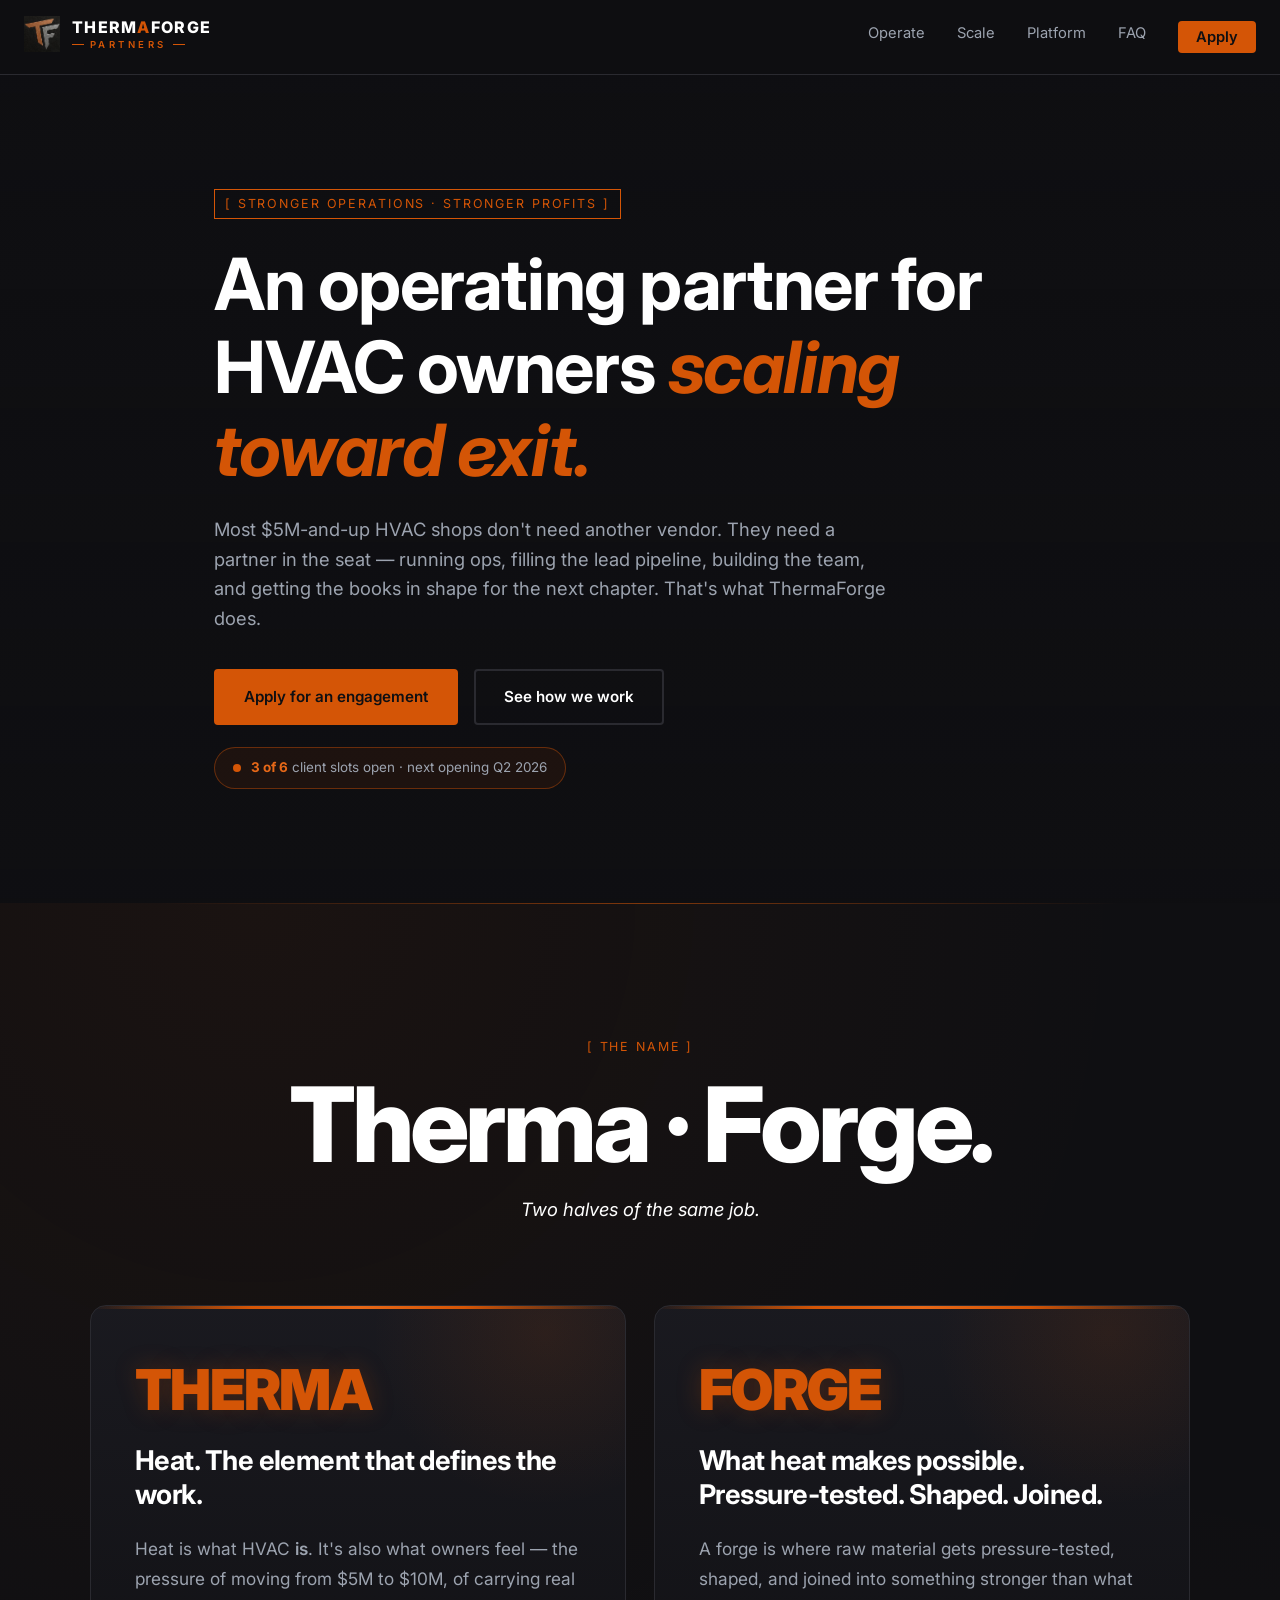
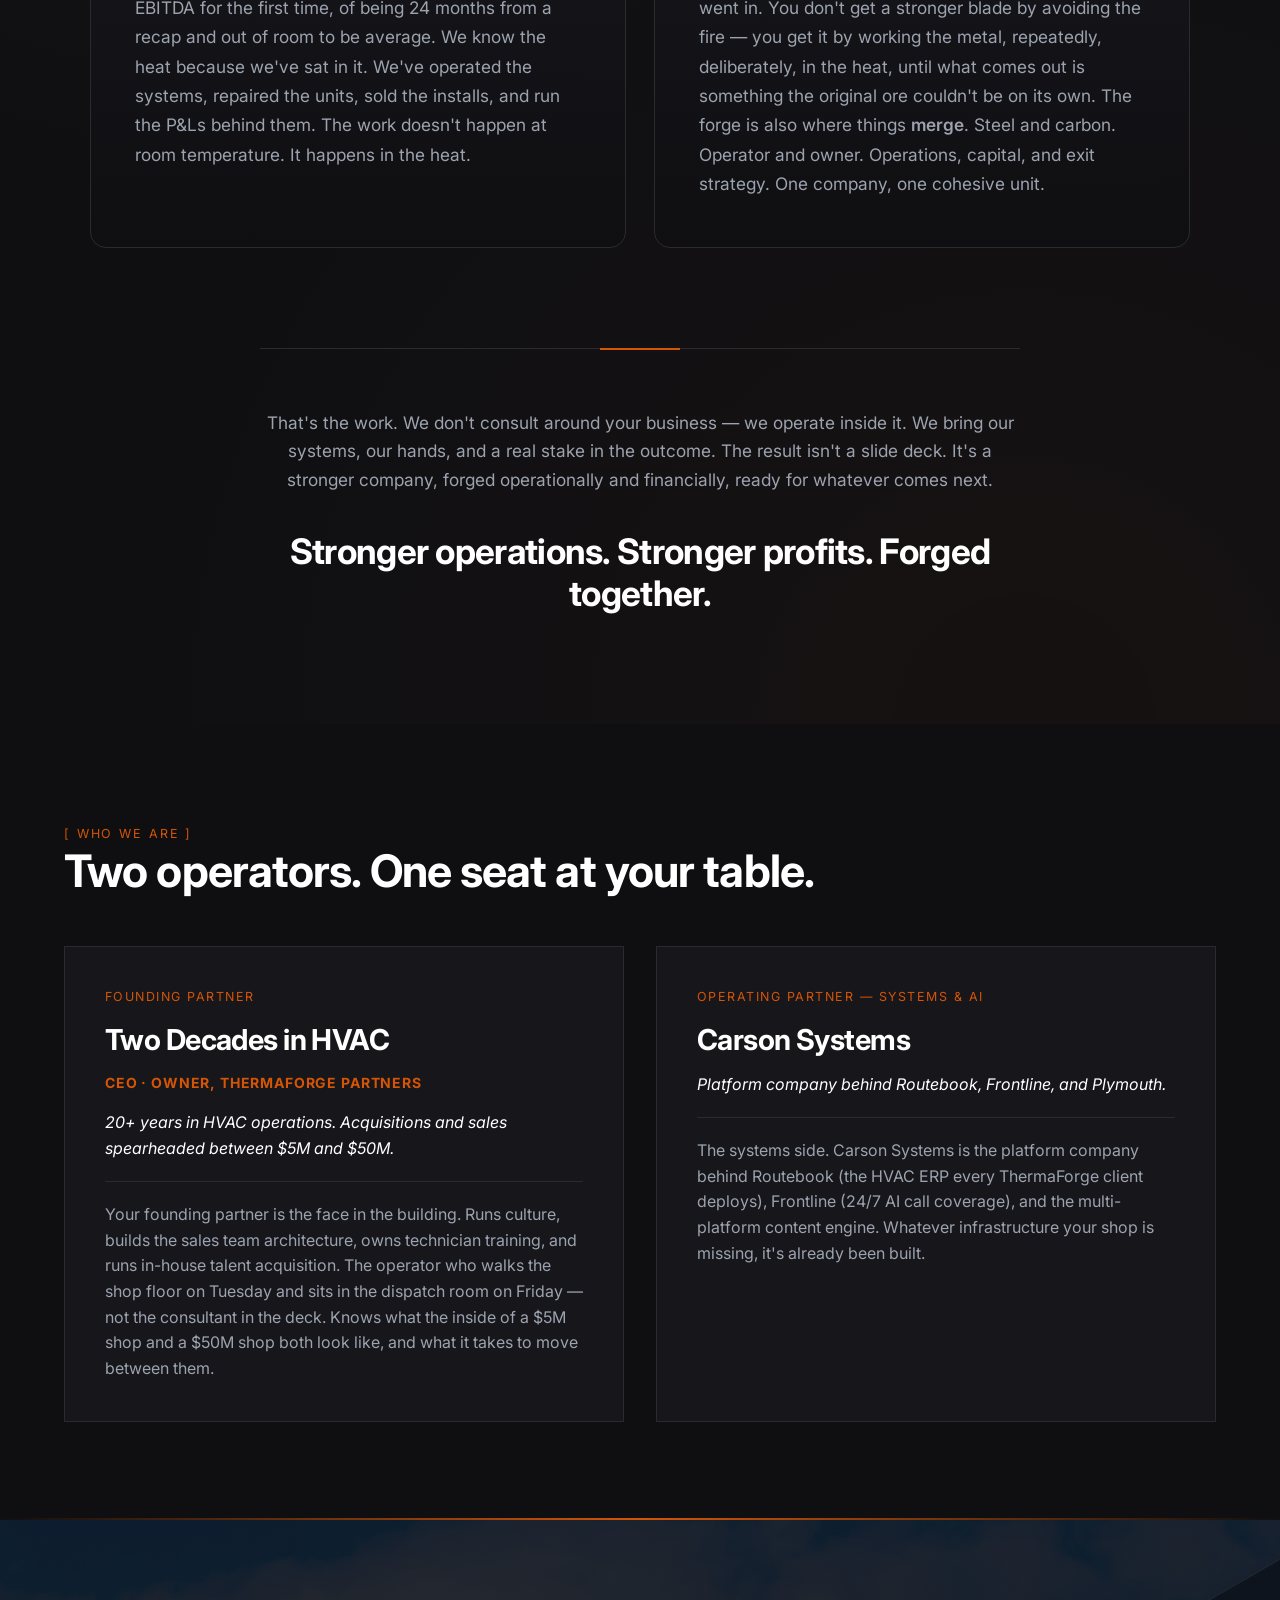
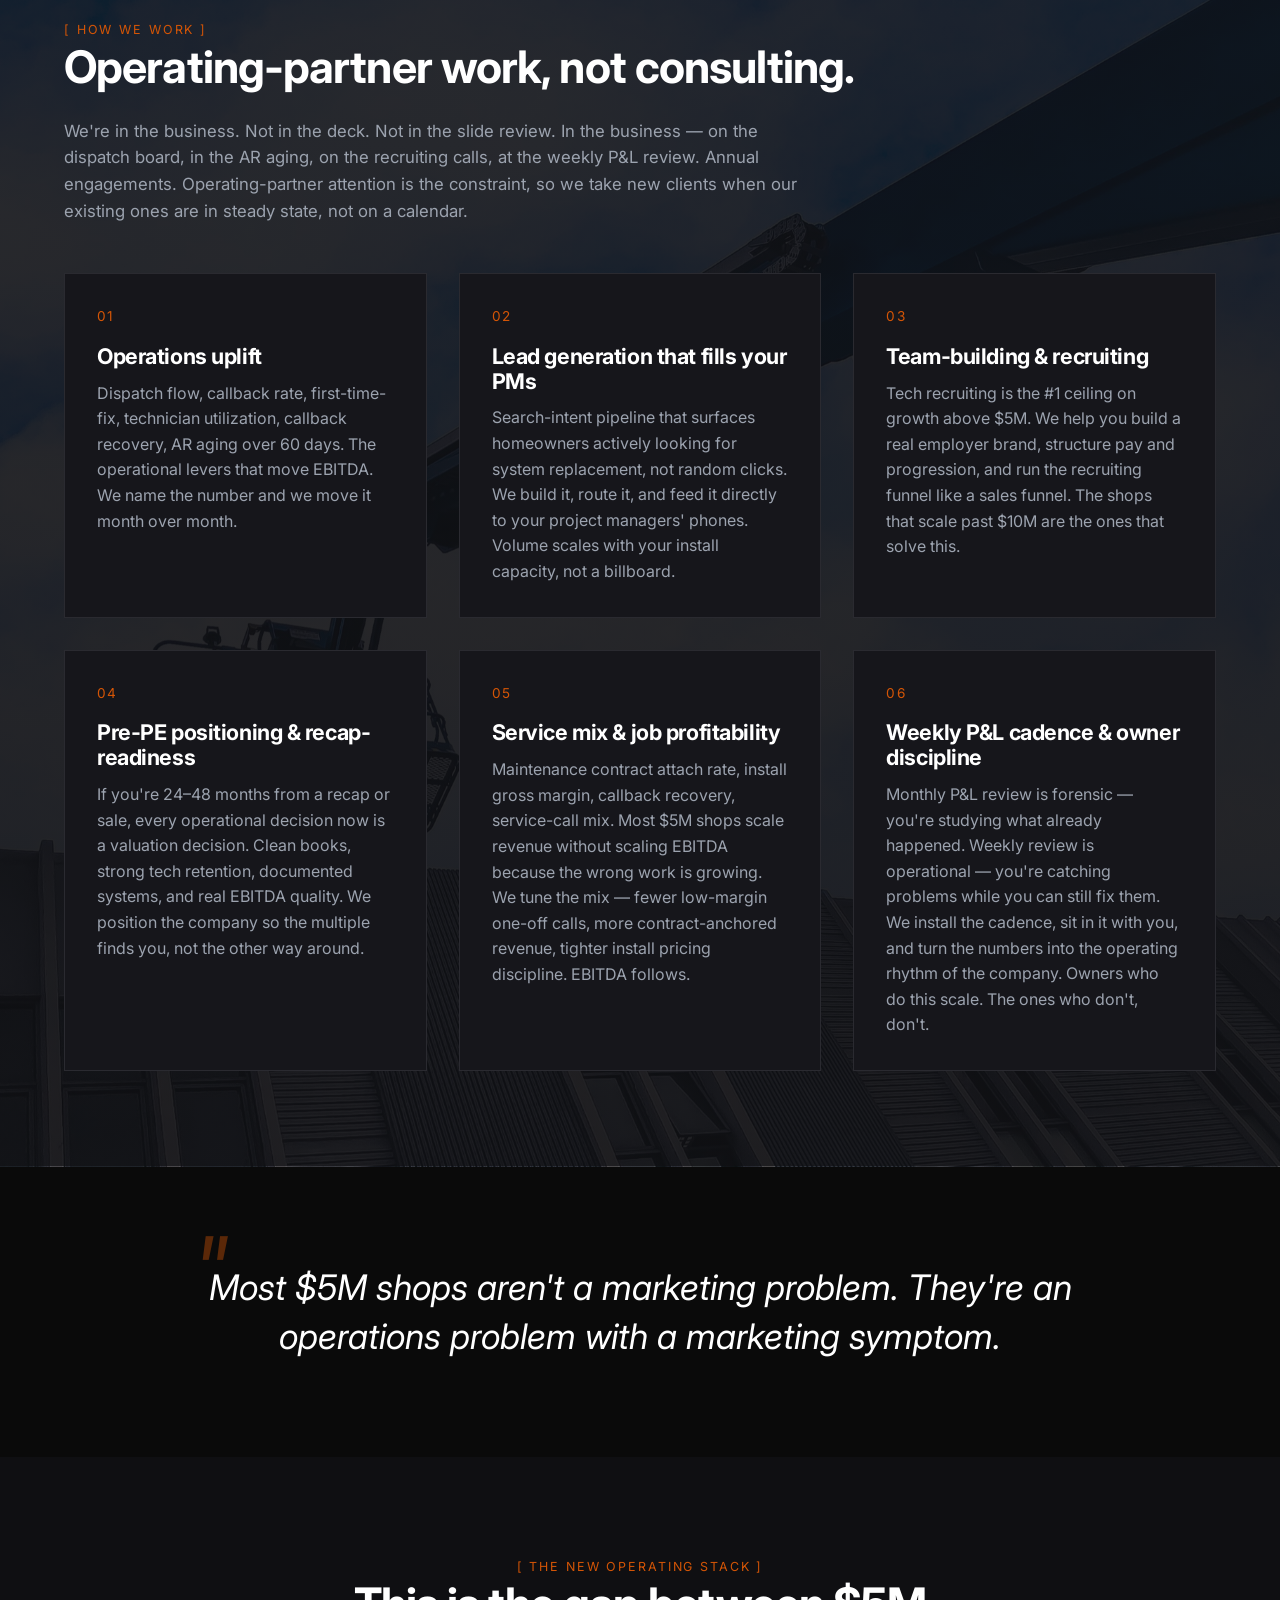
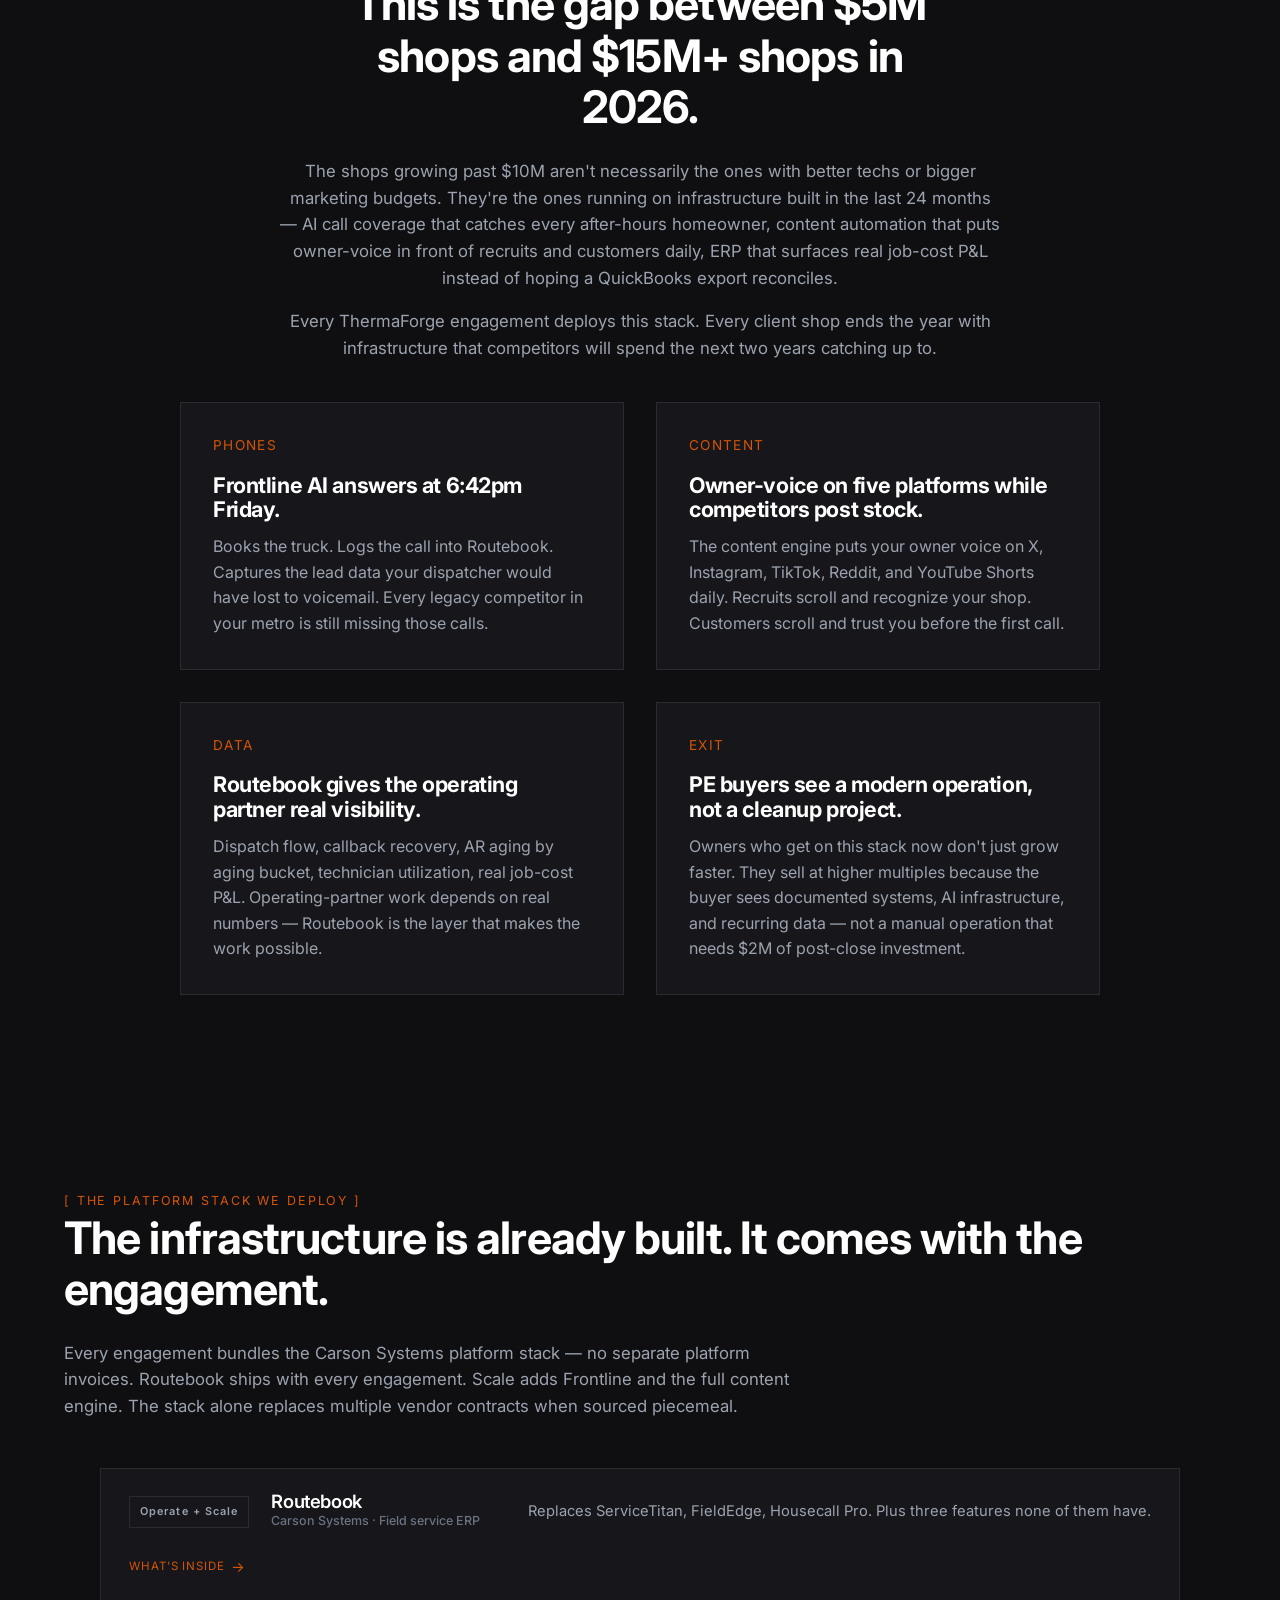
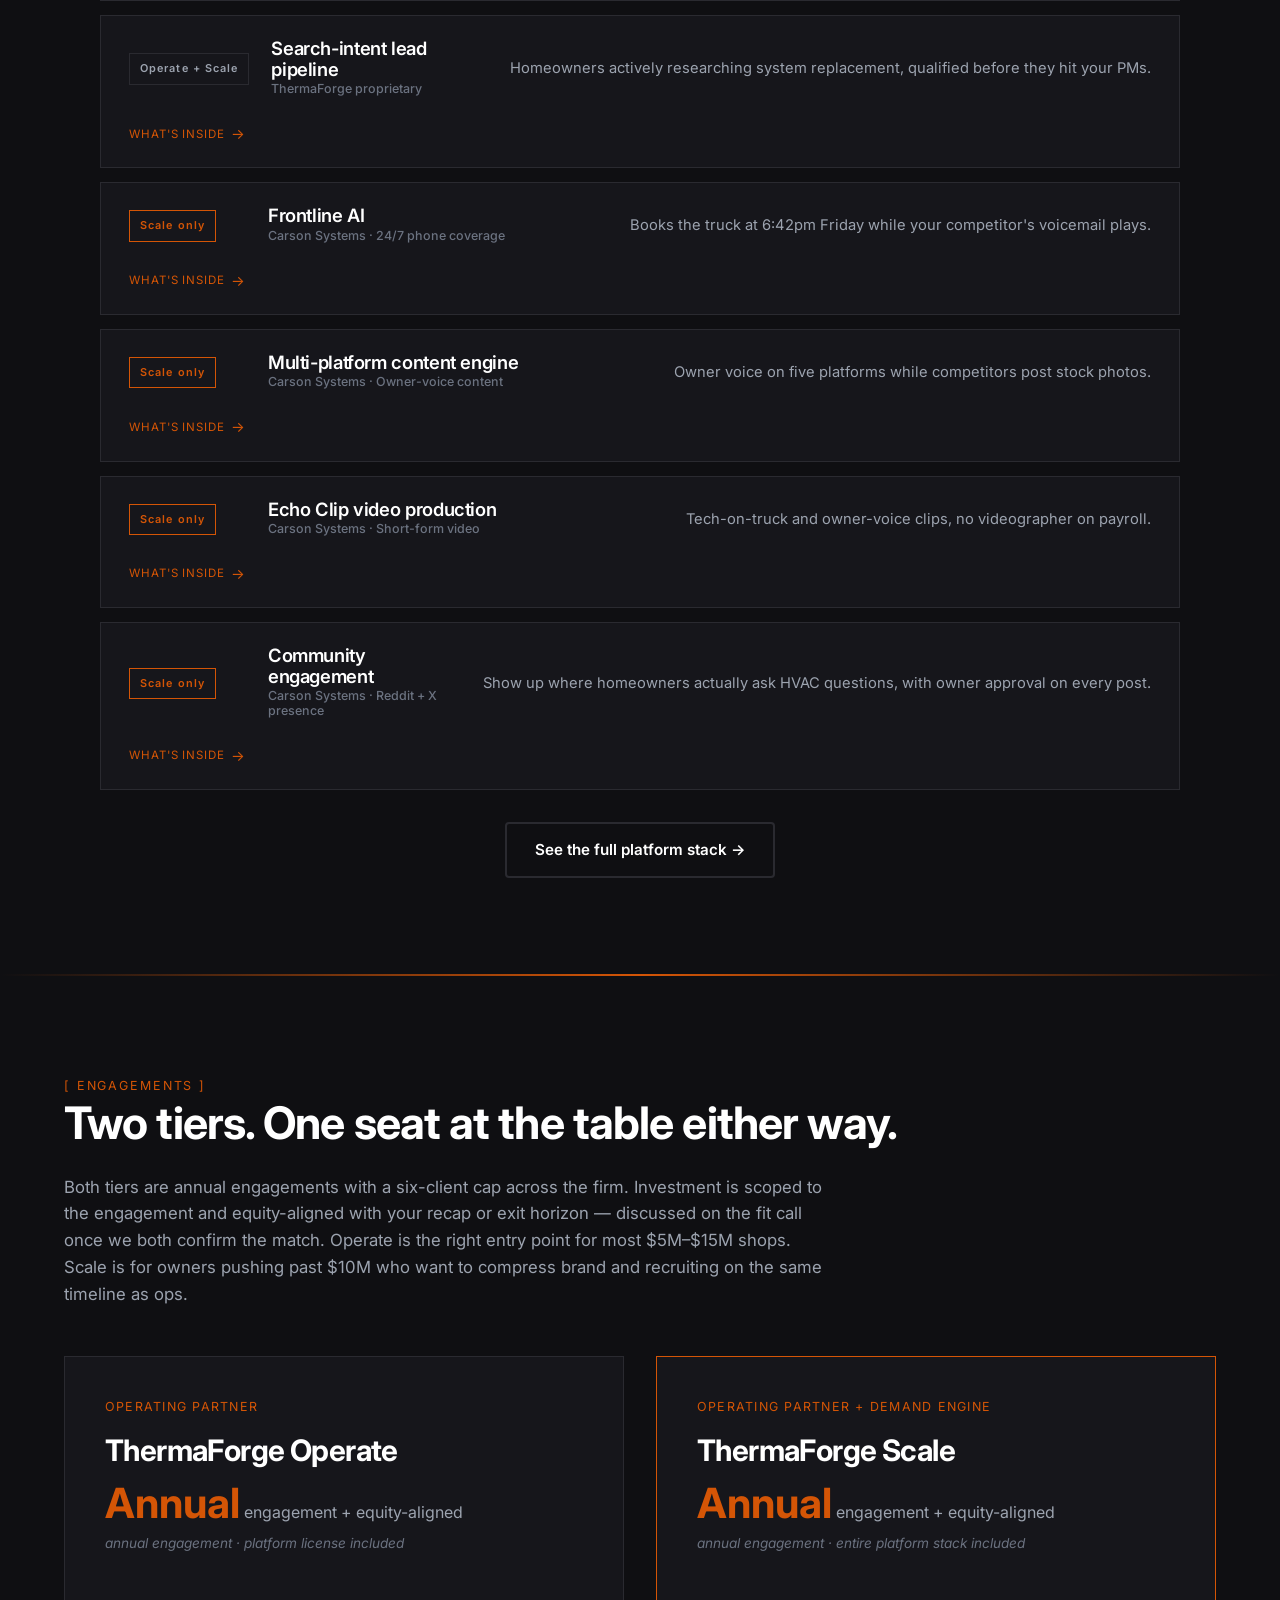
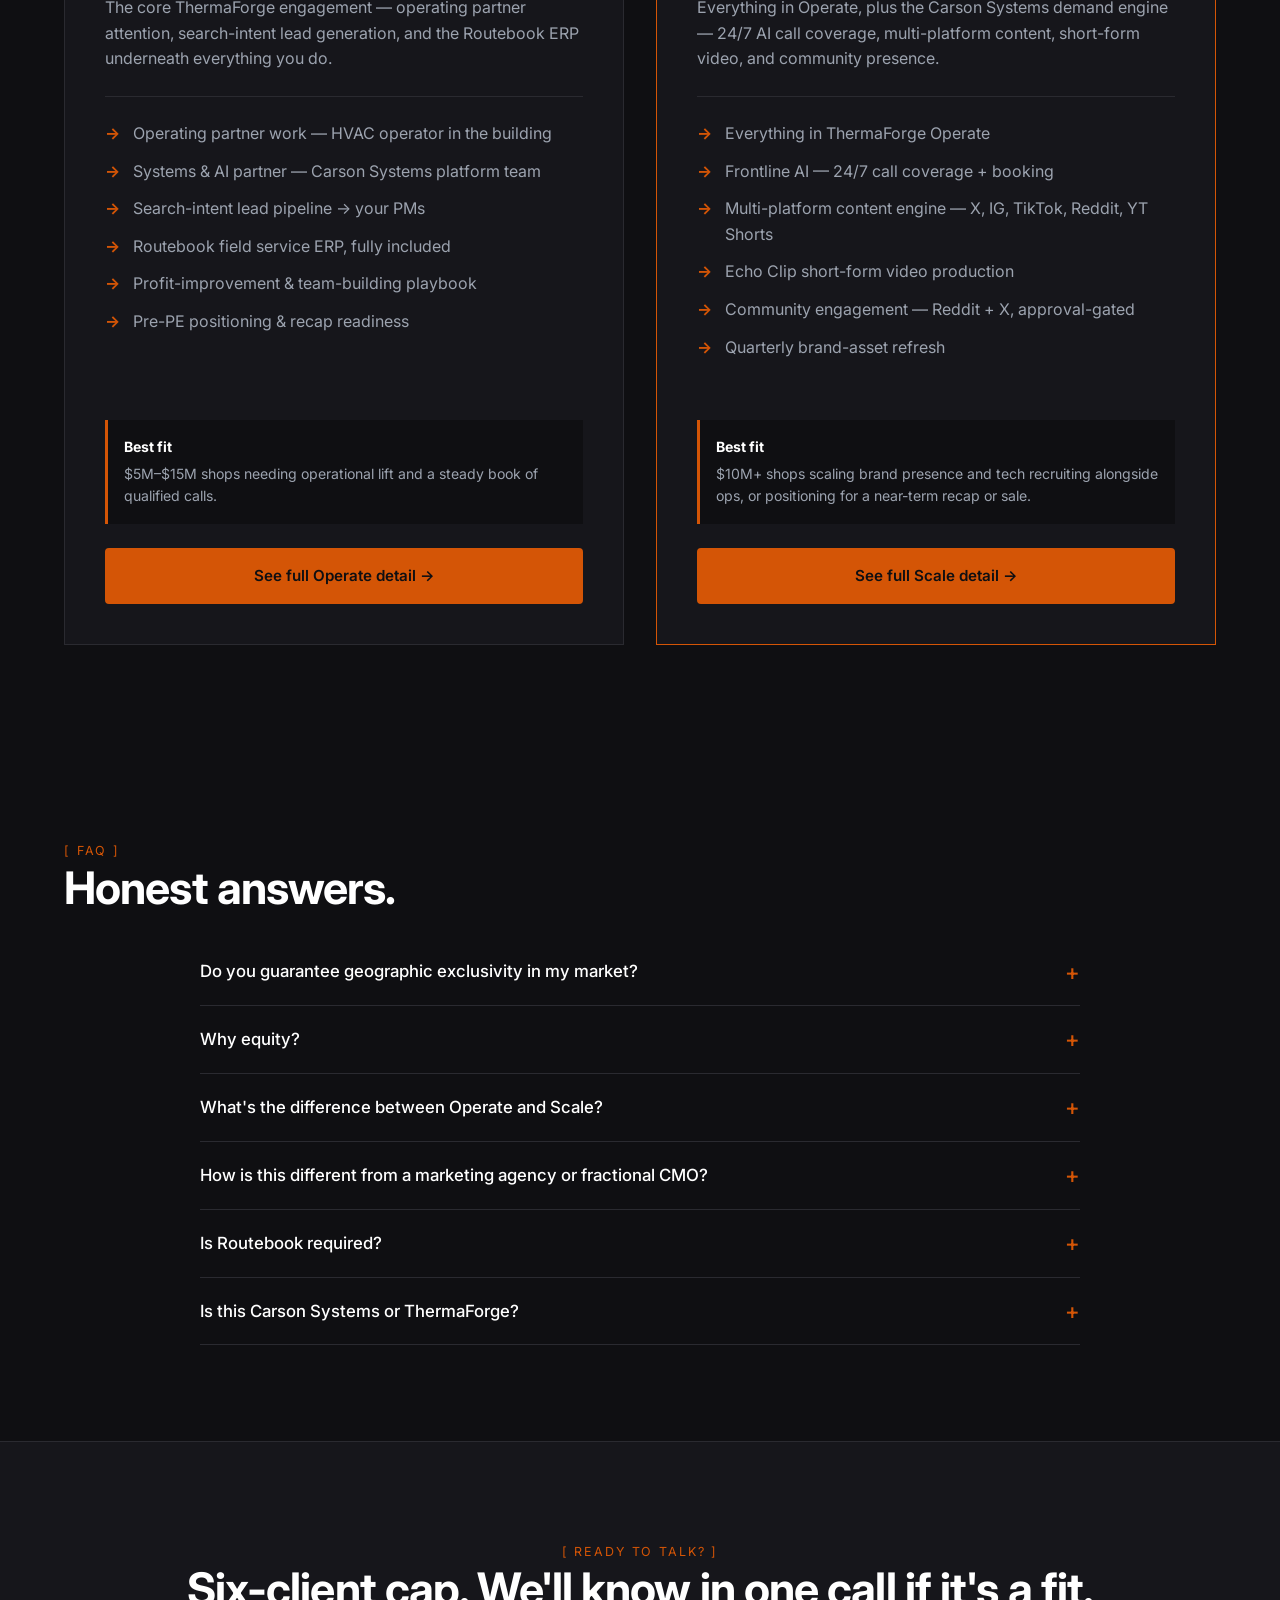
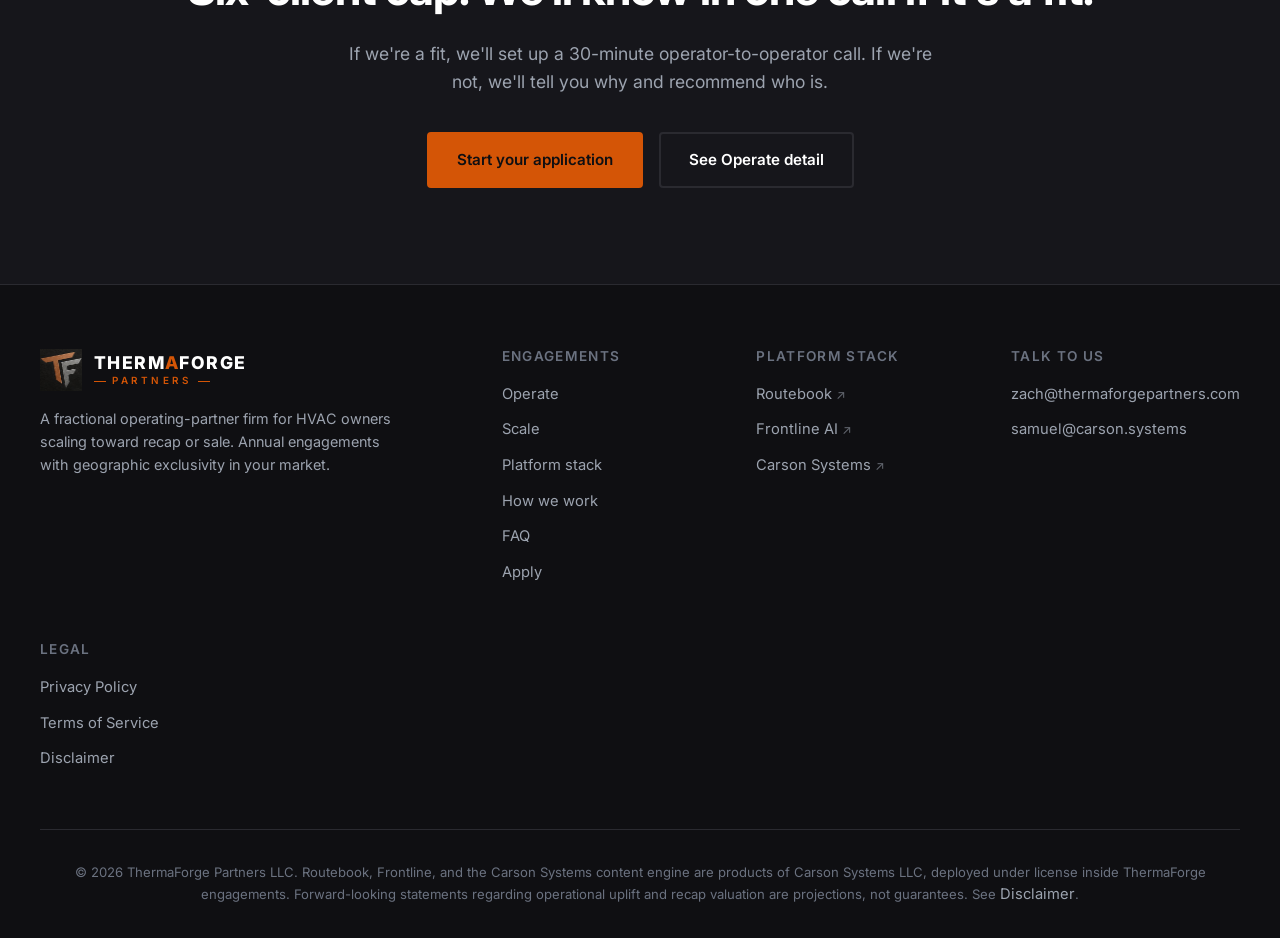
<file: index.html>
<!DOCTYPE html>
<html lang="en">
<head>
<meta charset="UTF-8" />
<meta name="viewport" content="width=device-width, initial-scale=1.0" />
<title>ThermaForge Partners — operating partner for HVAC owners scaling toward exit</title>
<meta name="description" content="An operating partner for HVAC owners scaling toward recap or sale. Annual engagements with geographic exclusivity, ops uplift, lead generation, and the Routebook ERP platform included." />
<meta property="og:title" content="ThermaForge Partners" />
<meta property="og:description" content="Operating partner for HVAC owners scaling toward exit. Annual engagements. Geographic exclusivity." />
<meta property="og:image" content="https://thermaforgepartners.com/assets/photos/hero-01-rooftop-skyline.jpg" />
<meta name="twitter:card" content="summary_large_image" />
<link rel="icon" href="/assets/tf-monogram.png" type="image/png" />
<link rel="preconnect" href="https://fonts.googleapis.com" />
<link rel="preconnect" href="https://fonts.gstatic.com" crossorigin />
<link rel="stylesheet" href="https://fonts.googleapis.com/css2?family=Inter:wght@400;500;600;700;800&display=swap" />
<link rel="stylesheet" href="/styles.css" />
<link rel="canonical" href="https://thermaforgepartners.com/" />
</head>
<body>

<nav class="tf-nav">
  <a href="/" class="tf-nav-logo">
    <img src="/assets/tf-monogram.png" alt="" />
    <span class="tf-wordmark"><span class="tf-wordmark-main">THERM<span class="tf-a">A</span>FORGE</span><span class="tf-wordmark-sub">PARTNERS</span></span>
  </a>
  <a href="/operate">Operate</a>
  <a href="/scale">Scale</a>
  <a href="/platform">Platform</a>
  <a href="#faq">FAQ</a>
  <a href="/apply" class="tf-nav-cta">Apply</a>
</nav>

<section class="tf-hero">
  <div class="tf-hero-bg">
    <div class="tf-hero-slide" style="background-image:url('/assets/photos/hero-01-rooftop-skyline.jpg')"></div>
    <div class="tf-hero-slide" style="background-image:url('/assets/photos/hero-02-rooftop-array.jpg')"></div>
    <div class="tf-hero-slide" style="background-image:url('/assets/photos/detail-manlift.jpg')"></div>
  </div>
  <div class="tf-hero-overlay"></div>
  <div class="tf-hero-content">
    <span class="tf-eyebrow">[ STRONGER OPERATIONS · STRONGER PROFITS ]</span>
    <h1>An operating partner for HVAC owners <em>scaling toward exit.</em></h1>
    <p class="tf-hero-sub">
      Most $5M-and-up HVAC shops don't need another vendor. They need a partner in the seat — running ops, filling the lead pipeline, building the team, and getting the books in shape for the next chapter. That's what ThermaForge does.
    </p>
    <div class="tf-hero-ctas">
      <a href="/apply" class="tf-btn-primary">Apply for an engagement</a>
      <a href="#how-we-work" class="tf-btn-secondary">See how we work</a>
    </div>
    <div class="tf-slot-badge">
      <span class="dot"></span>
      <span class="text"><strong>3 of 6</strong> client slots open · next opening Q2 2026</span>
    </div>
  </div>
</section>

<section class="tf-section tf-name-section" id="the-name">
  <div class="tf-container">
    <span class="tf-section-head">[ THE NAME ]</span>
    <h2>Therma · Forge.</h2>
    <p style="max-width: 760px; font-size: 1.15rem; color: var(--tf-steel);">Two halves of the same job.</p>

    <div class="tf-name-grid">
      <div class="tf-name-block">
        <span class="tf-name-tag">THERMA</span>
        <h3>Heat. The element that defines the work.</h3>
        <p>Heat is what HVAC <em style="font-style:normal;color:var(--tf-copper);font-weight:600;">is</em>. It's also what owners feel — the pressure of moving from $5M to $10M, of carrying real EBITDA for the first time, of being 24 months from a recap and out of room to be average. We know the heat because we've sat in it. We've operated the systems, repaired the units, sold the installs, and run the P&amp;Ls behind them. The work doesn't happen at room temperature. It happens in the heat.</p>
      </div>
      <div class="tf-name-block">
        <span class="tf-name-tag">FORGE</span>
        <h3>What heat makes possible. Pressure-tested. Shaped. Joined.</h3>
        <p>A forge is where raw material gets pressure-tested, shaped, and joined into something stronger than what went in. You don't get a stronger blade by avoiding the fire — you get it by working the metal, repeatedly, deliberately, in the heat, until what comes out is something the original ore couldn't be on its own. The forge is also where things <em style="font-style:normal;color:var(--tf-copper);font-weight:600;">merge</em>. Steel and carbon. Operator and owner. Operations, capital, and exit strategy. One company, one cohesive unit.</p>
      </div>
    </div>

    <div class="tf-name-conclusion">
      <p>That's the work. We don't consult around your business — we operate inside it. We bring our systems, our hands, and a real stake in the outcome. The result isn't a slide deck. It's a stronger company, forged operationally and financially, ready for whatever comes next.</p>
      <p class="tf-name-tagline">Stronger operations. Stronger profits. Forged together.</p>
    </div>
  </div>
</section>

<section class="tf-section">
  <div class="tf-container">
    <span class="tf-section-head">[ WHO WE ARE ]</span>
    <h2>Two operators. One seat at your table.</h2>
    <div class="tf-partners-grid">
      <article class="tf-partner-card">
        <p class="tf-card-tag">Founding Partner</p>
        <h3>Two Decades in HVAC</h3>
        <p class="tf-partner-title" style="font-size: 14px; color: var(--tf-orange); font-weight: 700; letter-spacing: 0.06em; text-transform: uppercase; margin: 4px 0 10px;">CEO &middot; Owner, ThermaForge Partners</p>
        <p class="tf-credibility">20+ years in HVAC operations. Acquisitions and sales spearheaded between $5M and $50M.</p>
        <p>Your founding partner is the face in the building. Runs culture, builds the sales team architecture, owns technician training, and runs in-house talent acquisition. The operator who walks the shop floor on Tuesday and sits in the dispatch room on Friday — not the consultant in the deck. Knows what the inside of a $5M shop and a $50M shop both look like, and what it takes to move between them.</p>
      </article>
      <article class="tf-partner-card">
        <p class="tf-card-tag">Operating Partner — Systems &amp; AI</p>
        <h3>Carson Systems</h3>
        <p class="tf-credibility">Platform company behind Routebook, Frontline, and Plymouth.</p>
        <p>The systems side. Carson Systems is the platform company behind Routebook (the HVAC ERP every ThermaForge client deploys), Frontline (24/7 AI call coverage), and the multi-platform content engine. Whatever infrastructure your shop is missing, it's already been built.</p>
      </article>
    </div>
  </div>
</section>

<div class="tf-divider-orange"></div>

<section class="tf-section" id="how-we-work" style="background-image: linear-gradient(rgba(15,15,18,0.88), rgba(15,15,18,0.92)), url('/assets/photos/detail-manlift.jpg'); background-size: cover; background-position: center;">
  <div class="tf-container">
    <span class="tf-section-head">[ HOW WE WORK ]</span>
    <h2>Operating-partner work, not consulting.</h2>
    <p style="max-width: 760px; font-size: 1.05rem;">
      We're in the business. Not in the deck. Not in the slide review. In the business — on the dispatch board, in the AR aging, on the recruiting calls, at the weekly P&amp;L review. Annual engagements. Operating-partner attention is the constraint, so we take new clients when our existing ones are in steady state, not on a calendar.
    </p>
    <div class="tf-detail-grid">
      <div class="tf-detail-block">
        <span class="tf-block-num">01</span>
        <h3>Operations uplift</h3>
        <p>Dispatch flow, callback rate, first-time-fix, technician utilization, callback recovery, AR aging over 60 days. The operational levers that move EBITDA. We name the number and we move it month over month.</p>
      </div>
      <div class="tf-detail-block">
        <span class="tf-block-num">02</span>
        <h3>Lead generation that fills your PMs</h3>
        <p>Search-intent pipeline that surfaces homeowners actively looking for system replacement, not random clicks. We build it, route it, and feed it directly to your project managers' phones. Volume scales with your install capacity, not a billboard.</p>
      </div>
      <div class="tf-detail-block">
        <span class="tf-block-num">03</span>
        <h3>Team-building &amp; recruiting</h3>
        <p>Tech recruiting is the #1 ceiling on growth above $5M. We help you build a real employer brand, structure pay and progression, and run the recruiting funnel like a sales funnel. The shops that scale past $10M are the ones that solve this.</p>
      </div>
      <div class="tf-detail-block">
        <span class="tf-block-num">04</span>
        <h3>Pre-PE positioning &amp; recap-readiness</h3>
        <p>If you're 24–48 months from a recap or sale, every operational decision now is a valuation decision. Clean books, strong tech retention, documented systems, and real EBITDA quality. We position the company so the multiple finds you, not the other way around.</p>
      </div>
      <div class="tf-detail-block">
        <span class="tf-block-num">05</span>
        <h3>Service mix &amp; job profitability</h3>
        <p>Maintenance contract attach rate, install gross margin, callback recovery, service-call mix. Most $5M shops scale revenue without scaling EBITDA because the wrong work is growing. We tune the mix — fewer low-margin one-off calls, more contract-anchored revenue, tighter install pricing discipline. EBITDA follows.</p>
      </div>
      <div class="tf-detail-block">
        <span class="tf-block-num">06</span>
        <h3>Weekly P&amp;L cadence &amp; owner discipline</h3>
        <p>Monthly P&amp;L review is forensic — you're studying what already happened. Weekly review is operational — you're catching problems while you can still fix them. We install the cadence, sit in it with you, and turn the numbers into the operating rhythm of the company. Owners who do this scale. The ones who don't, don't.</p>
      </div>
    </div>
  </div>
</section>

<section class="tf-pullquote" style="background: #0a0a0a;">
  <blockquote>
    Most $5M shops aren't a marketing problem. They're an operations problem with a marketing symptom.
  </blockquote>
</section>

<section class="tf-section" id="new-stack">
  <div class="tf-container" style="text-align: center;">
    <span class="tf-section-head">[ THE NEW OPERATING STACK ]</span>
    <h2 style="max-width: 22ch; margin-left: auto; margin-right: auto;">This is the gap between $5M shops and $15M+ shops in 2026.</h2>
    <p style="max-width: 720px; font-size: 1.05rem; margin-left: auto; margin-right: auto;">
      The shops growing past $10M aren't necessarily the ones with better techs or bigger marketing budgets. They're the ones running on infrastructure built in the last 24 months — AI call coverage that catches every after-hours homeowner, content automation that puts owner-voice in front of recruits and customers daily, ERP that surfaces real job-cost P&amp;L instead of hoping a QuickBooks export reconciles.
    </p>
    <p style="max-width: 720px; font-size: 1.05rem; margin-left: auto; margin-right: auto; margin-top: 16px;">
      Every ThermaForge engagement deploys this stack. Every client shop ends the year with infrastructure that competitors will spend the next two years catching up to.
    </p>
    <div class="tf-detail-grid" style="margin-top: 40px; grid-template-columns: repeat(auto-fit, minmax(380px, 1fr)); max-width: 920px; margin-left: auto; margin-right: auto; text-align: left;">
      <div class="tf-detail-block">
        <span class="tf-block-num">PHONES</span>
        <h3>Frontline AI answers at 6:42pm Friday.</h3>
        <p>Books the truck. Logs the call into Routebook. Captures the lead data your dispatcher would have lost to voicemail. Every legacy competitor in your metro is still missing those calls.</p>
      </div>
      <div class="tf-detail-block">
        <span class="tf-block-num">CONTENT</span>
        <h3>Owner-voice on five platforms while competitors post stock.</h3>
        <p>The content engine puts your owner voice on X, Instagram, TikTok, Reddit, and YouTube Shorts daily. Recruits scroll and recognize your shop. Customers scroll and trust you before the first call.</p>
      </div>
      <div class="tf-detail-block">
        <span class="tf-block-num">DATA</span>
        <h3>Routebook gives the operating partner real visibility.</h3>
        <p>Dispatch flow, callback recovery, AR aging by aging bucket, technician utilization, real job-cost P&amp;L. Operating-partner work depends on real numbers — Routebook is the layer that makes the work possible.</p>
      </div>
      <div class="tf-detail-block">
        <span class="tf-block-num">EXIT</span>
        <h3>PE buyers see a modern operation, not a cleanup project.</h3>
        <p>Owners who get on this stack now don't just grow faster. They sell at higher multiples because the buyer sees documented systems, AI infrastructure, and recurring data — not a manual operation that needs $2M of post-close investment.</p>
      </div>
    </div>
  </div>
</section>

<div class="tf-divider-copper"></div>

<section class="tf-section">
  <div class="tf-container">
    <span class="tf-section-head">[ THE PLATFORM STACK WE DEPLOY ]</span>
    <h2>The infrastructure is already built. It comes with the engagement.</h2>
    <p style="max-width: 760px; font-size: 1.05rem;">
      Every engagement bundles the Carson Systems platform stack — no separate platform invoices. Routebook ships with every engagement. Scale adds Frontline and the full content engine. The stack alone replaces multiple vendor contracts when sourced piecemeal.
    </p>
    <div class="tf-platform-grid">

      <details class="tf-platform-card-expand">
        <summary class="tf-platform-card-summary">
          <span class="tf-tier-badge">Operate + Scale</span>
          <h3>Routebook <span class="tf-summary-tag">Carson Systems · Field service ERP</span></h3>
          <p class="tf-card-tagline">Replaces ServiceTitan, FieldEdge, Housecall Pro. Plus three features none of them have.</p>
          <span class="tf-expand-cue">What's inside <span class="tf-cue-arrow">→</span></span>
        </summary>
        <div class="tf-platform-card-body">
          <h4>Core ERP</h4>
          <p>Dispatch board, jobs, invoicing, AR aging, inventory and truck stock, mobile tech app, and real job-cost P&amp;L by job, by tech, by truck. Everything ServiceTitan does, without the per-seat tax and the upsell pressure.</p>

          <h4>Reviews &amp; Reputation</h4>
          <p>Auto-prompts the customer for a Google or Yelp review the moment the WO is closed. Tracks star rating per technician over time. Surfaces 1-star alerts to the owner immediately so a bad review gets addressed before it sits on the listing for two weeks. The highest-leverage marketing system in HVAC, built into the dispatch loop instead of bolted on.</p>

          <h4>Lead Source &amp; Marketing ROI</h4>
          <p>Every inbound call gets tagged with source — Google Ads, organic search, repeat customer, referral, Frontline AI inbound, NextDoor. The dashboard shows CAC by source and LTV by source side-by-side. Owner stops spending on the channels that don't pay back, doubles down on the ones that do. Marketing budget gets reallocated on data, not vibes.</p>

          <div class="tf-moat-callout">
            <span class="tf-moat-label">— THE MOAT —</span>
            <h4>Frontline AI integration on the work order</h4>
            <p>When Jennifer books a call, the WO is created with the call recording embedded. The technician listens to the customer describe the problem before they roll. They walk in already knowing what's wrong. First-time-fix rate climbs, callback rate drops, customer trust spikes because the tech "already knew."</p>
            <p>Nobody else has this. Not ServiceTitan. Not FieldEdge. Not Housecall Pro. Not Jobber. Routebook is the only HVAC ERP that owns both Frontline AI and the dispatch system in the same stack — which means the integration is native, not a third-party API bolted on top. This is the structural advantage that doesn't get caught up to in 18 months.</p>
          </div>

          <a class="tf-ext-link" href="https://runroutebook.com" target="_blank" rel="noopener">Visit Routebook <span class="ext-link-arrow">↗</span></a>
        </div>
      </details>

      <details class="tf-platform-card-expand">
        <summary class="tf-platform-card-summary">
          <span class="tf-tier-badge">Operate + Scale</span>
          <h3>Search-intent lead pipeline <span class="tf-summary-tag">ThermaForge proprietary</span></h3>
          <p class="tf-card-tagline">Homeowners actively researching system replacement, qualified before they hit your PMs.</p>
          <span class="tf-expand-cue">What's inside <span class="tf-cue-arrow">→</span></span>
        </summary>
        <div class="tf-platform-card-body">
          <h4>How it works</h4>
          <p>Surfacing homeowners who are actively researching system replacement — not idly browsing, actively pricing it out. Routed through automation, qualified against your service area and target ticket size, and delivered to your project managers as warm leads with the homeowner's research context attached.</p>
          <h4>Why this is different from Google Ads</h4>
          <p>Google Ads bid on the same five keywords every other HVAC shop in your metro is bidding on. CAC has been climbing for three years and tickets aren't keeping up. Search-intent capture happens upstream of the auction — the homeowner is found while they're still in research mode, before they've Googled "HVAC near me" and triggered the bidding war. Lower CAC, higher close rate, ticket size in your target band.</p>
        </div>
      </details>

      <details class="tf-platform-card-expand">
        <summary class="tf-platform-card-summary">
          <span class="tf-tier-badge tf-scale-only">Scale only</span>
          <h3>Frontline AI <span class="tf-summary-tag">Carson Systems · 24/7 phone coverage</span></h3>
          <p class="tf-card-tagline">Books the truck at 6:42pm Friday while your competitor's voicemail plays.</p>
          <span class="tf-expand-cue">What's inside <span class="tf-cue-arrow">→</span></span>
        </summary>
        <div class="tf-platform-card-body">
          <h4>What Jennifer does</h4>
          <p>24/7 AI call coverage. Answers every after-hours, weekend, and overflow call. Books appointments directly into the Routebook dispatch board. Captures lead data — name, address, system age, problem description. Transfers genuine emergencies to the on-call manager. Logs every call with full transcript and audio.</p>
          <h4>What it replaces</h4>
          <p>Voicemail (which loses the call ~70% of the time on the first miss), call-center contracts at $1.50–$3 per minute, and the after-hours stress tax on the owner's spouse. The numbers on a $5M shop usually pencil out to 8–12 missed calls per week — at $400 average ticket, that's $4K/week of missed dispatch. Frontline is bundled into Scale.</p>
          <a class="tf-ext-link" href="https://frontline.carson.systems" target="_blank" rel="noopener">Visit Frontline <span class="ext-link-arrow">↗</span></a>
        </div>
      </details>

      <details class="tf-platform-card-expand">
        <summary class="tf-platform-card-summary">
          <span class="tf-tier-badge tf-scale-only">Scale only</span>
          <h3>Multi-platform content engine <span class="tf-summary-tag">Carson Systems · Owner-voice content</span></h3>
          <p class="tf-card-tagline">Owner voice on five platforms while competitors post stock photos.</p>
          <span class="tf-expand-cue">What's inside <span class="tf-cue-arrow">→</span></span>
        </summary>
        <div class="tf-platform-card-body">
          <h4>What ships</h4>
          <p>Content production and scheduled deployment to X, Instagram, TikTok, Reddit, and YouTube Shorts. Owner-voice content — not the stock-photo SaaS posts that every HVAC marketing agency cranks out. Field photos, jobsite walkthroughs, owner-on-camera explanations of why the contactor failed and what good looks like.</p>
          <h4>What it does for the business</h4>
          <p>Two compounding outcomes. Tech recruiting: when a journeyman in your metro scrolls Instagram, your shop is recognizable, the owner has a face, the culture is visible. Application volume goes up, quality goes up. Customer trust: when a homeowner Googles your shop, the social presence backs up the Google reviews. Close rate goes up because the trust is pre-built before the first call.</p>
        </div>
      </details>

      <details class="tf-platform-card-expand">
        <summary class="tf-platform-card-summary">
          <span class="tf-tier-badge tf-scale-only">Scale only</span>
          <h3>Echo Clip video production <span class="tf-summary-tag">Carson Systems · Short-form video</span></h3>
          <p class="tf-card-tagline">Tech-on-truck and owner-voice clips, no videographer on payroll.</p>
          <span class="tf-expand-cue">What's inside <span class="tf-cue-arrow">→</span></span>
        </summary>
        <div class="tf-platform-card-body">
          <h4>Production model</h4>
          <p>Short-form video for the social channels. Tech-on-the-truck content, install walkthroughs, owner-voice clips, customer reaction edits. Scales without you needing a videographer on payroll or paying $3K per polished video to an agency.</p>
          <h4>What it produces</h4>
          <p>Roughly 12–20 short-form clips per month across the engagement, mixed across formats and platforms. Output paces with whatever shows up on a typical week of jobsites — the production engine is built to take raw field footage and produce platform-native edits, not to require studio shoots.</p>
        </div>
      </details>

      <details class="tf-platform-card-expand">
        <summary class="tf-platform-card-summary">
          <span class="tf-tier-badge tf-scale-only">Scale only</span>
          <h3>Community engagement <span class="tf-summary-tag">Carson Systems · Reddit + X presence</span></h3>
          <p class="tf-card-tagline">Show up where homeowners actually ask HVAC questions, with owner approval on every post.</p>
          <span class="tf-expand-cue">What's inside <span class="tf-cue-arrow">→</span></span>
        </summary>
        <div class="tf-platform-card-body">
          <h4>Where it operates</h4>
          <p>Reddit (r/HVAC, r/HomeImprovement, regional subs in your service area) and X. The threads where homeowners ask "is this contactor failing or do I need a new compressor" or "what's a fair price for a 3-ton system in [your metro]."</p>
          <h4>Why approval-gated</h4>
          <p>Every post sits in your owner-approval queue before it ships. You see the thread, the proposed reply, the technical accuracy check. One tap to approve, one tap to reject. Drives organic trust over months — not days. Slow-burn marketing channel that compounds.</p>
        </div>
      </details>

    </div>
    <p style="margin-top: 32px; text-align: center;"><a href="/platform" class="tf-btn-secondary">See the full platform stack →</a></p>
  </div>
</section>

<div class="tf-divider-orange"></div>

<section class="tf-section" id="pricing">
  <div class="tf-container">
    <span class="tf-section-head">[ ENGAGEMENTS ]</span>
    <h2>Two tiers. One seat at the table either way.</h2>
    <p style="max-width: 760px; font-size: 1.05rem;">
      Both tiers are annual engagements with a six-client cap across the firm. Investment is scoped to the engagement and equity-aligned with your recap or exit horizon — discussed on the fit call once we both confirm the match. Operate is the right entry point for most $5M–$15M shops. Scale is for owners pushing past $10M who want to compress brand and recruiting on the same timeline as ops.
    </p>
    <div class="tf-tiers-grid">
      <article class="tf-tier-card">
        <p class="tf-tier-tag">Operating partner</p>
        <h3>ThermaForge Operate</h3>
        <div><span class="tf-price">Annual</span><span class="tf-price-suffix">engagement + equity-aligned</span></div>
        <p class="tf-tier-meta">annual engagement · platform license included</p>
        <p>The core ThermaForge engagement — operating partner attention, search-intent lead generation, and the Routebook ERP underneath everything you do.</p>
        <ul>
          <li>Operating partner work — HVAC operator in the building</li>
          <li>Systems &amp; AI partner — Carson Systems platform team</li>
          <li>Search-intent lead pipeline → your PMs</li>
          <li>Routebook field service ERP, fully included</li>
          <li>Profit-improvement &amp; team-building playbook</li>
          <li>Pre-PE positioning &amp; recap readiness</li>
        </ul>
        <div class="tf-best-fit">
          <strong>Best fit</strong>
          $5M–$15M shops needing operational lift and a steady book of qualified calls.
        </div>
        <a href="/operate" class="tf-btn-primary">See full Operate detail →</a>
      </article>
      <article class="tf-tier-card tf-tier-featured">
        <p class="tf-tier-tag">Operating partner + demand engine</p>
        <h3>ThermaForge Scale</h3>
        <div><span class="tf-price">Annual</span><span class="tf-price-suffix">engagement + equity-aligned</span></div>
        <p class="tf-tier-meta">annual engagement · entire platform stack included</p>
        <p>Everything in Operate, plus the Carson Systems demand engine — 24/7 AI call coverage, multi-platform content, short-form video, and community presence.</p>
        <ul>
          <li>Everything in ThermaForge Operate</li>
          <li>Frontline AI — 24/7 call coverage + booking</li>
          <li>Multi-platform content engine — X, IG, TikTok, Reddit, YT Shorts</li>
          <li>Echo Clip short-form video production</li>
          <li>Community engagement — Reddit + X, approval-gated</li>
          <li>Quarterly brand-asset refresh</li>
        </ul>
        <div class="tf-best-fit">
          <strong>Best fit</strong>
          $10M+ shops scaling brand presence and tech recruiting alongside ops, or positioning for a near-term recap or sale.
        </div>
        <a href="/scale" class="tf-btn-primary">See full Scale detail →</a>
      </article>
    </div>
  </div>
</section>

<section class="tf-section" id="faq">
  <div class="tf-container">
    <span class="tf-section-head">[ FAQ ]</span>
    <h2>Honest answers.</h2>
    <div class="tf-faq">
      <details>
        <summary>Do you guarantee geographic exclusivity in my market?</summary>
        <p>Yes. Once we engage with a shop in a given metro, we don't take a second engagement that competes with you in the same service area. You're not signing an annual engagement and giving up equity to wake up one morning and find we just took on your crosstown competitor. Exclusivity radius gets defined in the engagement letter against your actual service map, not a zip code.</p>
      </details>
      <details>
        <summary>Why equity?</summary>
        <p>Equity aligns the engagement with the actual outcome. Operating-partner work that pays only on retainer optimizes for the retainer. Operating-partner work that pays on equity optimizes for the recap multiple. The owner and ThermaForge end up in the same boat. Specific terms get negotiated per engagement against the recap timeline.</p>
      </details>
      <details>
        <summary>What's the difference between Operate and Scale?</summary>
        <p>Operate is the operating-partner engagement: ops uplift, lead-gen pipeline, and Routebook ERP. Right for $5M–$15M shops needing their phones ringing and their books cleaned up. Scale adds the full Carson Systems demand engine — 24/7 AI call coverage, multi-platform content, short-form video, and approval-gated community engagement. Right for $10M+ shops scaling brand and tech recruiting alongside ops, or positioning for a near-term recap or sale.</p>
      </details>
      <details>
        <summary>How is this different from a marketing agency or fractional CMO?</summary>
        <p>A marketing agency runs your ads. A fractional CMO writes your strategy deck. We sit in your dispatch meeting on Tuesday, look at your AR aging on Wednesday, and review your tech turnover on Friday. The marketing flows out of fixing the operations, not the other way around. If your operations are broken, the best marketing in the world makes it worse — more calls into a broken intake.</p>
      </details>
      <details>
        <summary>Is Routebook required?</summary>
        <p>Effectively yes. Operating-partner work depends on real visibility into the business — dispatch, AR aging, job costing, P&amp;L. Stitched-together tools and three spreadsheets don't give us what we need. Routebook is the platform layer that lets us actually do the work. It's bundled into every engagement.</p>
      </details>
      <details>
        <summary>Is this Carson Systems or ThermaForge?</summary>
        <p>It's ThermaForge — a separate LLC. Carson Systems is the platform company that licenses Routebook, Frontline, and the content engine to ThermaForge for inclusion in client engagements. Same operating partners, two distinct companies, clear lines on the IP and the books.</p>
      </details>
    </div>
  </div>
</section>

<section class="tf-cta-section">
  <span class="tf-section-head">[ READY TO TALK? ]</span>
  <h2>Six-client cap. We'll know in one call if it's a fit.</h2>
  <p>If we're a fit, we'll set up a 30-minute operator-to-operator call. If we're not, we'll tell you why and recommend who is.</p>
  <div class="tf-cta-buttons">
    <a href="/apply" class="tf-btn-primary">Start your application</a>
    <a href="/operate" class="tf-btn-secondary">See Operate detail</a>
  </div>
</section>

<footer class="tf-footer">
  <div class="tf-footer-grid">
    <div class="tf-footer-brand">
      <a href="/" class="tf-nav-logo">
        <img src="/assets/tf-monogram.png" alt="" />
        <span class="tf-wordmark"><span class="tf-wordmark-main">THERM<span class="tf-a">A</span>FORGE</span><span class="tf-wordmark-sub">PARTNERS</span></span>
      </a>
      <p>A fractional operating-partner firm for HVAC owners scaling toward recap or sale. Annual engagements with geographic exclusivity in your market.</p>
    </div>
    <div>
      <h4>Engagements</h4>
      <ul>
        <li><a href="/operate">Operate</a></li>
        <li><a href="/scale">Scale</a></li>
        <li><a href="/platform">Platform stack</a></li>
        <li><a href="#how-we-work">How we work</a></li>
        <li><a href="#faq">FAQ</a></li>
        <li><a href="/apply">Apply</a></li>
      </ul>
    </div>
    <div>
      <h4>Platform stack</h4>
      <ul>
        <li><a href="https://runroutebook.com" target="_blank" rel="noopener">Routebook<span class="ext-link-arrow">↗</span></a></li>
        <li><a href="https://frontline.carson.systems" target="_blank" rel="noopener">Frontline AI<span class="ext-link-arrow">↗</span></a></li>
        <li><a href="https://carson.systems" target="_blank" rel="noopener">Carson Systems<span class="ext-link-arrow">↗</span></a></li>
      </ul>
    </div>
    <div>
      <h4>Talk to us</h4>
      <ul>
        <li><a href="mailto:zach@thermaforgepartners.com">zach@thermaforgepartners.com</a></li>
        <li><a href="mailto:samuel@carson.systems">samuel@carson.systems</a></li>
      </ul>
    </div>
    <div>
      <h4>Legal</h4>
      <ul>
        <li><a href="/privacy">Privacy Policy</a></li>
        <li><a href="/terms">Terms of Service</a></li>
        <li><a href="/disclaimer">Disclaimer</a></li>
      </ul>
    </div>
  </div>
  <div class="tf-footer-bottom">
    © 2026 ThermaForge Partners LLC. Routebook, Frontline, and the Carson Systems content engine are products of Carson Systems LLC, deployed under license inside ThermaForge engagements. Forward-looking statements regarding operational uplift and recap valuation are projections, not guarantees. See <a href="/disclaimer">Disclaimer</a>.
  </div>
</footer>

<script>
  (function(){
    const path = window.location.pathname.replace(/\/$/, '') || '/';
    document.querySelectorAll('.tf-nav a').forEach(a => {
      const href = a.getAttribute('href');
      if (href === path) a.classList.add('active');
    });
  })();
</script>

<script type="application/ld+json">
{
  "@context": "https://schema.org",
  "@graph": [
    {
      "@type": "ProfessionalService",
      "@id": "https://thermaforgepartners.com/#org",
      "name": "ThermaForge Partners",
      "alternateName": "ThermaForge",
      "url": "https://thermaforgepartners.com",
      "logo": "https://thermaforgepartners.com/assets/tf-monogram.png",
      "image": "https://thermaforgepartners.com/assets/photos/hero-01-rooftop-skyline.jpg",
      "description": "Fractional operating partner for HVAC owners scaling toward recap or sale. Annual engagements with geographic exclusivity. Routebook ERP and Frontline AI bundled.",
      "areaServed": { "@type": "Country", "name": "United States" },
      "serviceType": "Operating Partner Services for HVAC Companies",
      "address": {
        "@type": "PostalAddress",
        "addressLocality": "Nashville",
        "addressRegion": "TN",
        "addressCountry": "US"
      },
      "founder": [
        { "@id": "https://thermaforgepartners.com/#zach" },
        { "@id": "https://thermaforgepartners.com/#samuel" }
      ],
      "sameAs": [
        "https://carson.systems",
        "https://runroutebook.com",
        "https://frontline.carson.systems"
      ],
      "hasOfferCatalog": {
        "@type": "OfferCatalog",
        "name": "ThermaForge engagement tiers",
        "itemListElement": [
          {
            "@type": "Offer",
            "name": "ThermaForge Operate",
            "description": "Operating partner work, search-intent lead pipeline, and Routebook ERP. For $5M-$15M HVAC shops.",
            "url": "https://thermaforgepartners.com/operate"
          },
          {
            "@type": "Offer",
            "name": "ThermaForge Scale",
            "description": "Operate plus the full Carson Systems demand engine — Frontline AI, content engine, video production, community engagement. For $10M+ HVAC shops scaling toward recap or sale.",
            "url": "https://thermaforgepartners.com/scale"
          }
        ]
      }
    },
    {
      "@type": "FAQPage",
      "@id": "https://thermaforgepartners.com/#faq",
      "mainEntity": [
        {
          "@type": "Question",
          "name": "Do you guarantee geographic exclusivity in my market?",
          "acceptedAnswer": {
            "@type": "Answer",
            "text": "Yes. Once we engage with a shop in a given metro, we don't take a second engagement that competes with you in the same service area. Exclusivity radius gets defined in the engagement letter against your actual service map, not a zip code."
          }
        },
        {
          "@type": "Question",
          "name": "Why equity?",
          "acceptedAnswer": {
            "@type": "Answer",
            "text": "Equity aligns the engagement with the actual outcome. Operating-partner work that pays only on retainer optimizes for the retainer. Operating-partner work that pays on equity optimizes for the recap multiple. Specific terms get negotiated per engagement against the recap timeline."
          }
        },
        {
          "@type": "Question",
          "name": "What is the difference between Operate and Scale?",
          "acceptedAnswer": {
            "@type": "Answer",
            "text": "Operate is the operating-partner engagement: ops uplift, lead-gen pipeline, and Routebook ERP. Right for $5M-$15M shops. Scale adds the full Carson Systems demand engine — 24/7 AI call coverage, multi-platform content, short-form video, and approval-gated community engagement. Right for $10M+ shops scaling brand and tech recruiting alongside ops."
          }
        },
        {
          "@type": "Question",
          "name": "How is this different from a marketing agency or fractional CMO?",
          "acceptedAnswer": {
            "@type": "Answer",
            "text": "A marketing agency runs your ads. A fractional CMO writes your strategy deck. ThermaForge sits in your dispatch meeting on Tuesday, looks at your AR aging on Wednesday, and reviews your tech turnover on Friday. The marketing flows out of fixing the operations, not the other way around."
          }
        },
        {
          "@type": "Question",
          "name": "Is Routebook required?",
          "acceptedAnswer": {
            "@type": "Answer",
            "text": "Effectively yes. Operating-partner work depends on real visibility into the business — dispatch, AR aging, job costing, P&L. Routebook is the platform layer that makes the work possible. It is bundled into the engagement at no separate platform invoice."
          }
        },
        {
          "@type": "Question",
          "name": "Is this Carson Systems or ThermaForge?",
          "acceptedAnswer": {
            "@type": "Answer",
            "text": "ThermaForge is a separate LLC. Carson Systems is the platform company that licenses Routebook, Frontline, and the content engine to ThermaForge for inclusion in client engagements. Same operating partners, two distinct companies, clear lines on the IP and the books."
          }
        }
      ]
    }
  ]
}
</script>
</body>
</html>
</file>
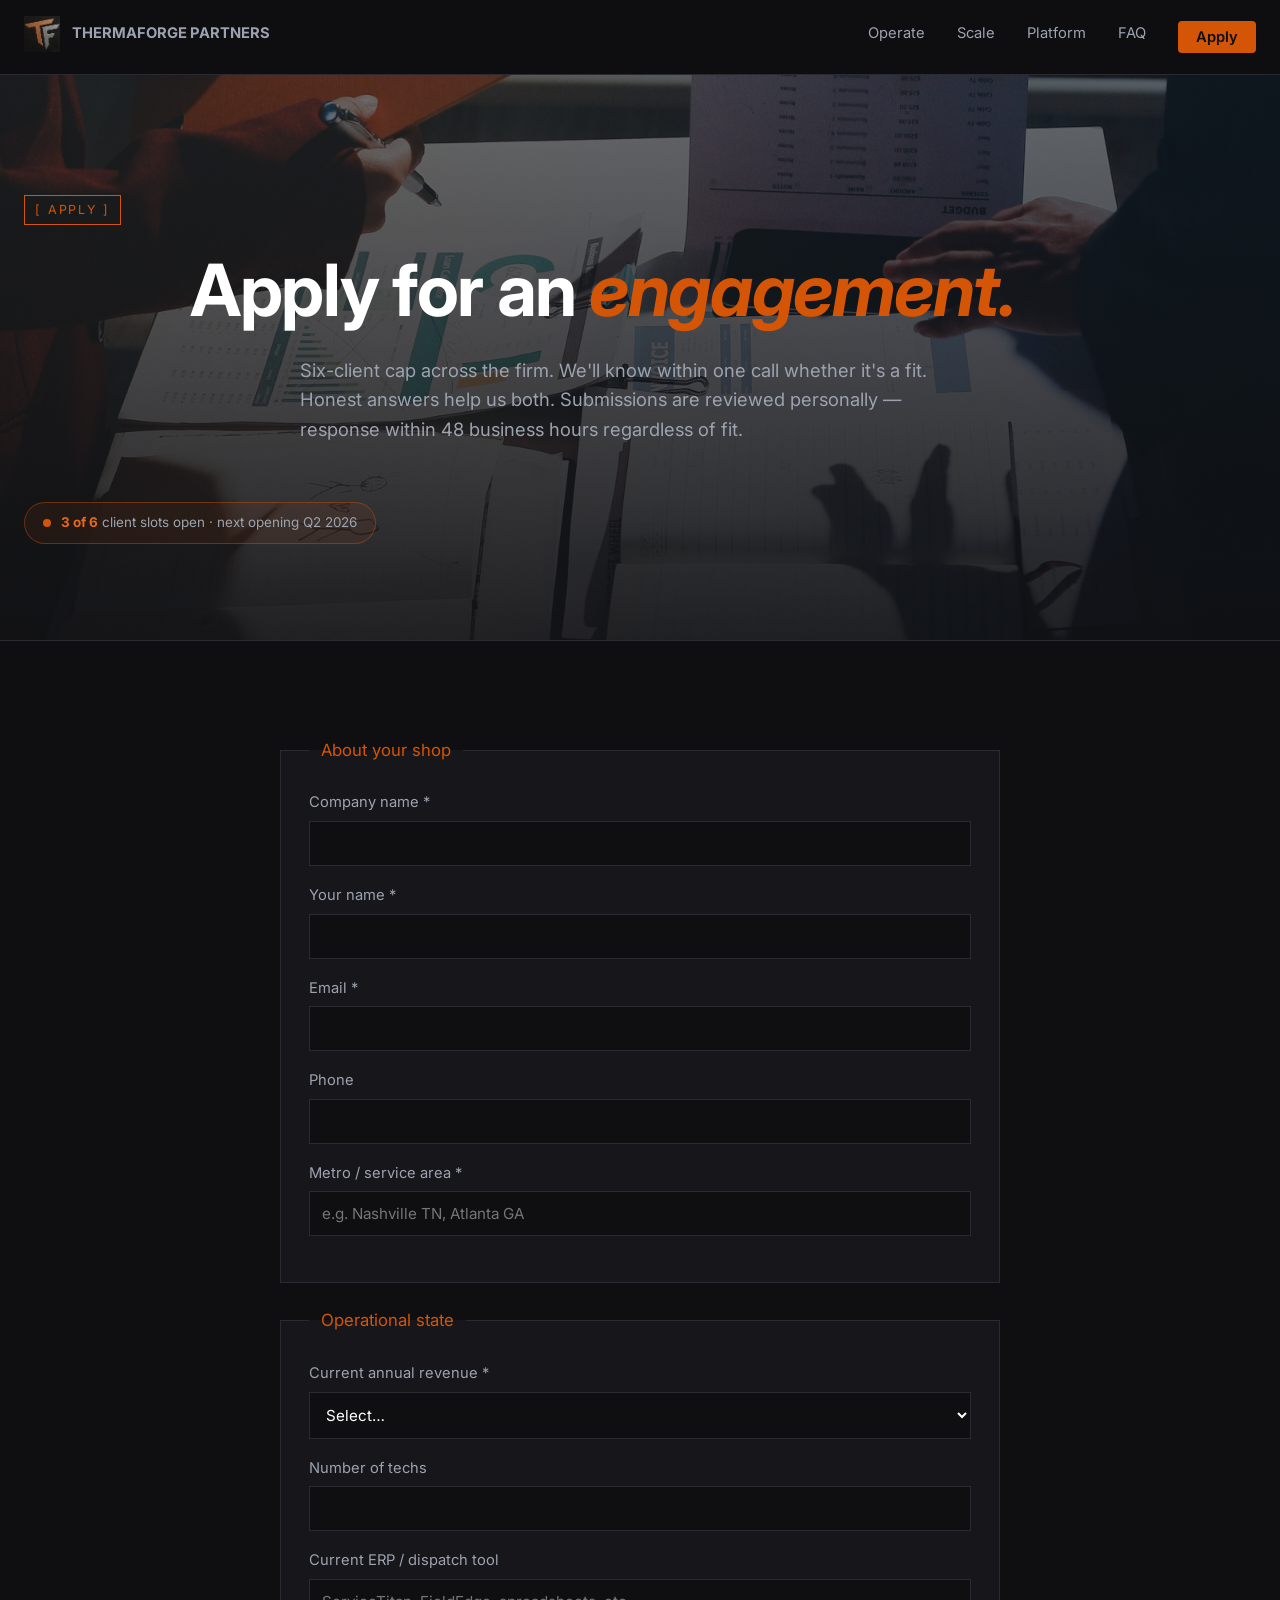
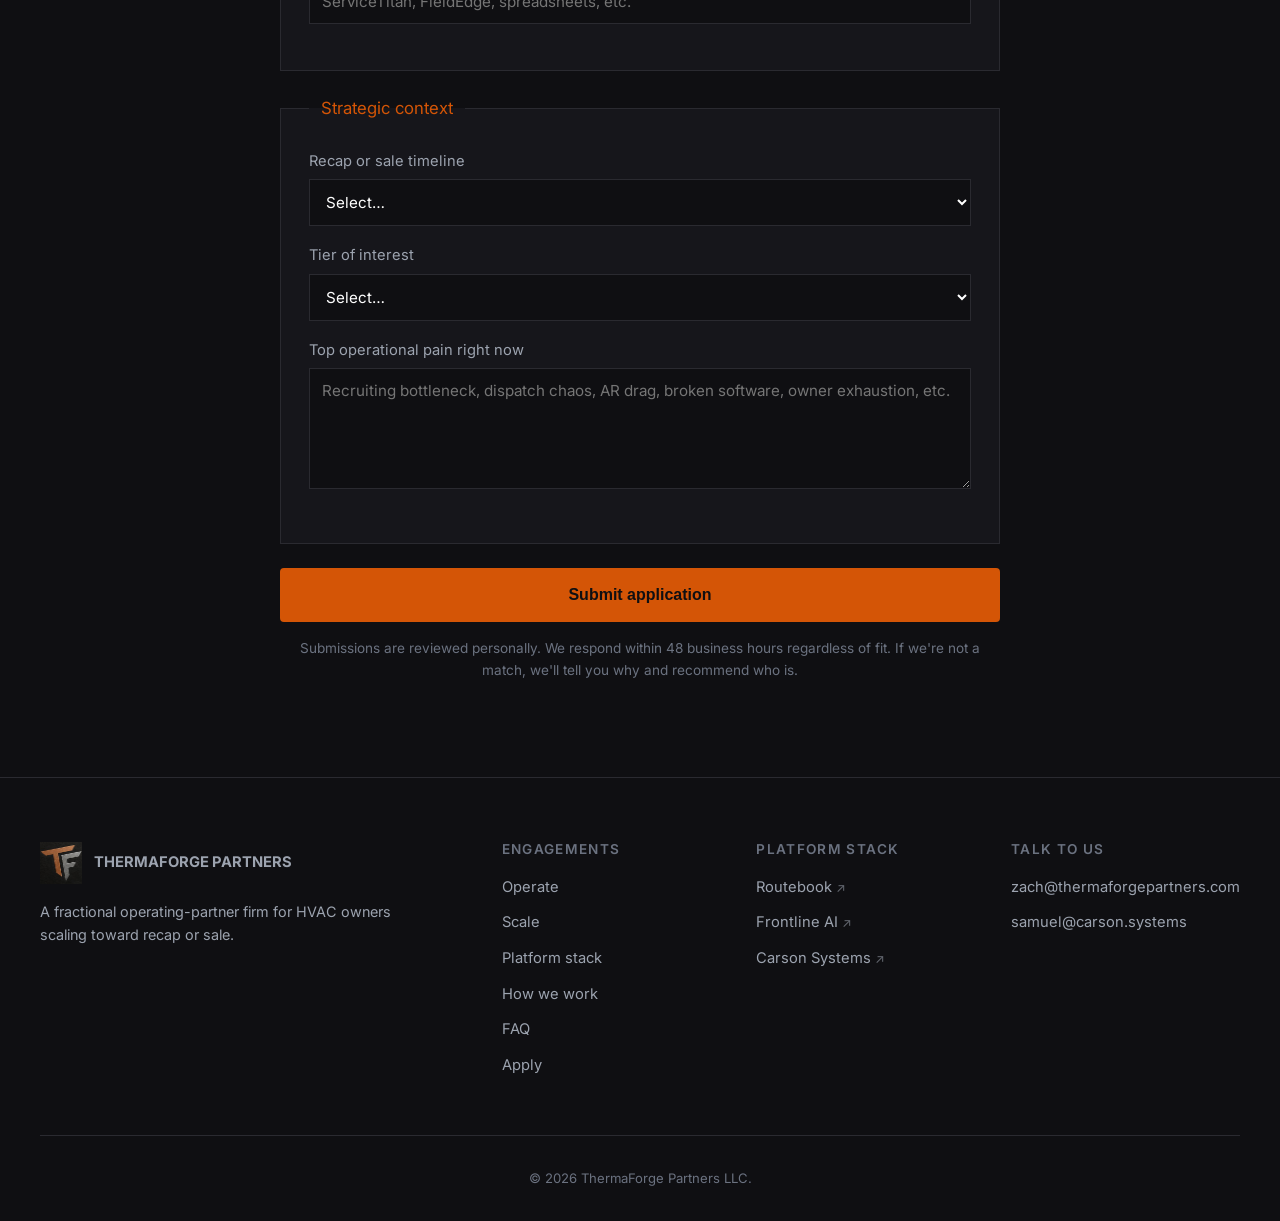
<file: apply.html>
<!DOCTYPE html>
<html lang="en">
<head>
<meta charset="UTF-8" />
<meta name="viewport" content="width=device-width, initial-scale=1.0" />
<title>Apply — ThermaForge Partners</title>
<meta name="description" content="Apply for a ThermaForge engagement. Six-client cap. Reviewed personally. Response within 48 business hours regardless of fit." />
<link rel="icon" href="/assets/tf-monogram.png" type="image/png" />
<link rel="preconnect" href="https://fonts.googleapis.com" />
<link rel="preconnect" href="https://fonts.gstatic.com" crossorigin />
<link rel="stylesheet" href="https://fonts.googleapis.com/css2?family=Inter:wght@400;500;600;700;800&display=swap" />
<link rel="stylesheet" href="/styles.css" />
</head>
<body>

<nav class="tf-nav">
  <a href="/" class="tf-nav-logo"><img src="/assets/tf-monogram.png" alt="" /><span>THERMAFORGE PARTNERS</span></a>
  <a href="/operate">Operate</a>
  <a href="/scale">Scale</a>
  <a href="/platform">Platform</a>
  <a href="/#faq">FAQ</a>
  <a href="/apply" class="tf-nav-cta">Apply</a>
</nav>

<section class="tf-tier-hero" style="background-image: url('/assets/photos/timeline-financials.jpg');">
  <span class="tf-eyebrow">[ APPLY ]</span>
  <h1>Apply for an <em>engagement.</em></h1>
  <p class="tf-tier-subhead">
    Six-client cap across the firm. We'll know within one call whether it's a fit. Honest answers help us both. Submissions are reviewed personally — response within 48 business hours regardless of fit.
  </p>
  <div class="tf-slot-badge">
    <span class="dot"></span>
    <span class="text"><strong>3 of 6</strong> client slots open · next opening Q2 2026</span>
  </div>
</section>

<section class="tf-section">
  <div class="tf-container">

    <form name="engagement-application" method="POST" data-netlify="true" netlify-honeypot="bot-field" action="/thanks" class="tf-form">
      <input type="hidden" name="form-name" value="engagement-application" />
      <p class="hidden-honeypot"><label>Don't fill this out: <input name="bot-field" /></label></p>

      <fieldset>
        <legend>About your shop</legend>
        <label>Company name *
          <input type="text" name="company" required />
        </label>
        <label>Your name *
          <input type="text" name="name" required />
        </label>
        <label>Email *
          <input type="email" name="email" required />
        </label>
        <label>Phone
          <input type="tel" name="phone" />
        </label>
        <label>Metro / service area *
          <input type="text" name="metro" placeholder="e.g. Nashville TN, Atlanta GA" required />
        </label>
      </fieldset>

      <fieldset>
        <legend>Operational state</legend>
        <label>Current annual revenue *
          <select name="revenue" required>
            <option value="">Select…</option>
            <option>Under $3M</option>
            <option>$3M–$5M</option>
            <option>$5M–$10M</option>
            <option>$10M–$15M</option>
            <option>$15M–$25M</option>
            <option>$25M–$50M</option>
            <option>$50M+</option>
          </select>
        </label>
        <label>Number of techs
          <input type="number" name="techs" min="0" />
        </label>
        <label>Current ERP / dispatch tool
          <input type="text" name="current_erp" placeholder="ServiceTitan, FieldEdge, spreadsheets, etc." />
        </label>
      </fieldset>

      <fieldset>
        <legend>Strategic context</legend>
        <label>Recap or sale timeline
          <select name="recap_timeline">
            <option value="">Select…</option>
            <option>Actively in process</option>
            <option>Within 12 months</option>
            <option>12–24 months</option>
            <option>24–48 months</option>
            <option>48+ months / no plan</option>
            <option>Not considering</option>
          </select>
        </label>
        <label>Tier of interest
          <select name="tier">
            <option value="">Select…</option>
            <option>Operate — operating partner in the seat</option>
            <option>Scale — operating partner + full demand engine</option>
            <option>Not sure yet</option>
          </select>
        </label>
        <label>Top operational pain right now
          <textarea name="pain" rows="5" placeholder="Recruiting bottleneck, dispatch chaos, AR drag, broken software, owner exhaustion, etc."></textarea>
        </label>
      </fieldset>

      <button type="submit" class="tf-btn-primary">Submit application</button>
      <p class="form-disclaimer">
        Submissions are reviewed personally. We respond within 48 business hours regardless of fit. If we're not a match, we'll tell you why and recommend who is.
      </p>
    </form>

  </div>
</section>

<footer class="tf-footer">
  <div class="tf-footer-grid">
    <div class="tf-footer-brand">
      <a href="/" class="tf-nav-logo"><img src="/assets/tf-monogram.png" alt="" /><span>THERMAFORGE PARTNERS</span></a>
      <p>A fractional operating-partner firm for HVAC owners scaling toward recap or sale.</p>
    </div>
    <div>
      <h4>Engagements</h4>
      <ul>
        <li><a href="/operate">Operate</a></li>
        <li><a href="/scale">Scale</a></li>
        <li><a href="/platform">Platform stack</a></li>
        <li><a href="/#how-we-work">How we work</a></li>
        <li><a href="/#faq">FAQ</a></li>
        <li><a href="/apply">Apply</a></li>
      </ul>
    </div>
    <div>
      <h4>Platform stack</h4>
      <ul>
        <li><a href="https://runroutebook.com" target="_blank" rel="noopener">Routebook<span class="ext-link-arrow">↗</span></a></li>
        <li><a href="https://frontline.carson.systems" target="_blank" rel="noopener">Frontline AI<span class="ext-link-arrow">↗</span></a></li>
        <li><a href="https://carson.systems" target="_blank" rel="noopener">Carson Systems<span class="ext-link-arrow">↗</span></a></li>
      </ul>
    </div>
    <div>
      <h4>Talk to us</h4>
      <ul>
        <li><a href="mailto:zach@thermaforgepartners.com">zach@thermaforgepartners.com</a></li>
        <li><a href="mailto:samuel@carson.systems">samuel@carson.systems</a></li>
      </ul>
    </div>
  </div>
  <div class="tf-footer-bottom">© 2026 ThermaForge Partners LLC.</div>
</footer>

<script>
  (function(){
    const path = window.location.pathname.replace(/\/$/, '') || '/';
    document.querySelectorAll('.tf-nav a').forEach(a => {
      const href = a.getAttribute('href');
      if (href === path) a.classList.add('active');
    });
  })();
</script>

</body>
</html>
</file>
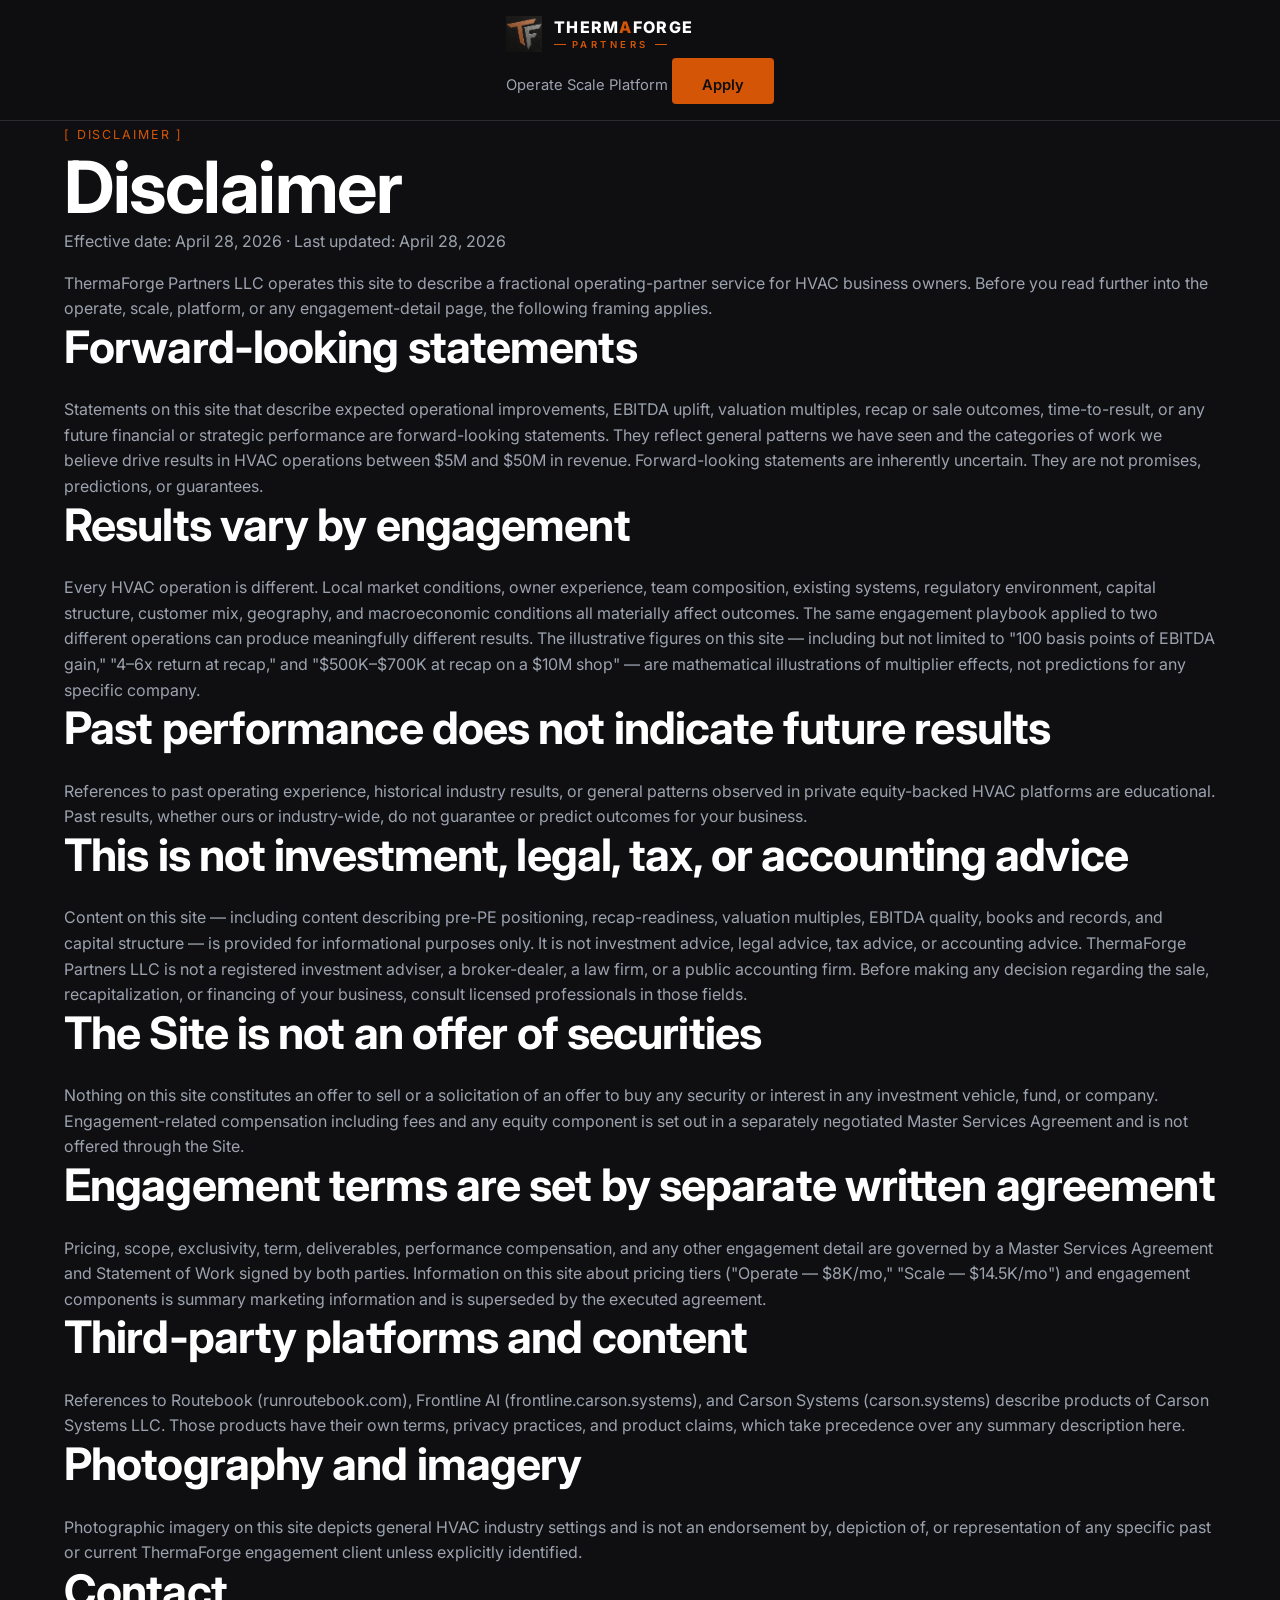
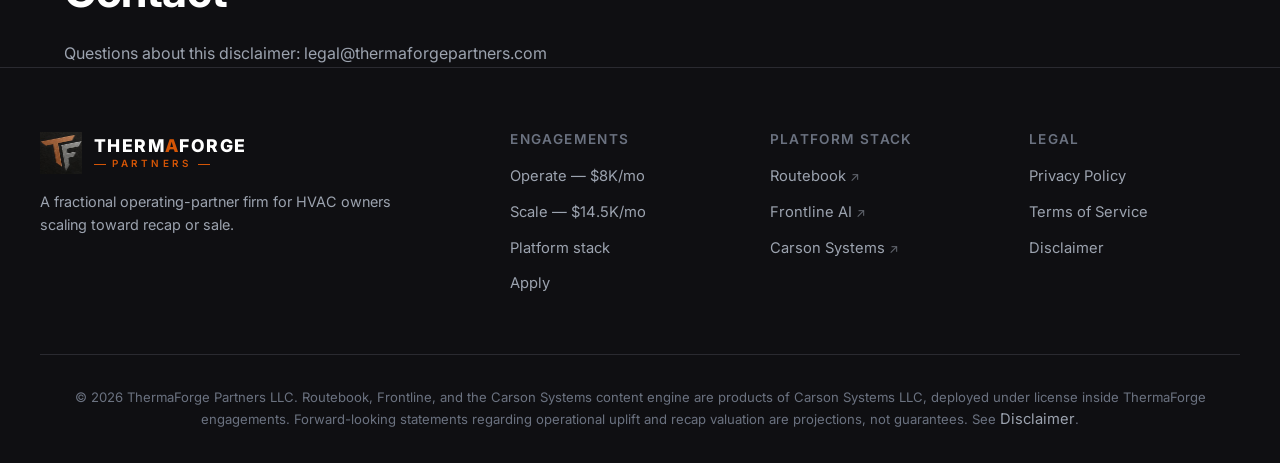
<file: disclaimer.html>
<!doctype html>
<html lang="en">
<head>
<meta charset="utf-8" />
<meta name="viewport" content="width=device-width, initial-scale=1" />
<title>Disclaimer — ThermaForge Partners</title>
<meta name="description" content="Forward-looking statements, results variability, and engagement-terms framing for ThermaForge Partners." />
<meta name="robots" content="noindex, follow" />
<link rel="icon" href="/assets/tf-monogram.png" />
<link rel="preconnect" href="https://fonts.googleapis.com" />
<link rel="preconnect" href="https://fonts.gstatic.com" crossorigin />
<link rel="stylesheet" href="https://fonts.googleapis.com/css2?family=Inter:wght@400;500;600;700;800&display=swap" />
<link rel="stylesheet" href="/styles.css" />
</head>
<body>

<header class="tf-nav">
  <div class="tf-container tf-nav-inner">
    <a href="/" class="tf-nav-logo">
      <img src="/assets/tf-monogram.png" alt="ThermaForge Partners" />
      <span class="tf-wordmark"><span class="tf-wordmark-main">THERM<span class="tf-a">A</span>FORGE</span><span class="tf-wordmark-sub">PARTNERS</span></span>
    </a>
    <nav class="tf-nav-links">
      <a href="/operate">Operate</a>
      <a href="/scale">Scale</a>
      <a href="/platform">Platform</a>
      <a href="/apply" class="tf-btn-primary tf-btn-sm">Apply</a>
    </nav>
  </div>
</header>

<main class="tf-legal">
<div class="tf-container">

<span class="tf-section-head">[ DISCLAIMER ]</span>
<h1>Disclaimer</h1>
<p class="tf-legal-meta">Effective date: April 28, 2026 · Last updated: April 28, 2026</p>

<p>ThermaForge Partners LLC operates this site to describe a fractional operating-partner service for HVAC business owners. Before you read further into the operate, scale, platform, or any engagement-detail page, the following framing applies.</p>

<h2>Forward-looking statements</h2>
<p>Statements on this site that describe expected operational improvements, EBITDA uplift, valuation multiples, recap or sale outcomes, time-to-result, or any future financial or strategic performance are forward-looking statements. They reflect general patterns we have seen and the categories of work we believe drive results in HVAC operations between $5M and $50M in revenue. Forward-looking statements are inherently uncertain. They are not promises, predictions, or guarantees.</p>

<h2>Results vary by engagement</h2>
<p>Every HVAC operation is different. Local market conditions, owner experience, team composition, existing systems, regulatory environment, capital structure, customer mix, geography, and macroeconomic conditions all materially affect outcomes. The same engagement playbook applied to two different operations can produce meaningfully different results. The illustrative figures on this site — including but not limited to "100 basis points of EBITDA gain," "4–6x return at recap," and "$500K–$700K at recap on a $10M shop" — are mathematical illustrations of multiplier effects, not predictions for any specific company.</p>

<h2>Past performance does not indicate future results</h2>
<p>References to past operating experience, historical industry results, or general patterns observed in private equity-backed HVAC platforms are educational. Past results, whether ours or industry-wide, do not guarantee or predict outcomes for your business.</p>

<h2>This is not investment, legal, tax, or accounting advice</h2>
<p>Content on this site — including content describing pre-PE positioning, recap-readiness, valuation multiples, EBITDA quality, books and records, and capital structure — is provided for informational purposes only. It is not investment advice, legal advice, tax advice, or accounting advice. ThermaForge Partners LLC is not a registered investment adviser, a broker-dealer, a law firm, or a public accounting firm. Before making any decision regarding the sale, recapitalization, or financing of your business, consult licensed professionals in those fields.</p>

<h2>The Site is not an offer of securities</h2>
<p>Nothing on this site constitutes an offer to sell or a solicitation of an offer to buy any security or interest in any investment vehicle, fund, or company. Engagement-related compensation including fees and any equity component is set out in a separately negotiated Master Services Agreement and is not offered through the Site.</p>

<h2>Engagement terms are set by separate written agreement</h2>
<p>Pricing, scope, exclusivity, term, deliverables, performance compensation, and any other engagement detail are governed by a Master Services Agreement and Statement of Work signed by both parties. Information on this site about pricing tiers ("Operate — $8K/mo," "Scale — $14.5K/mo") and engagement components is summary marketing information and is superseded by the executed agreement.</p>

<h2>Third-party platforms and content</h2>
<p>References to Routebook (runroutebook.com), Frontline AI (frontline.carson.systems), and Carson Systems (carson.systems) describe products of Carson Systems LLC. Those products have their own terms, privacy practices, and product claims, which take precedence over any summary description here.</p>

<h2>Photography and imagery</h2>
<p>Photographic imagery on this site depicts general HVAC industry settings and is not an endorsement by, depiction of, or representation of any specific past or current ThermaForge engagement client unless explicitly identified.</p>

<h2>Contact</h2>
<p>Questions about this disclaimer: <a href="mailto:legal@thermaforgepartners.com">legal@thermaforgepartners.com</a></p>

</div>
</main>

<footer class="tf-footer">
  <div class="tf-footer-grid">
    <div class="tf-footer-brand">
      <a href="/" class="tf-nav-logo">
        <img src="/assets/tf-monogram.png" alt="" />
        <span class="tf-wordmark"><span class="tf-wordmark-main">THERM<span class="tf-a">A</span>FORGE</span><span class="tf-wordmark-sub">PARTNERS</span></span>
      </a>
      <p>A fractional operating-partner firm for HVAC owners scaling toward recap or sale.</p>
    </div>
    <div>
      <h4>Engagements</h4>
      <ul>
        <li><a href="/operate">Operate — $8K/mo</a></li>
        <li><a href="/scale">Scale — $14.5K/mo</a></li>
        <li><a href="/platform">Platform stack</a></li>
        <li><a href="/apply">Apply</a></li>
      </ul>
    </div>
    <div>
      <h4>Platform stack</h4>
      <ul>
        <li><a href="https://runroutebook.com" target="_blank" rel="noopener">Routebook<span class="ext-link-arrow">↗</span></a></li>
        <li><a href="https://frontline.carson.systems" target="_blank" rel="noopener">Frontline AI<span class="ext-link-arrow">↗</span></a></li>
        <li><a href="https://carson.systems" target="_blank" rel="noopener">Carson Systems<span class="ext-link-arrow">↗</span></a></li>
      </ul>
    </div>
    <div>
      <h4>Legal</h4>
      <ul>
        <li><a href="/privacy">Privacy Policy</a></li>
        <li><a href="/terms">Terms of Service</a></li>
        <li><a href="/disclaimer">Disclaimer</a></li>
      </ul>
    </div>
  </div>
  <div class="tf-footer-bottom">
    © 2026 ThermaForge Partners LLC. Routebook, Frontline, and the Carson Systems content engine are products of Carson Systems LLC, deployed under license inside ThermaForge engagements. Forward-looking statements regarding operational uplift and recap valuation are projections, not guarantees. See <a href="/disclaimer">Disclaimer</a>.
  </div>
</footer>

</body>
</html>
</file>
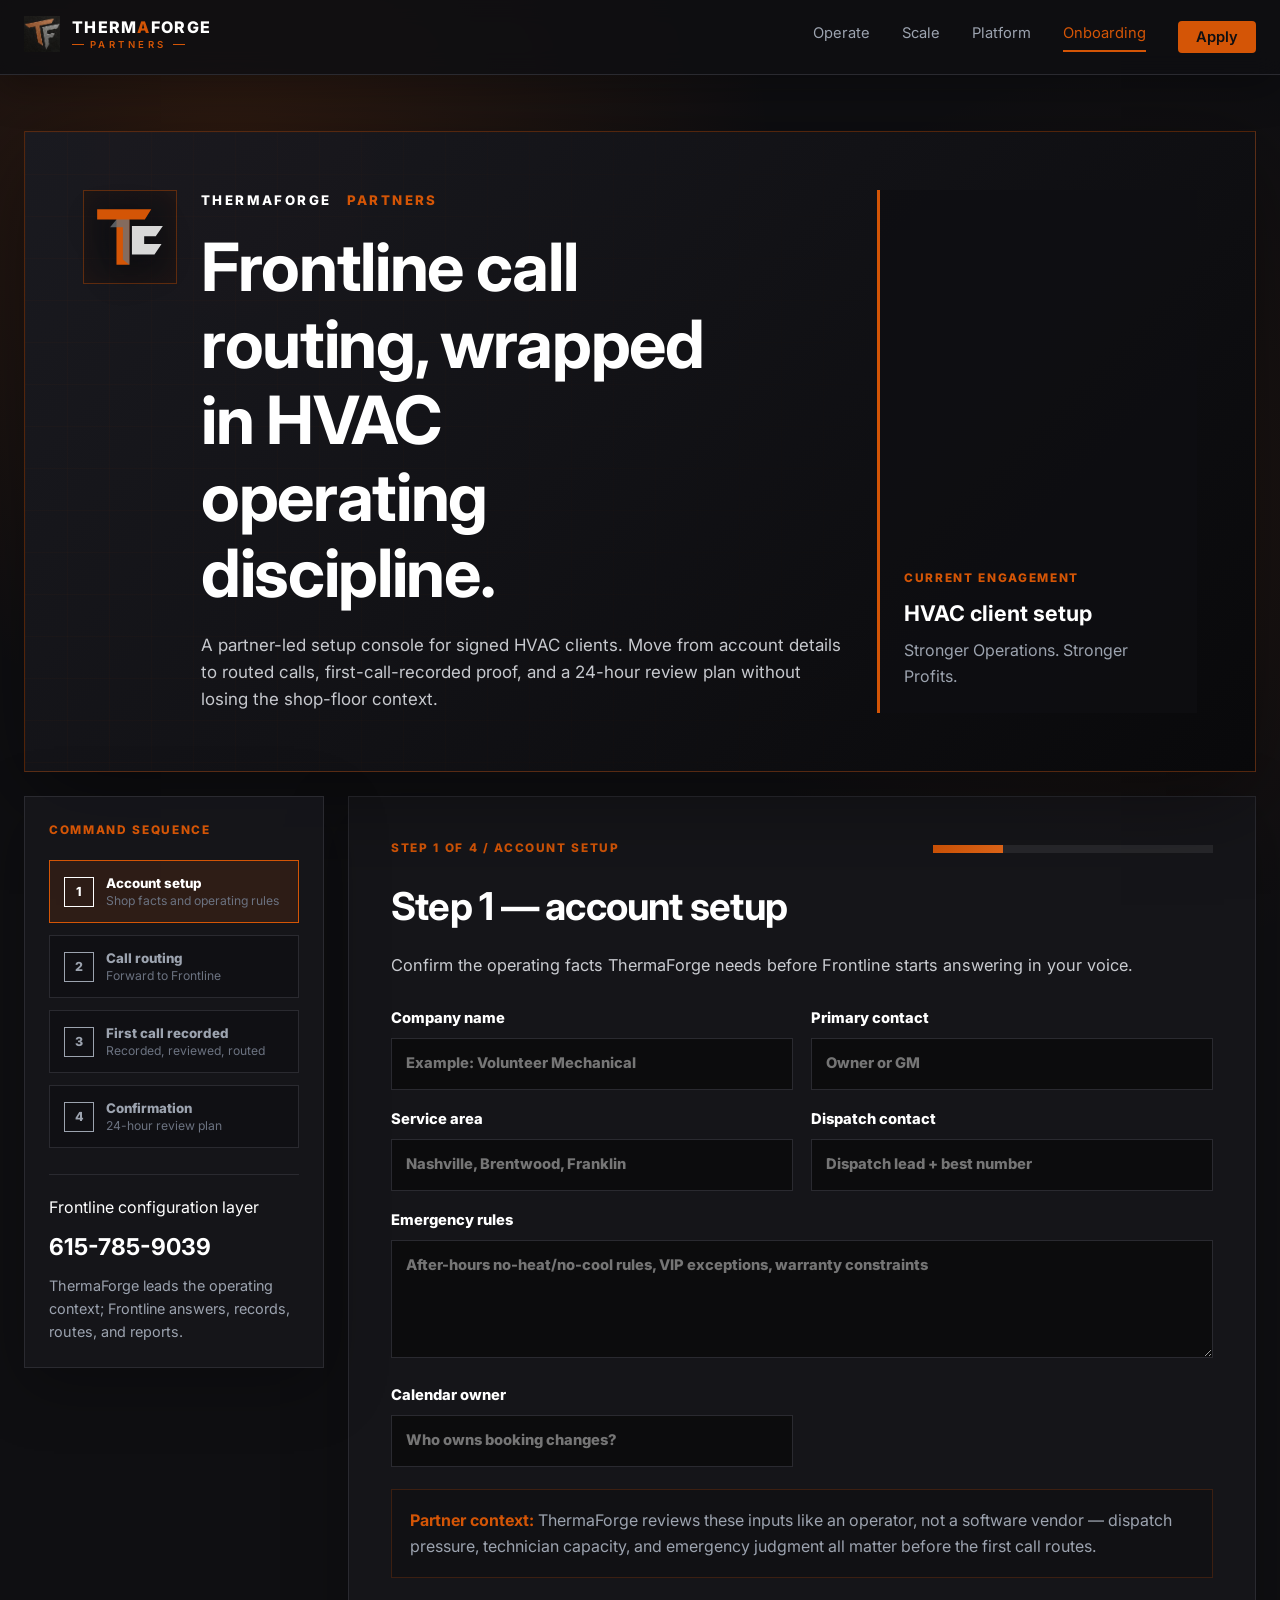
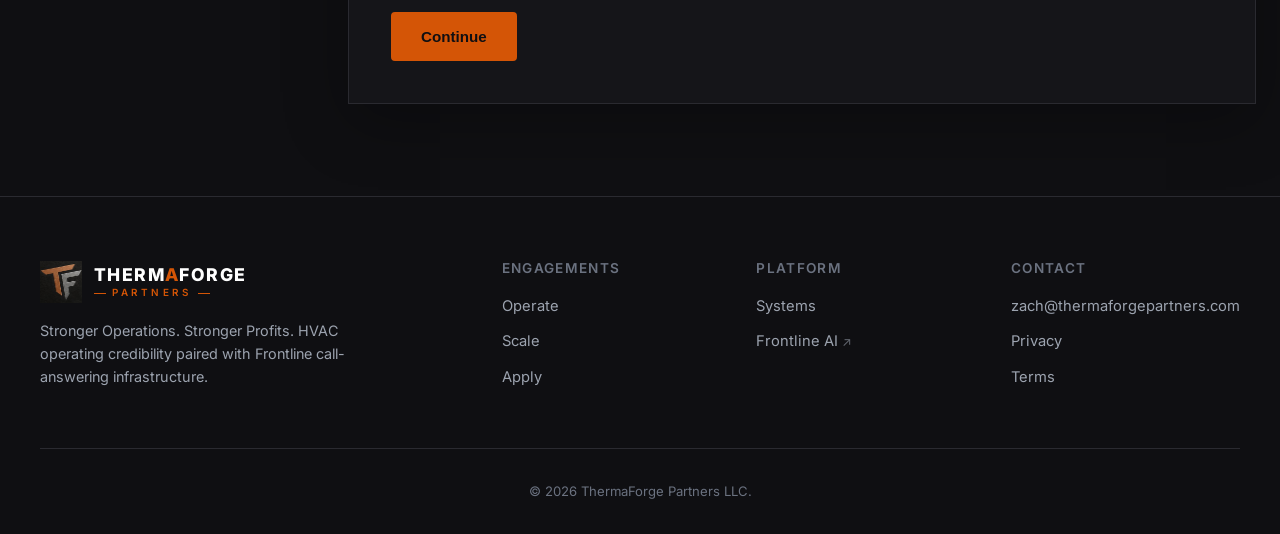
<file: onboarding.html>
<!DOCTYPE html>
<html lang="en">
<head>
<meta charset="UTF-8" />
<meta name="viewport" content="width=device-width, initial-scale=1.0" />
<title>ThermaForge × Frontline — HVAC Client Onboarding</title>
<meta name="description" content="Co-branded ThermaForge and Frontline onboarding console for HVAC clients: account setup, call routing, first-call-recorded milestone, and next steps." />
<meta name="robots" content="noindex,follow" />
<meta property="og:title" content="ThermaForge × Frontline Client Onboarding" />
<meta property="og:description" content="Command-center onboarding for HVAC operators configuring Frontline call routing through ThermaForge Partners." />
<meta property="og:image" content="https://thermaforgepartners.com/assets/brand/lockup-vertical.png" />
<meta name="twitter:card" content="summary_large_image" />
<link rel="icon" href="/assets/tf-monogram.png" type="image/png" />
<link rel="preconnect" href="https://fonts.googleapis.com" />
<link rel="preconnect" href="https://fonts.gstatic.com" crossorigin />
<link rel="stylesheet" href="https://fonts.googleapis.com/css2?family=Inter:wght@400;500;600;700;800&display=swap" />
<link rel="stylesheet" href="/styles.css" />
<link rel="stylesheet" href="/assets/onboarding.css" />
<link rel="canonical" href="https://thermaforgepartners.com/onboarding" />
</head>
<body class="onboarding-body">
<a class="skip-link" href="#onboarding-app">Skip to onboarding console</a>

<nav class="tf-nav onboarding-nav" aria-label="Primary">
  <a href="/" class="tf-nav-logo" aria-label="ThermaForge Partners home">
    <img src="/assets/tf-monogram.png" alt="" />
    <span class="tf-wordmark"><span class="tf-wordmark-main">THERM<span class="tf-a">A</span>FORGE</span><span class="tf-wordmark-sub">PARTNERS</span></span>
  </a>
  <a href="/operate">Operate</a>
  <a href="/scale">Scale</a>
  <a href="/platform">Platform</a>
  <a href="/onboarding" class="active">Onboarding</a>
  <a href="/apply" class="tf-nav-cta">Apply</a>
</nav>

<main id="onboarding-app" class="onboarding-shell" data-testid="onboarding-app">
  <section class="onboarding-hero" aria-labelledby="onboarding-title">
    <div class="command-grid" aria-hidden="true"></div>
    <div class="hero-lockup">
      <div class="inline-monogram" aria-hidden="true">
        <svg viewBox="0 0 118 98" role="img" focusable="false">
          <path class="tf-mark-copper" d="M8 6h84l-10 16H58v70H38V22H8z" />
          <path class="tf-mark-steel" d="M62 32h48L99 48H81v12h27L97 76H62z" />
          <path class="tf-mark-shadow" d="M38 22h20v70L48 84V34H28z" />
        </svg>
      </div>
      <div>
        <p class="brand-kicker">THERMAFORGE <span>PARTNERS</span></p>
        <h1 id="onboarding-title">Frontline call routing, wrapped in HVAC operating discipline.</h1>
        <p class="hero-subcopy">A partner-led setup console for signed HVAC clients. Move from account details to routed calls, first-call-recorded proof, and a 24-hour review plan without losing the shop-floor context.</p>
      </div>
    </div>
    <aside class="hero-status-card" aria-label="Onboarding status">
      <span class="status-label">Current engagement</span>
      <strong data-summary="companyName">HVAC client setup</strong>
      <span>Stronger Operations. Stronger Profits.</span>
    </aside>
  </section>

  <section class="console-layout" aria-label="ThermaForge Frontline onboarding flow">
    <aside class="progress-rail" aria-label="Onboarding progress">
      <p class="rail-heading">Command sequence</p>
      <ol id="stepper" class="stepper" data-testid="stepper"></ol>
      <div class="rail-note">
        <span>Frontline configuration layer</span>
        <strong>615-785-9039</strong>
        <p>ThermaForge leads the operating context; Frontline answers, records, routes, and reports.</p>
      </div>
    </aside>

    <section class="console-card" aria-live="polite">
      <div class="console-header">
        <p id="step-eyebrow" class="step-eyebrow"></p>
        <div class="meter" aria-hidden="true"><span id="progress-meter"></span></div>
      </div>

      <form id="step-form" class="onboarding-form" novalidate>
        <div class="step-panel" data-step="0" data-testid="step-account">
          <h2>Step 1 — account setup</h2>
          <p class="panel-lede">Confirm the operating facts ThermaForge needs before Frontline starts answering in your voice.</p>
          <div class="form-grid">
            <label>Company name
              <input data-testid="company-name-input" name="companyName" autocomplete="organization" placeholder="Example: Volunteer Mechanical" required />
            </label>
            <label>Primary contact
              <input data-testid="primary-contact-input" name="primaryContact" autocomplete="name" placeholder="Owner or GM" required />
            </label>
            <label>Service area
              <input data-testid="service-area-input" name="serviceArea" placeholder="Nashville, Brentwood, Franklin" required />
            </label>
            <label>Dispatch contact
              <input data-testid="dispatch-contact-input" name="dispatchContact" placeholder="Dispatch lead + best number" required />
            </label>
            <label>Emergency rules
              <textarea data-testid="emergency-rules-input" name="emergencyRules" placeholder="After-hours no-heat/no-cool rules, VIP exceptions, warranty constraints"></textarea>
            </label>
            <label>Calendar owner
              <input data-testid="calendar-owner-input" name="calendarOwner" placeholder="Who owns booking changes?" />
            </label>
          </div>
          <div class="operator-note">
            <strong>Partner context:</strong> ThermaForge reviews these inputs like an operator, not a software vendor — dispatch pressure, technician capacity, and emergency judgment all matter before the first call routes.
          </div>
        </div>

        <div class="step-panel" data-step="1" data-testid="step-routing" hidden>
          <h2>Step 2 — route calls to Frontline</h2>
          <p class="panel-lede">Forward your main line or after-hours line to Frontline. This number should be visible to the carrier admin or phone-system owner during setup.</p>
          <div class="routing-number-card">
            <span>Frontline routing number</span>
            <strong id="routing-number">615-785-9039</strong>
            <button type="button" id="copy-routing" class="copy-button" data-testid="copy-routing-number" aria-describedby="copy-feedback">Copy number</button>
            <p id="copy-feedback" class="copy-feedback" role="status">Ready to copy for your carrier or phone-system admin.</p>
          </div>
          <div class="instruction-card">
            <h3>Copyable forwarding instructions</h3>
            <textarea id="forwarding-instructions" data-testid="forwarding-instructions" readonly>Forward our main HVAC service line to Frontline at 615-785-9039 during the agreed coverage window. Keep caller ID pass-through enabled, leave voicemail fallback disabled during coverage, and confirm calls are reaching Frontline before the first live after-hours period.</textarea>
          </div>
          <fieldset class="checklist" data-testid="routing-checklist">
            <legend>Routing checklist</legend>
            <label><input type="checkbox" name="routingChecklist" value="coverageWindow" /> Coverage window selected: after-hours, overflow, or 24/7</label>
            <label><input type="checkbox" name="routingChecklist" value="carrierAccess" /> Carrier or phone-system admin has access</label>
            <label><input type="checkbox" name="routingChecklist" value="callerId" /> Caller ID pass-through stays enabled</label>
            <label><input type="checkbox" name="routingChecklist" value="fallback" /> Backup escalation contact confirmed</label>
          </fieldset>
        </div>

        <div class="step-panel" data-step="2" data-testid="step-milestone" hidden>
          <h2>Step 3 — first-call-recorded milestone</h2>
          <p class="panel-lede">The onboarding is not real until a call is recorded, reviewed, and tied back to dispatch action. Check each item as it is verified.</p>
          <fieldset class="checklist milestone-list" data-testid="milestone-checklist">
            <legend>Milestone checklist</legend>
            <label><input type="checkbox" name="milestones" value="testCall" /> Test call placed from an outside number</label>
            <label><input type="checkbox" name="milestones" value="greeting" /> Greeting verified against the shop's preferred wording</label>
            <label><input type="checkbox" name="milestones" value="emergency" /> Emergency handling verified for no-heat/no-cool scenarios</label>
            <label><input type="checkbox" name="milestones" value="transcript" /> Transcript reviewed by ThermaForge and the client</label>
            <label><input type="checkbox" name="milestones" value="leadAlert" /> Lead alert received by dispatch contact</label>
            <label><input type="checkbox" name="milestones" value="calendar" /> Calendar booking confirmed or escalation path validated</label>
          </fieldset>
          <div class="review-grid">
            <article>
              <span>ThermaForge reviews</span>
              <p>Call quality, HVAC judgment, emergency routing, missed-revenue signals, and dispatch-room friction.</p>
            </article>
            <article>
              <span>Frontline monitors</span>
              <p>Answer performance, recording capture, transcript delivery, lead alerts, and routing uptime.</p>
            </article>
          </div>
        </div>

        <div class="step-panel" data-step="3" data-testid="step-confirmation" hidden>
          <h2>Step 4 — confirmation and next steps</h2>
          <p class="panel-lede">Your setup package is ready for the first 24-hour operating review.</p>
          <div class="confirmation-grid">
            <article class="summary-card">
              <span>Client</span>
              <strong data-summary="companyName">HVAC client setup</strong>
              <p><span data-summary="serviceArea">Service area pending</span> · Dispatch: <span data-summary="dispatchContact">pending</span></p>
            </article>
            <article class="summary-card">
              <span>Routing</span>
              <strong>Frontline at 615-785-9039</strong>
              <p>Main line forwarding, caller ID pass-through, and backup escalation should remain active through the review window.</p>
            </article>
          </div>
          <div class="next-steps">
            <h3>Next 24 hours</h3>
            <ol>
              <li>ThermaForge reviews the first recorded call, transcript, and dispatch outcome.</li>
              <li>Frontline monitors answer capture, routing uptime, and lead-alert delivery.</li>
              <li>The client confirms any emergency-rule edits before the next after-hours period.</li>
              <li>ThermaForge sends the operating readout: what happened, what changed, and what to watch next.</li>
            </ol>
          </div>
          <div class="contact-strip">
            <span>Questions during ramp?</span>
            <a href="mailto:zach@thermaforgepartners.com" data-testid="contact-thermaforge">zach@thermaforgepartners.com</a>
            <span>Frontline configuration layer: 615-785-9039</span>
          </div>
        </div>

        <div class="form-actions">
          <button type="button" id="prev-step" class="tf-btn-secondary" data-testid="previous-step">Back</button>
          <button type="button" id="next-step" class="tf-btn-primary" data-testid="next-step">Continue</button>
          <button type="button" id="complete-onboarding" class="tf-btn-primary complete-button" data-testid="complete-onboarding" hidden>Complete onboarding</button>
        </div>
      </form>
    </section>
  </section>
</main>

<footer class="tf-footer">
  <div class="tf-footer-grid">
    <div class="tf-footer-brand">
      <a href="/" class="tf-nav-logo">
        <img src="/assets/tf-monogram.png" alt="" />
        <span class="tf-wordmark"><span class="tf-wordmark-main">THERM<span class="tf-a">A</span>FORGE</span><span class="tf-wordmark-sub">PARTNERS</span></span>
      </a>
      <p>Stronger Operations. Stronger Profits. HVAC operating credibility paired with Frontline call-answering infrastructure.</p>
    </div>
    <div><h4>Engagements</h4><ul><li><a href="/operate">Operate</a></li><li><a href="/scale">Scale</a></li><li><a href="/apply">Apply</a></li></ul></div>
    <div><h4>Platform</h4><ul><li><a href="/platform">Systems</a></li><li><a href="https://frontline.carson.systems" target="_blank" rel="noopener">Frontline AI<span class="ext-link-arrow">↗</span></a></li></ul></div>
    <div><h4>Contact</h4><ul><li><a href="mailto:zach@thermaforgepartners.com">zach@thermaforgepartners.com</a></li><li><a href="/privacy">Privacy</a></li><li><a href="/terms">Terms</a></li></ul></div>
  </div>
  <div class="tf-footer-bottom">© 2026 ThermaForge Partners LLC.</div>
</footer>

<script src="/assets/onboarding.js" defer></script>
</body>
</html>
</file>
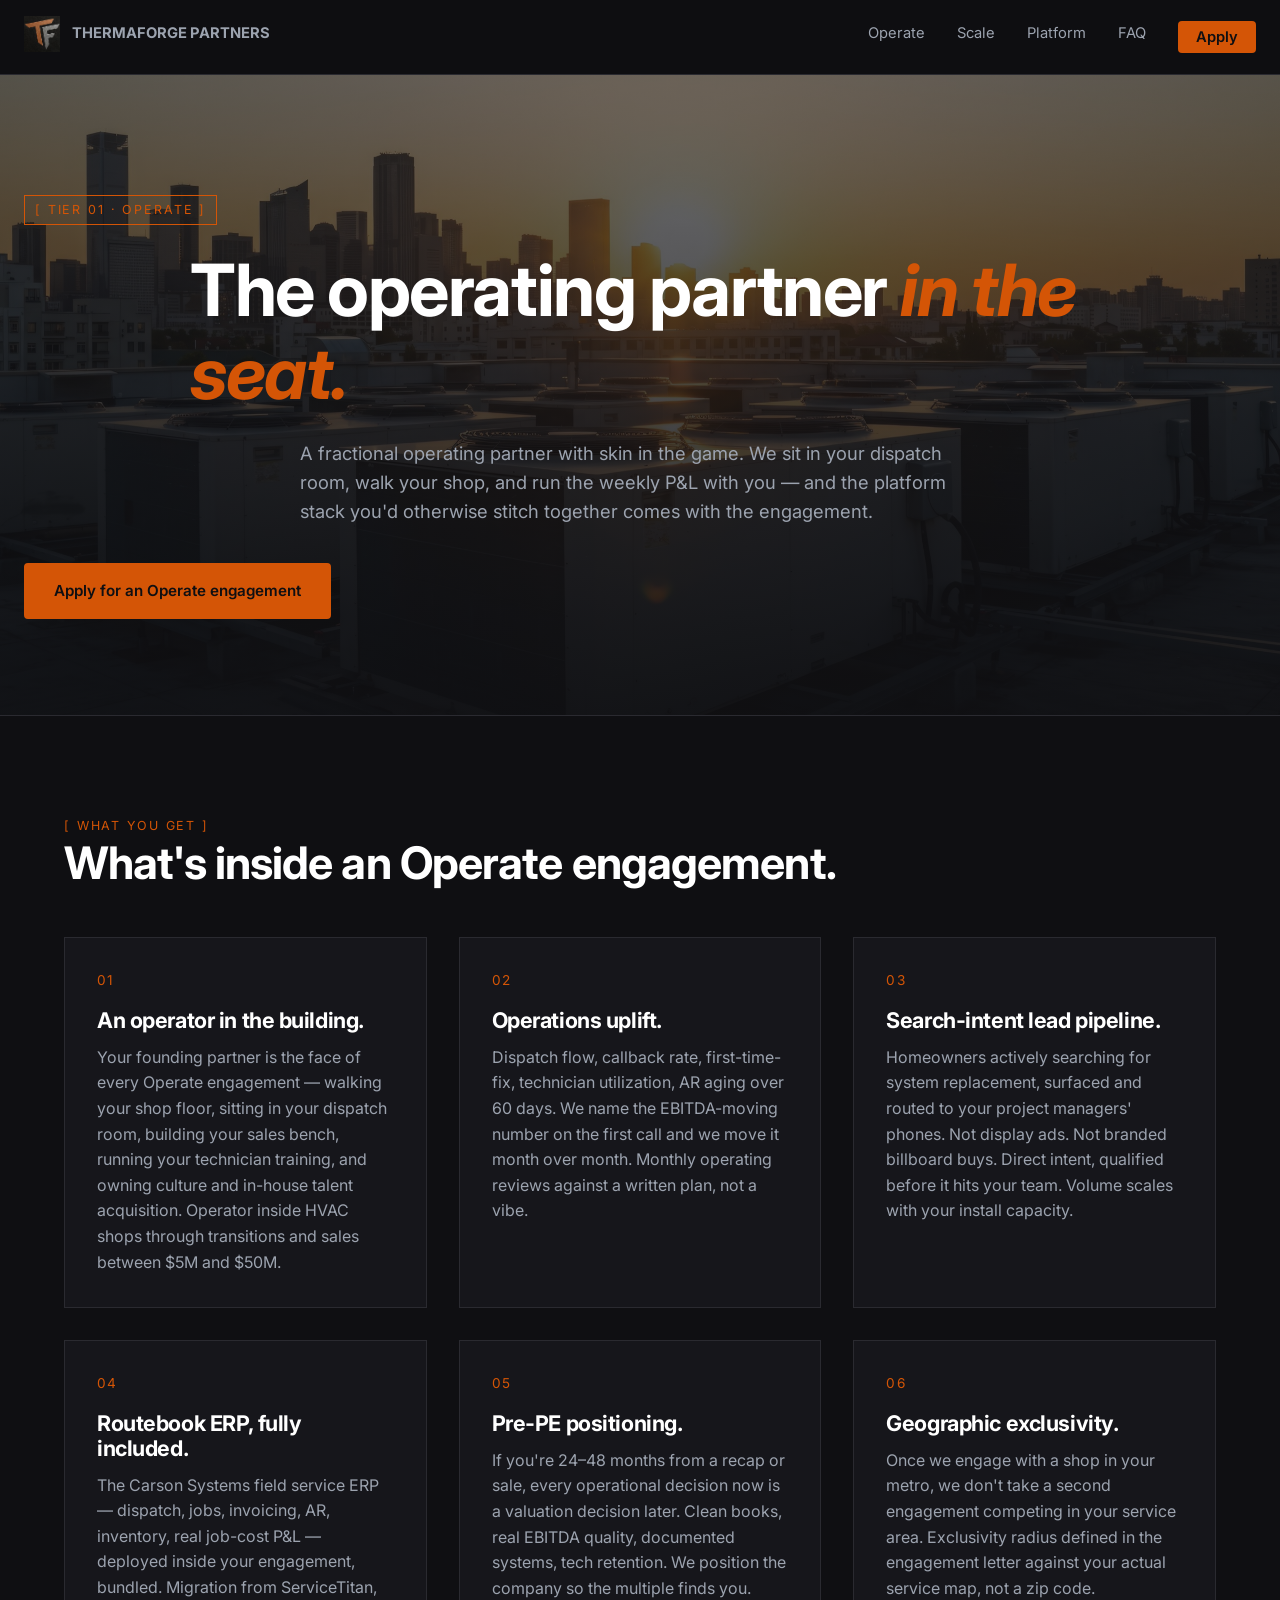
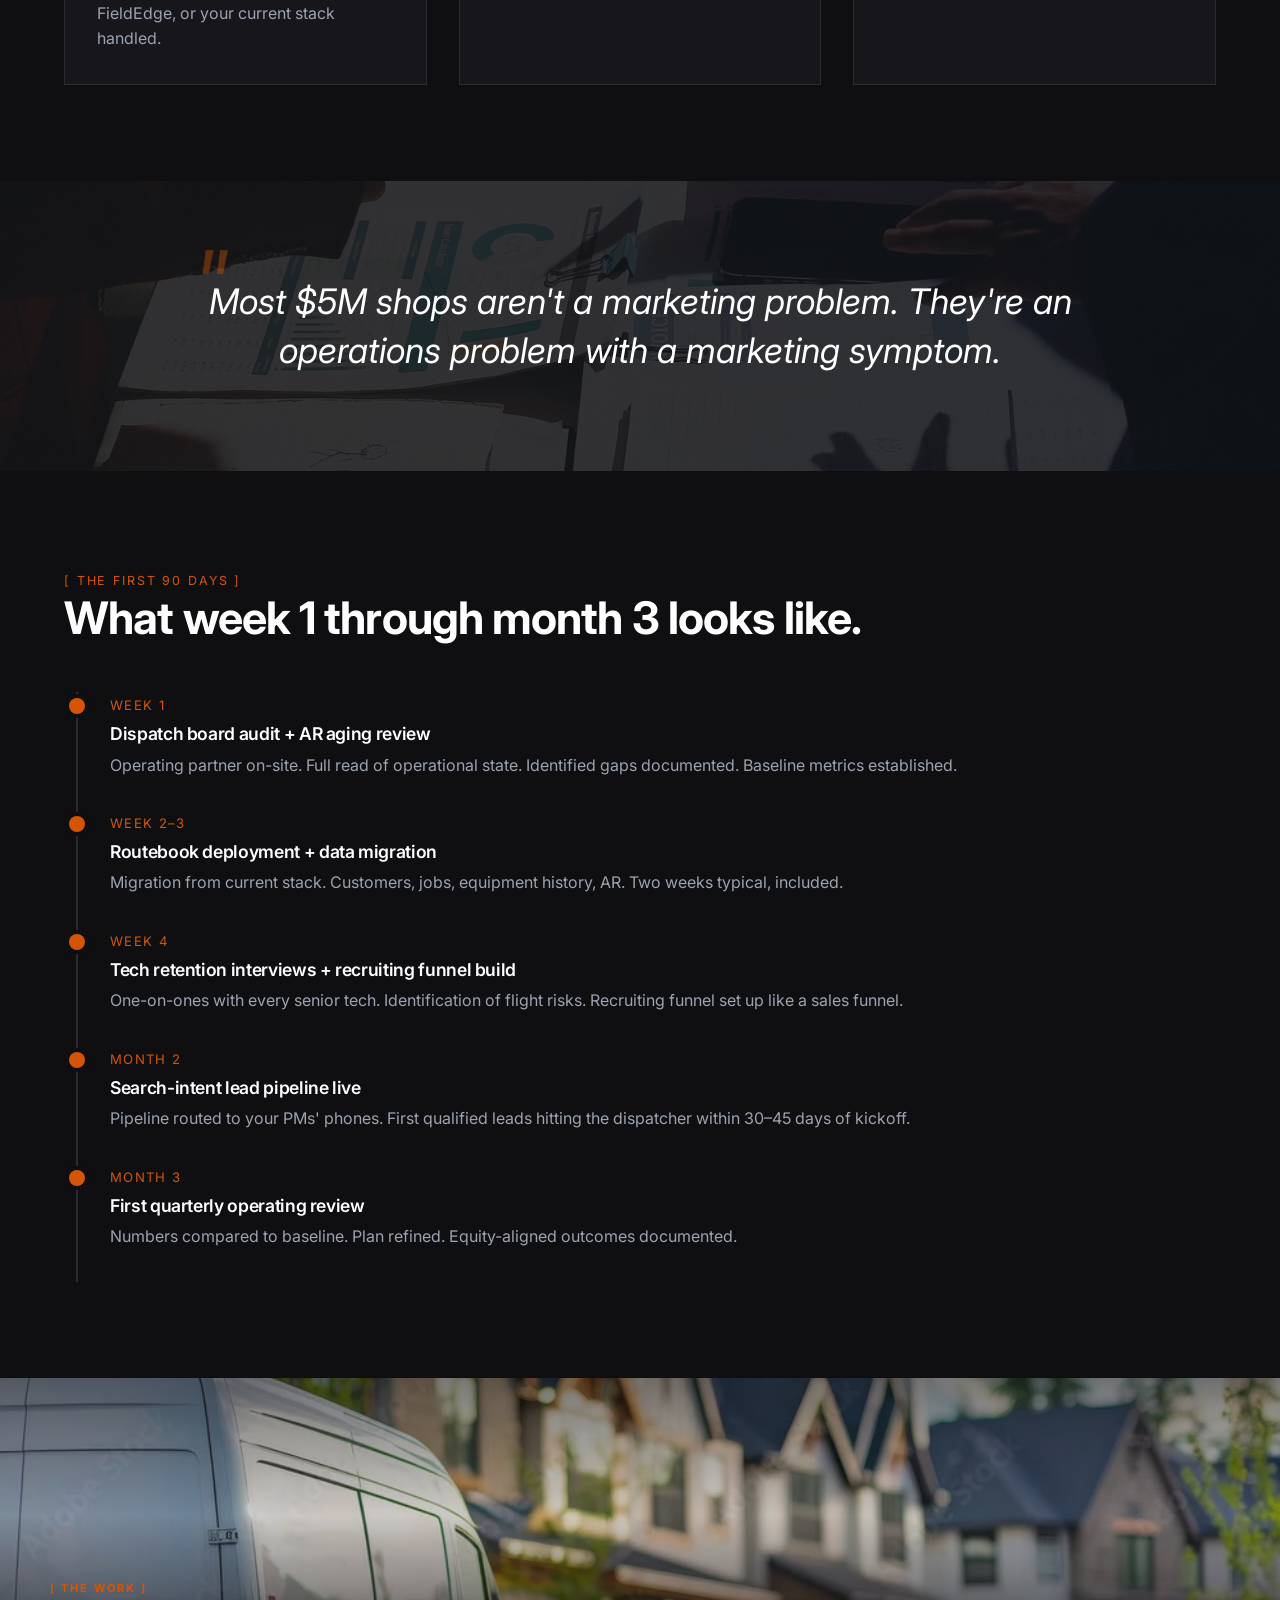
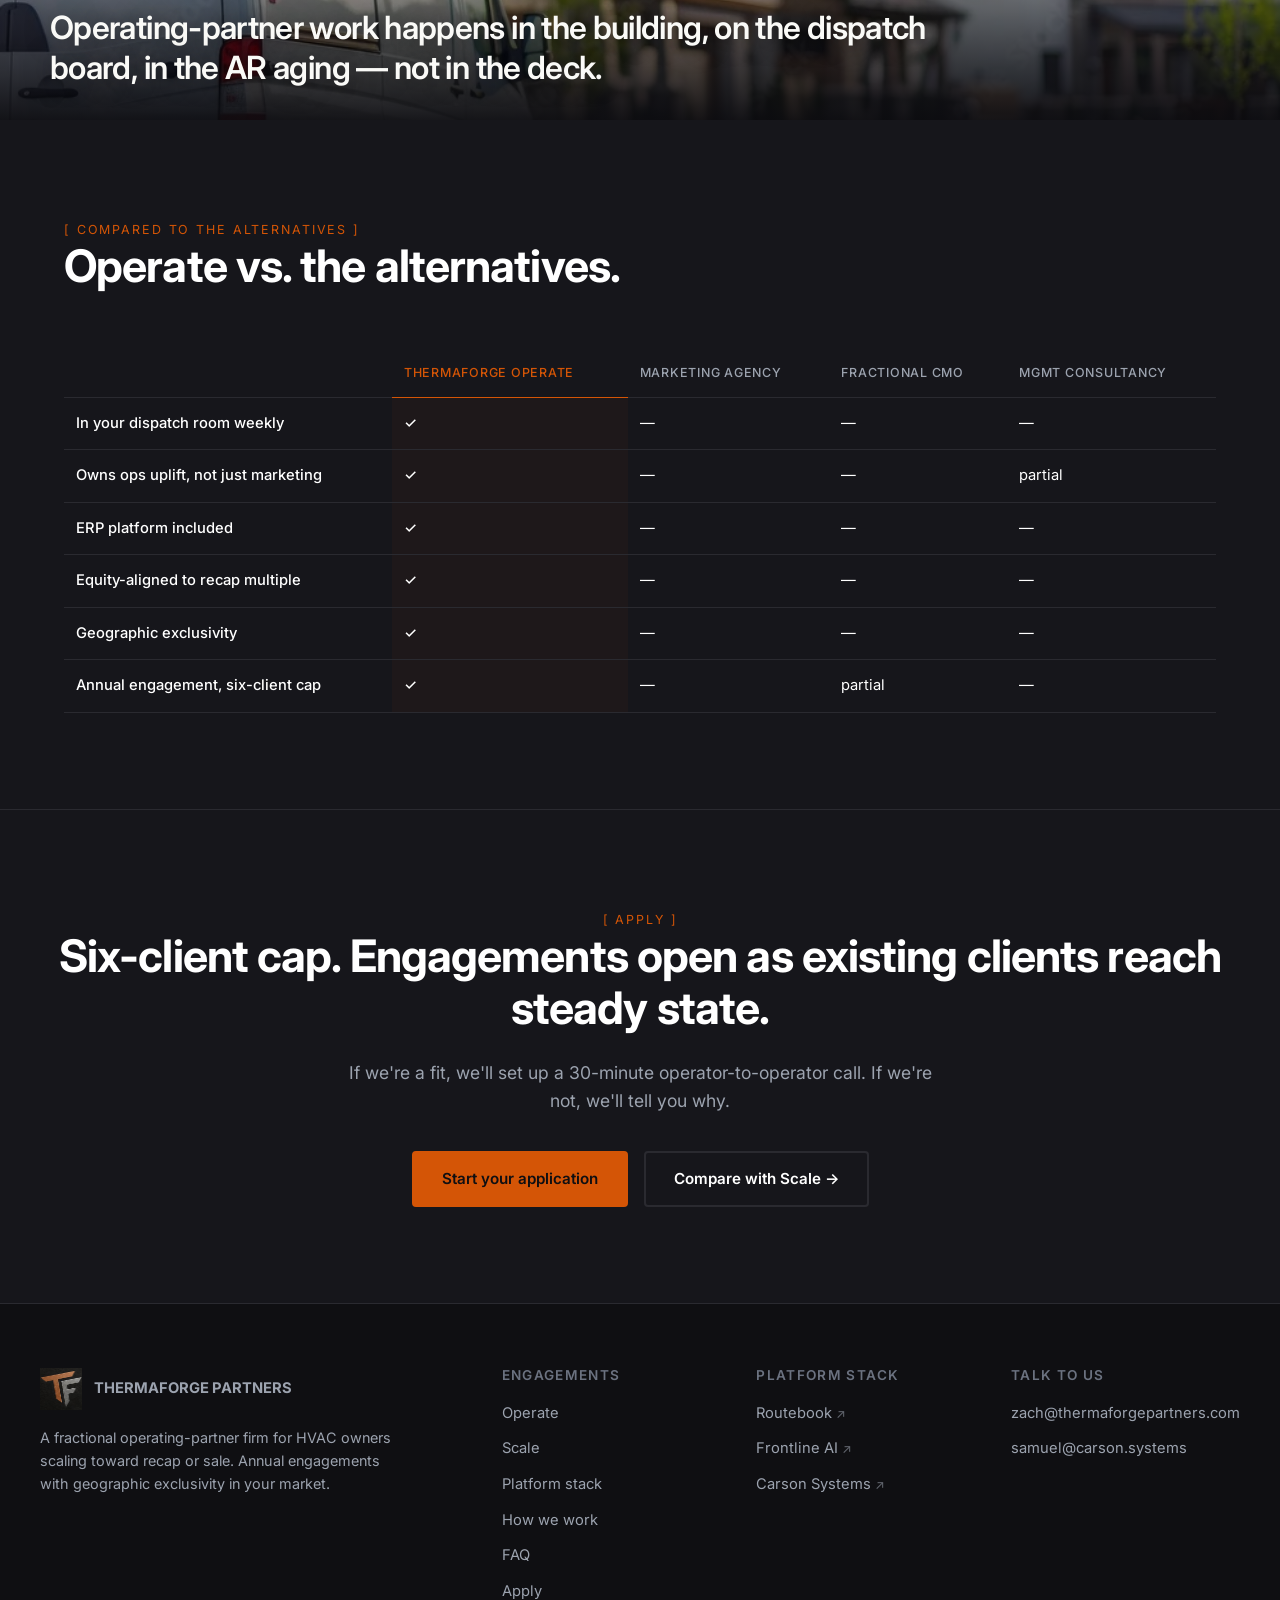
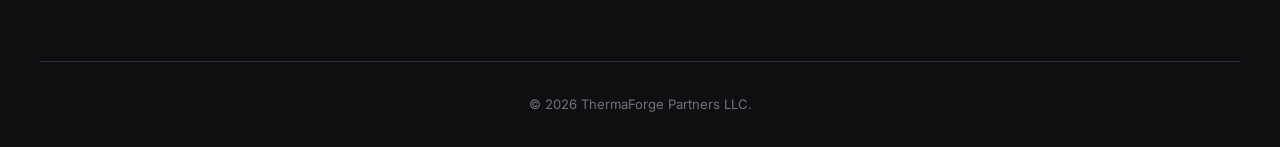
<file: operate.html>
<!DOCTYPE html>
<html lang="en">
<head>
<meta charset="UTF-8" />
<meta name="viewport" content="width=device-width, initial-scale=1.0" />
<title>ThermaForge Operate — Operating partner for HVAC</title>
<meta name="description" content="ThermaForge Operate: the operating partner in the seat. Annual engagement. Routebook ERP included. For $5M–$15M HVAC shops." />
<meta property="og:title" content="ThermaForge Operate — Operating partner for HVAC" />
<meta property="og:description" content="The operating partner in the seat. Routebook ERP included. For $5M–$15M HVAC shops scaling toward exit." />
<meta property="og:image" content="https://thermaforgepartners.com/assets/photos/hero-01-rooftop-skyline.jpg" />
<link rel="icon" href="/assets/tf-monogram.png" type="image/png" />
<link rel="preconnect" href="https://fonts.googleapis.com" />
<link rel="preconnect" href="https://fonts.gstatic.com" crossorigin />
<link rel="stylesheet" href="https://fonts.googleapis.com/css2?family=Inter:wght@400;500;600;700;800&display=swap" />
<link rel="stylesheet" href="/styles.css" />
</head>
<body>

<nav class="tf-nav">
  <a href="/" class="tf-nav-logo">
    <img src="/assets/tf-monogram.png" alt="" />
    <span>THERMAFORGE PARTNERS</span>
  </a>
  <a href="/operate">Operate</a>
  <a href="/scale">Scale</a>
  <a href="/platform">Platform</a>
  <a href="/#faq">FAQ</a>
  <a href="/apply" class="tf-nav-cta">Apply</a>
</nav>

<section class="tf-tier-hero" style="background-image: url('/assets/photos/hero-01-rooftop-skyline.jpg');">
  <span class="tf-eyebrow">[ TIER 01 · OPERATE ]</span>
  <h1>The operating partner <em>in the seat.</em></h1>
  <p class="tf-tier-subhead">
    A fractional operating partner with skin in the game. We sit in your dispatch room, walk your shop, and run the weekly P&amp;L with you — and the platform stack you'd otherwise stitch together comes with the engagement.
  </p>
  <a href="/apply" class="tf-btn-primary">Apply for an Operate engagement</a>
</section>

<section class="tf-section">
  <div class="tf-container">
    <span class="tf-section-head">[ WHAT YOU GET ]</span>
    <h2>What's inside an Operate engagement.</h2>
    <div class="tf-detail-grid">
      <div class="tf-detail-block">
        <span class="tf-block-num">01</span>
        <h3>An operator in the building.</h3>
        <p>Your founding partner is the face of every Operate engagement — walking your shop floor, sitting in your dispatch room, building your sales bench, running your technician training, and owning culture and in-house talent acquisition. Operator inside HVAC shops through transitions and sales between $5M and $50M.</p>
      </div>
      <div class="tf-detail-block">
        <span class="tf-block-num">02</span>
        <h3>Operations uplift.</h3>
        <p>Dispatch flow, callback rate, first-time-fix, technician utilization, AR aging over 60 days. We name the EBITDA-moving number on the first call and we move it month over month. Monthly operating reviews against a written plan, not a vibe.</p>
      </div>
      <div class="tf-detail-block">
        <span class="tf-block-num">03</span>
        <h3>Search-intent lead pipeline.</h3>
        <p>Homeowners actively searching for system replacement, surfaced and routed to your project managers' phones. Not display ads. Not branded billboard buys. Direct intent, qualified before it hits your team. Volume scales with your install capacity.</p>
      </div>
      <div class="tf-detail-block">
        <span class="tf-block-num">04</span>
        <h3>Routebook ERP, fully included.</h3>
        <p>The Carson Systems field service ERP — dispatch, jobs, invoicing, AR, inventory, real job-cost P&amp;L — deployed inside your engagement, bundled. Migration from ServiceTitan, FieldEdge, or your current stack handled.</p>
      </div>
      <div class="tf-detail-block">
        <span class="tf-block-num">05</span>
        <h3>Pre-PE positioning.</h3>
        <p>If you're 24–48 months from a recap or sale, every operational decision now is a valuation decision later. Clean books, real EBITDA quality, documented systems, tech retention. We position the company so the multiple finds you.</p>
      </div>
      <div class="tf-detail-block">
        <span class="tf-block-num">06</span>
        <h3>Geographic exclusivity.</h3>
        <p>Once we engage with a shop in your metro, we don't take a second engagement competing in your service area. Exclusivity radius defined in the engagement letter against your actual service map, not a zip code.</p>
      </div>
    </div>
  </div>
</section>

<section class="tf-pullquote" style="background-image: linear-gradient(rgba(15,15,18,0.85), rgba(15,15,18,0.85)), url('/assets/photos/timeline-financials.jpg');">
  <blockquote>
    Most $5M shops aren't a marketing problem. They're an operations problem with a marketing symptom.
  </blockquote>
</section>

<section class="tf-section">
  <div class="tf-container">
    <span class="tf-section-head">[ THE FIRST 90 DAYS ]</span>
    <h2>What week 1 through month 3 looks like.</h2>
    <div class="tf-timeline-vertical">
      <div class="tf-week">
        <span class="tf-week-label">WEEK 1</span>
        <h4>Dispatch board audit + AR aging review</h4>
        <p>Operating partner on-site. Full read of operational state. Identified gaps documented. Baseline metrics established.</p>
      </div>
      <div class="tf-week">
        <span class="tf-week-label">WEEK 2–3</span>
        <h4>Routebook deployment + data migration</h4>
        <p>Migration from current stack. Customers, jobs, equipment history, AR. Two weeks typical, included.</p>
      </div>
      <div class="tf-week">
        <span class="tf-week-label">WEEK 4</span>
        <h4>Tech retention interviews + recruiting funnel build</h4>
        <p>One-on-ones with every senior tech. Identification of flight risks. Recruiting funnel set up like a sales funnel.</p>
      </div>
      <div class="tf-week">
        <span class="tf-week-label">MONTH 2</span>
        <h4>Search-intent lead pipeline live</h4>
        <p>Pipeline routed to your PMs' phones. First qualified leads hitting the dispatcher within 30–45 days of kickoff.</p>
      </div>
      <div class="tf-week">
        <span class="tf-week-label">MONTH 3</span>
        <h4>First quarterly operating review</h4>
        <p>Numbers compared to baseline. Plan refined. Equity-aligned outcomes documented.</p>
      </div>
    </div>
  </div>
</section>

<!-- Editorial photo band — break up the dark text walls between sections -->
<section style="position:relative; height:38vh; min-height:320px; background-image: linear-gradient(rgba(11,11,15,0.55) 0%, rgba(11,11,15,0.20) 40%, rgba(11,11,15,0.95) 100%), url('/assets/photos/pullquote-03.jpg'); background-size: cover; background-position: center;">
  <div style="position:absolute; bottom:32px; left:50%; transform:translateX(-50%); max-width:1180px; width:calc(100% - 48px); color:#FAFAF7;">
    <div style="font-size:11px; font-weight:700; letter-spacing:0.18em; text-transform:uppercase; color:var(--tf-orange); margin-bottom:10px;">[ THE WORK ]</div>
    <div style="font-size:clamp(1.3rem, 2.6vw, 2rem); font-weight:600; letter-spacing:-0.02em; line-height:1.25; max-width:48ch; text-shadow:0 2px 24px rgba(0,0,0,0.5);">
      Operating-partner work happens in the building, on the dispatch board, in the AR aging — not in the deck.
    </div>
  </div>
</section>

<section class="tf-section" style="background: var(--tf-bg-alt);">
  <div class="tf-container">
    <span class="tf-section-head">[ COMPARED TO THE ALTERNATIVES ]</span>
    <h2>Operate vs. the alternatives.</h2>
    <div style="overflow-x: auto;">
      <table class="tf-comparison-table">
        <thead>
          <tr>
            <th></th>
            <th>ThermaForge Operate</th>
            <th>Marketing agency</th>
            <th>Fractional CMO</th>
            <th>Mgmt consultancy</th>
          </tr>
        </thead>
        <tbody>
          <tr><td>In your dispatch room weekly</td><td>✓</td><td>—</td><td>—</td><td>—</td></tr>
          <tr><td>Owns ops uplift, not just marketing</td><td>✓</td><td>—</td><td>—</td><td>partial</td></tr>
          <tr><td>ERP platform included</td><td>✓</td><td>—</td><td>—</td><td>—</td></tr>
          <tr><td>Equity-aligned to recap multiple</td><td>✓</td><td>—</td><td>—</td><td>—</td></tr>
          <tr><td>Geographic exclusivity</td><td>✓</td><td>—</td><td>—</td><td>—</td></tr>
          <tr><td>Annual engagement, six-client cap</td><td>✓</td><td>—</td><td>partial</td><td>—</td></tr>
          
        </tbody>
      </table>
    </div>
  </div>
</section>

<section class="tf-cta-section">
  <span class="tf-section-head">[ APPLY ]</span>
  <h2>Six-client cap. Engagements open as existing clients reach steady state.</h2>
  <p>If we're a fit, we'll set up a 30-minute operator-to-operator call. If we're not, we'll tell you why.</p>
  <div class="tf-cta-buttons">
    <a href="/apply" class="tf-btn-primary">Start your application</a>
    <a href="/scale" class="tf-btn-secondary">Compare with Scale →</a>
  </div>
</section>

<footer class="tf-footer">
  <div class="tf-footer-grid">
    <div class="tf-footer-brand">
      <a href="/" class="tf-nav-logo"><img src="/assets/tf-monogram.png" alt="" /><span>THERMAFORGE PARTNERS</span></a>
      <p>A fractional operating-partner firm for HVAC owners scaling toward recap or sale. Annual engagements with geographic exclusivity in your market.</p>
    </div>
    <div>
      <h4>Engagements</h4>
      <ul>
        <li><a href="/operate">Operate</a></li>
        <li><a href="/scale">Scale</a></li>
        <li><a href="/platform">Platform stack</a></li>
        <li><a href="/#how-we-work">How we work</a></li>
        <li><a href="/#faq">FAQ</a></li>
        <li><a href="/apply">Apply</a></li>
      </ul>
    </div>
    <div>
      <h4>Platform stack</h4>
      <ul>
        <li><a href="https://runroutebook.com" target="_blank" rel="noopener">Routebook<span class="ext-link-arrow">↗</span></a></li>
        <li><a href="https://frontline.carson.systems" target="_blank" rel="noopener">Frontline AI<span class="ext-link-arrow">↗</span></a></li>
        <li><a href="https://carson.systems" target="_blank" rel="noopener">Carson Systems<span class="ext-link-arrow">↗</span></a></li>
      </ul>
    </div>
    <div>
      <h4>Talk to us</h4>
      <ul>
        <li><a href="mailto:zach@thermaforgepartners.com">zach@thermaforgepartners.com</a></li>
        <li><a href="mailto:samuel@carson.systems">samuel@carson.systems</a></li>
      </ul>
    </div>
  </div>
  <div class="tf-footer-bottom">© 2026 ThermaForge Partners LLC.</div>
</footer>

<script>
  (function(){
    const path = window.location.pathname.replace(/\/$/, '') || '/';
    document.querySelectorAll('.tf-nav a').forEach(a => {
      const href = a.getAttribute('href');
      if (href === path) a.classList.add('active');
    });
  })();
</script>

</body>
</html>
</file>
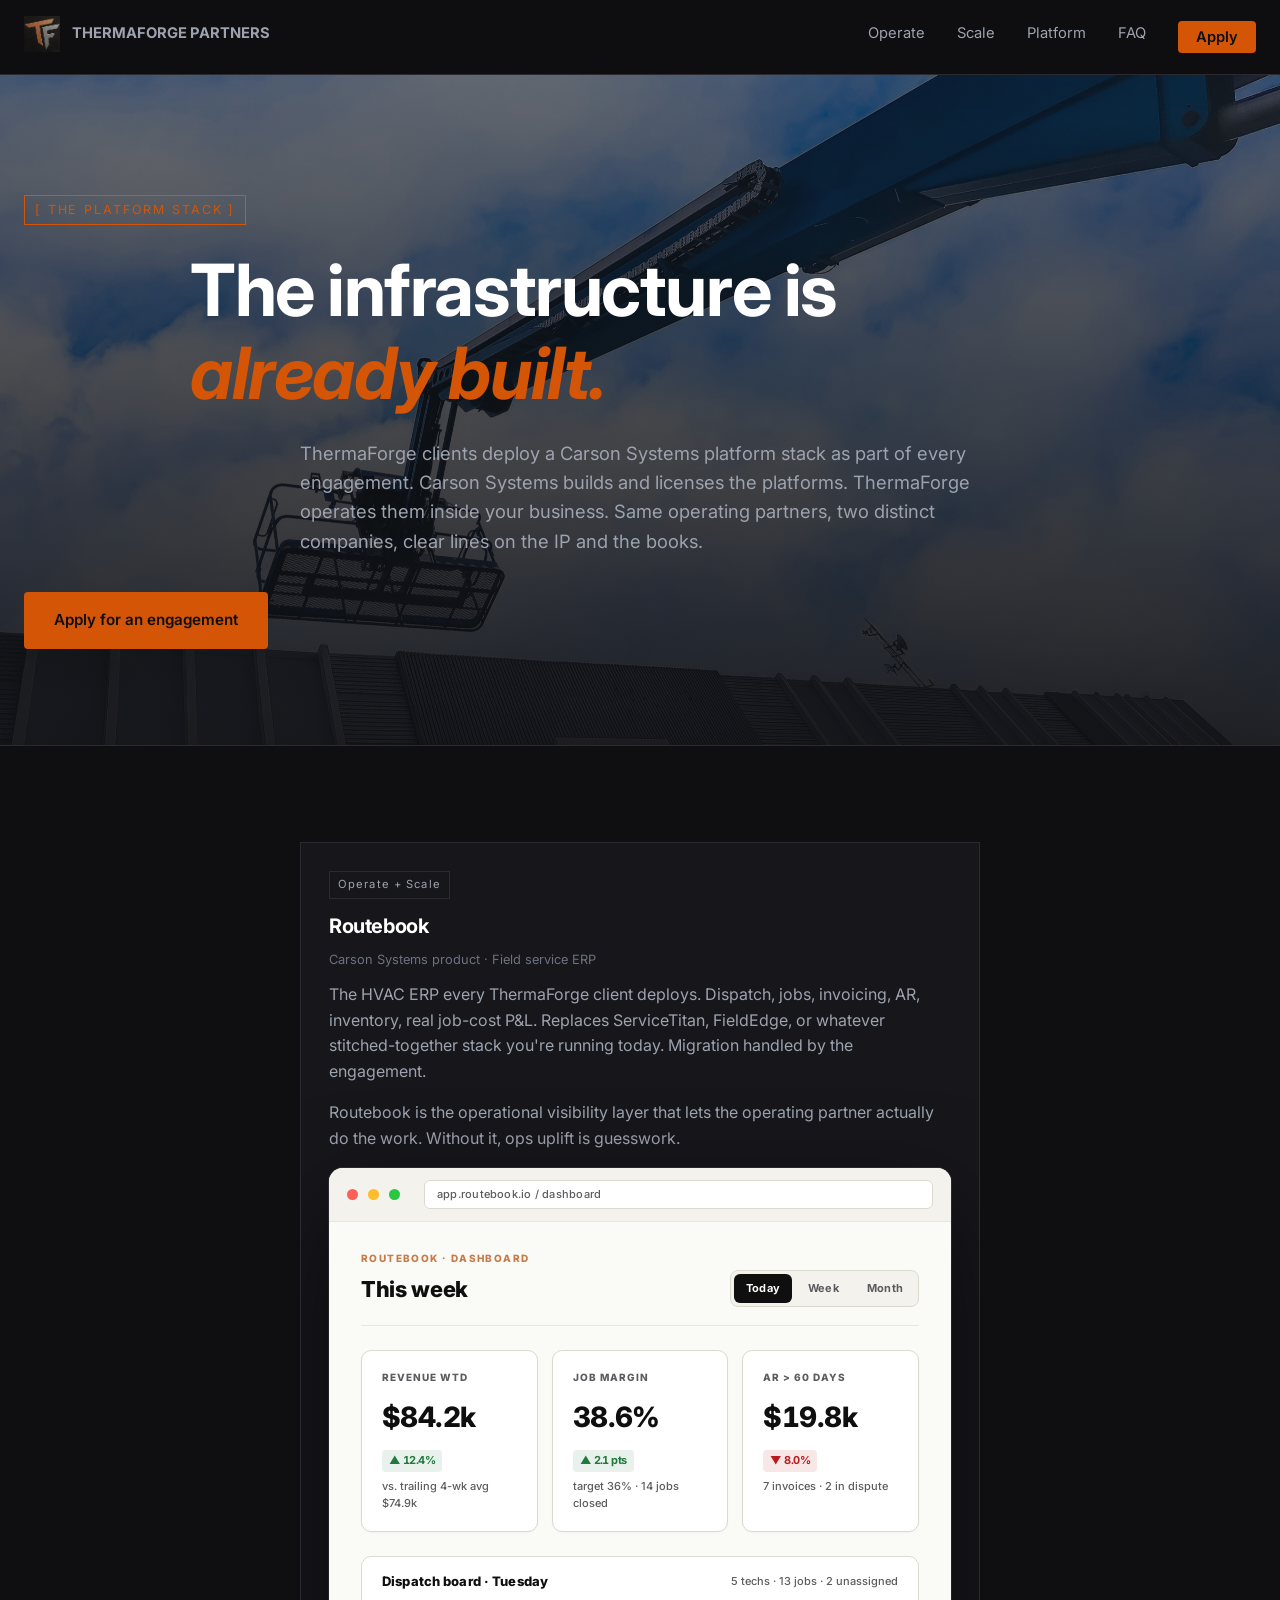
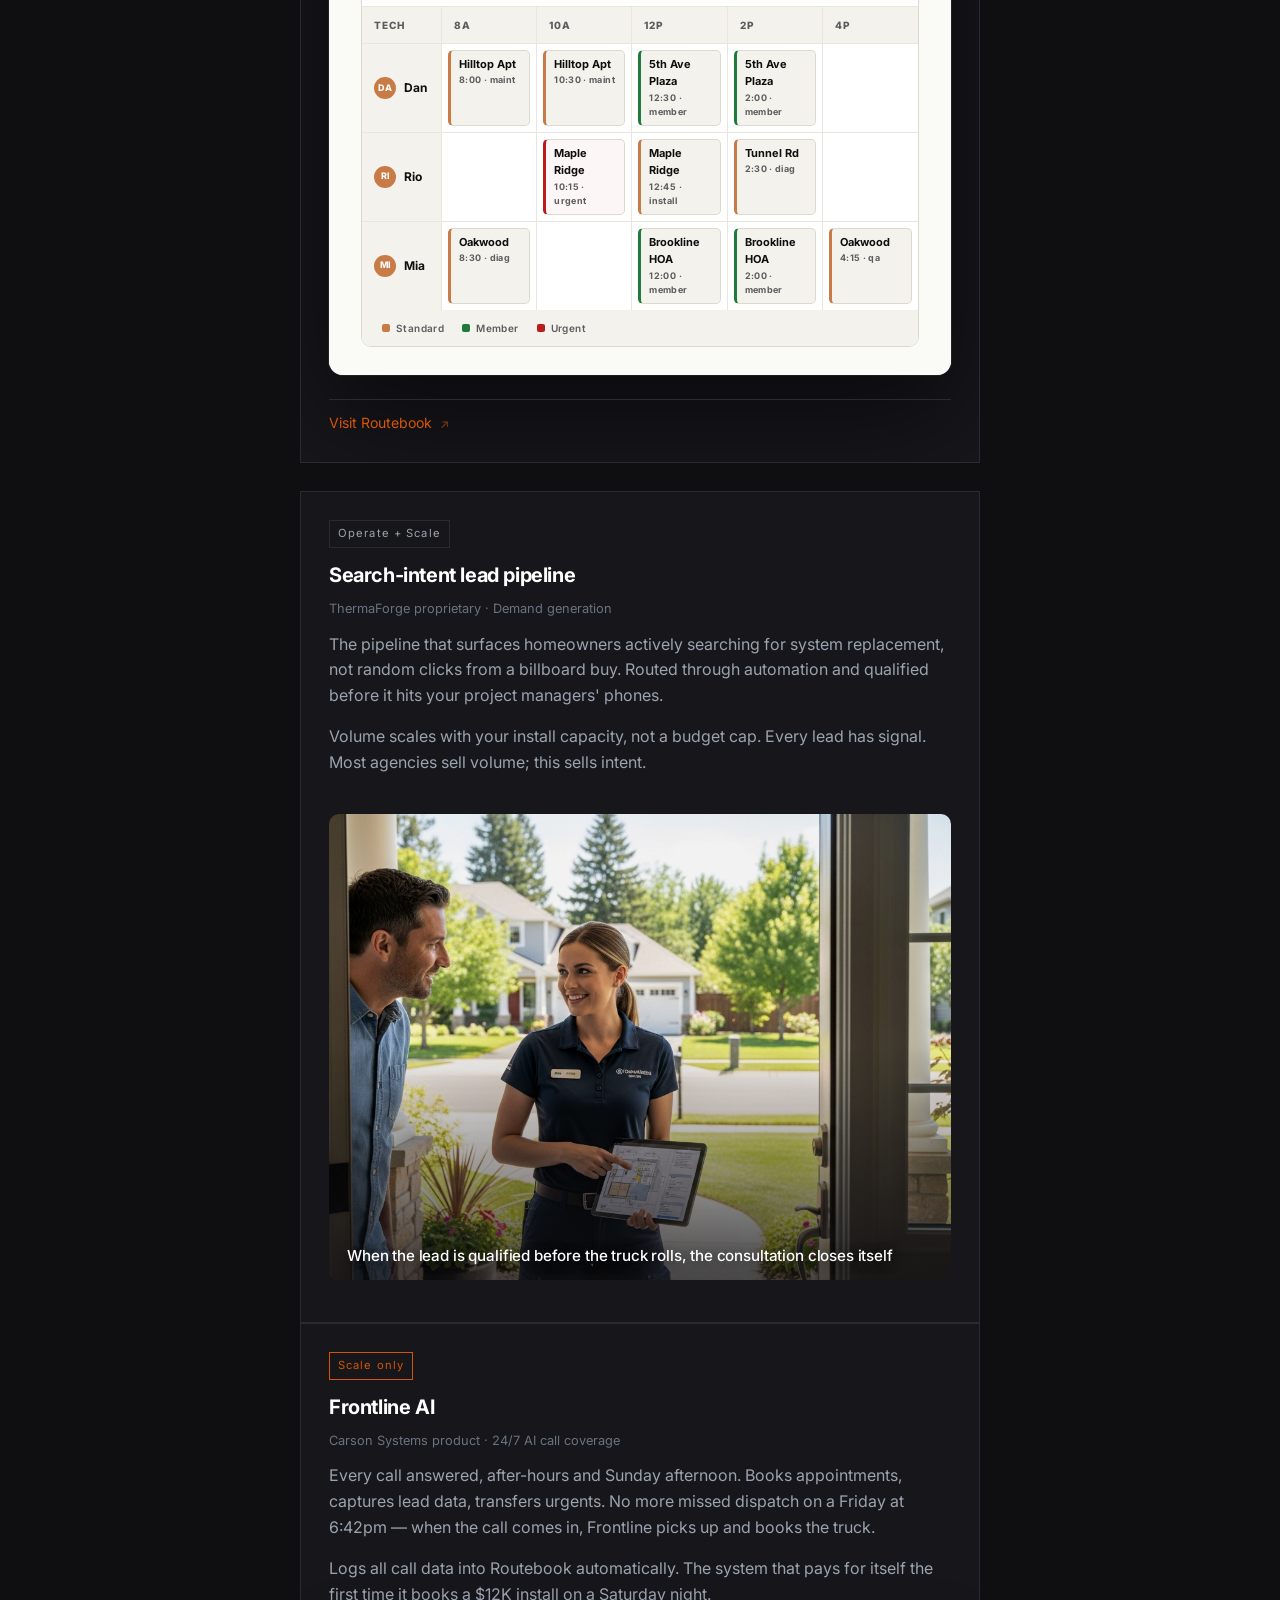
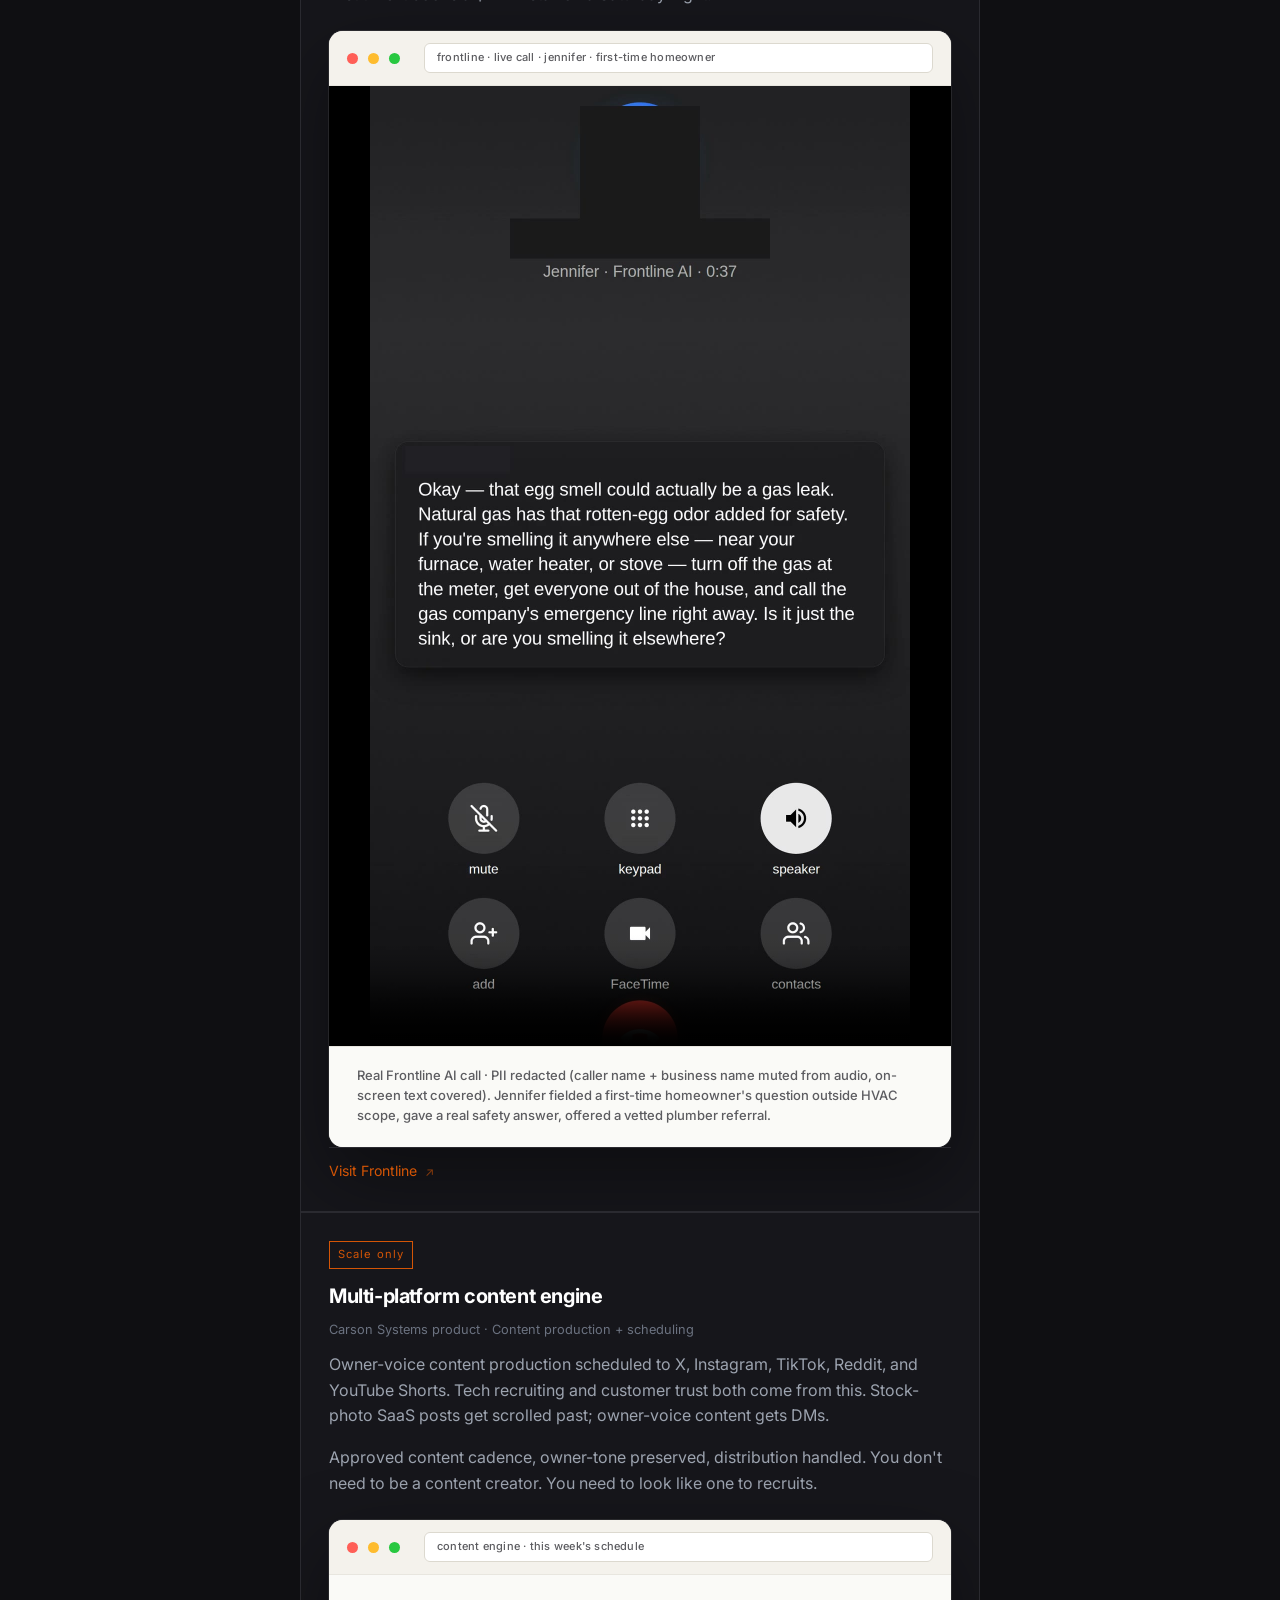
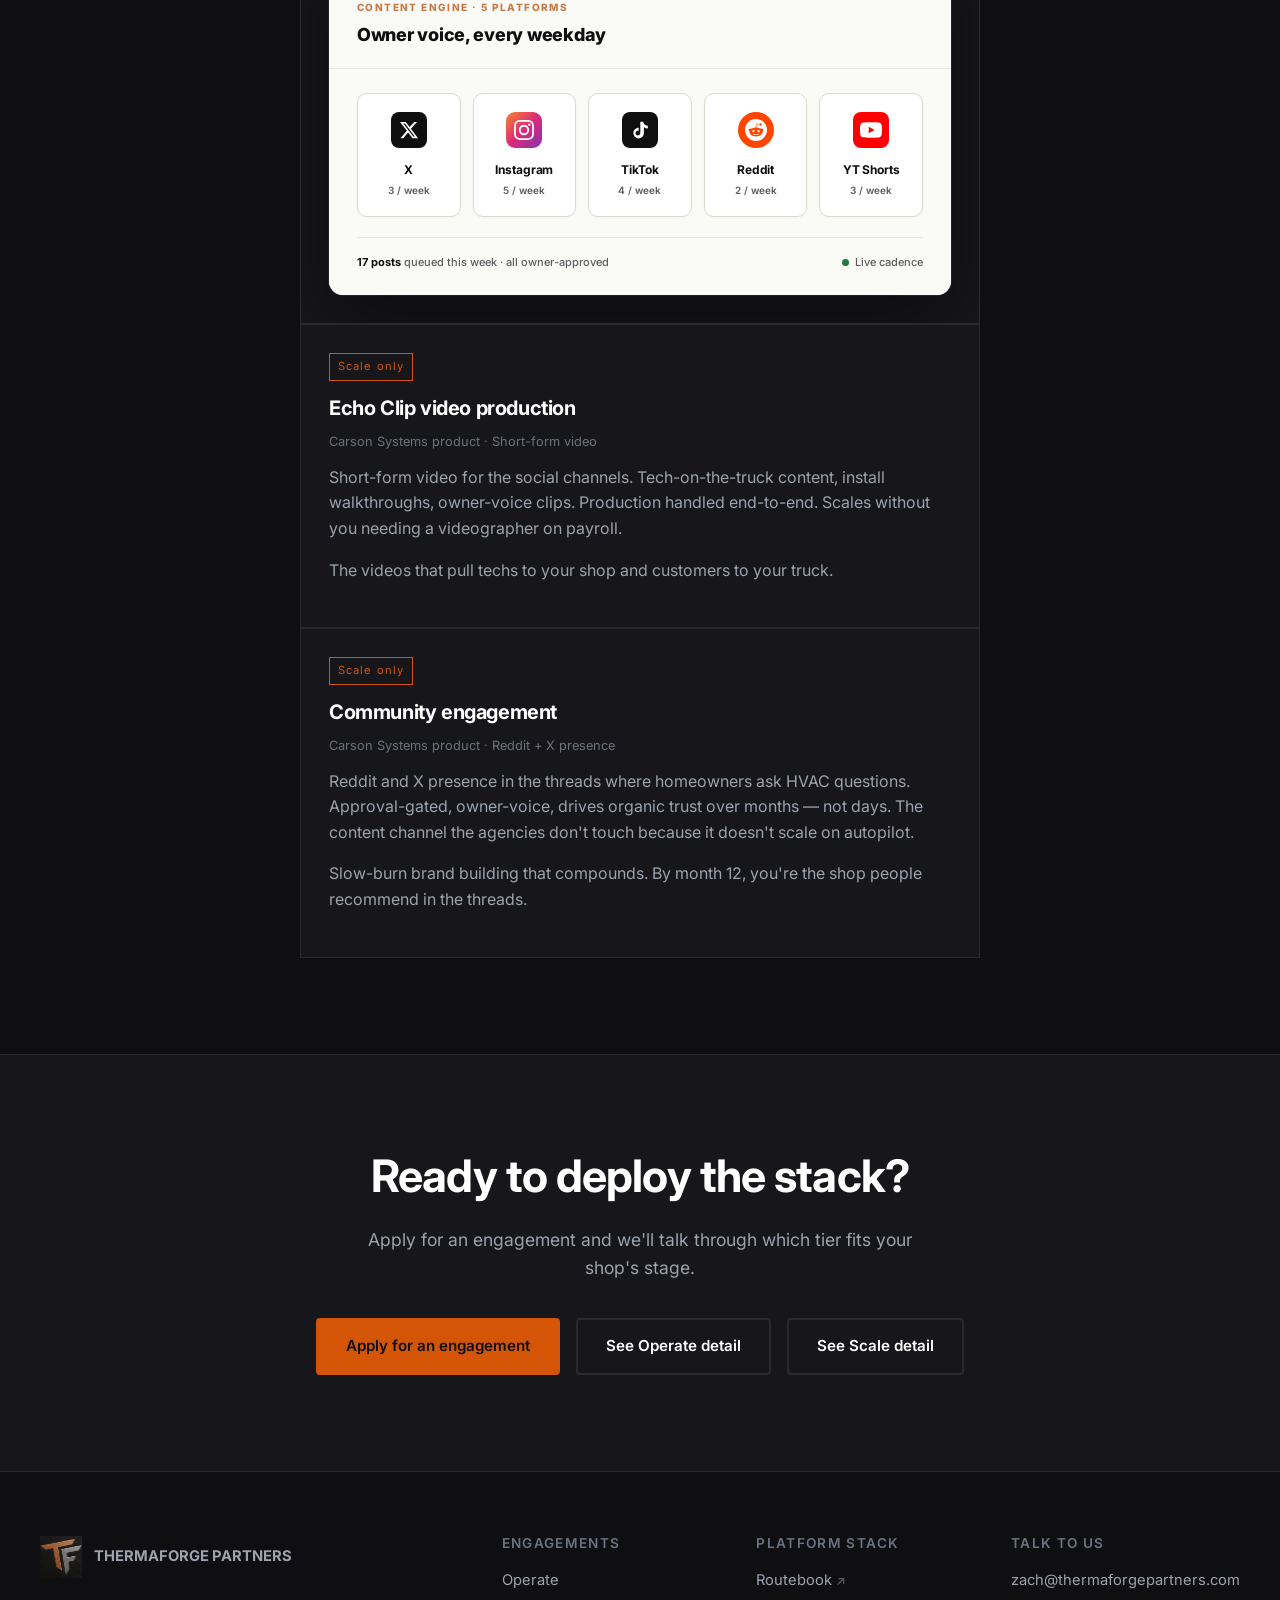
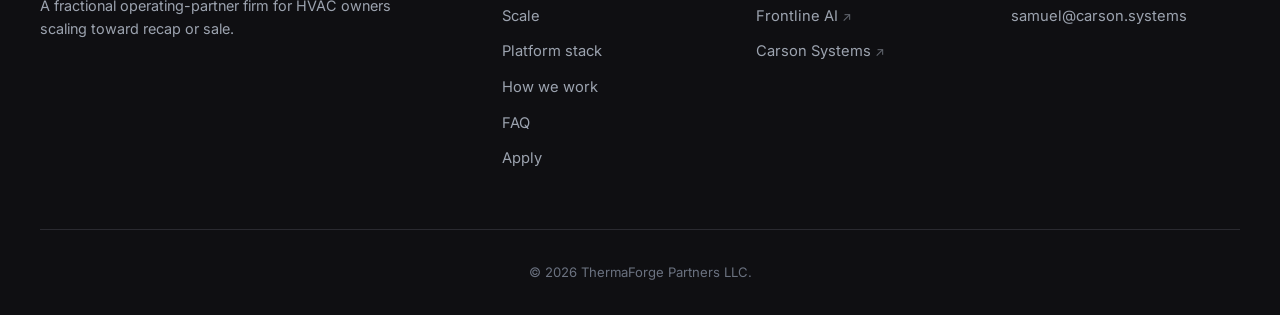
<file: platform.html>
<!DOCTYPE html>
<html lang="en">
<head>
<meta charset="UTF-8" />
<meta name="viewport" content="width=device-width, initial-scale=1.0" />
<title>The platform stack — ThermaForge Partners</title>
<meta name="description" content="The Carson Systems platform stack ThermaForge clients deploy. Routebook ERP, Frontline AI, content engine, and more." />
<meta property="og:title" content="The ThermaForge platform stack" />
<meta property="og:description" content="Routebook, Frontline, and the Carson Systems content engine — deployed inside every engagement." />
<meta property="og:image" content="https://thermaforgepartners.com/assets/photos/detail-manlift.jpg" />
<link rel="icon" href="/assets/tf-monogram.png" type="image/png" />
<link rel="preconnect" href="https://fonts.googleapis.com" />
<link rel="preconnect" href="https://fonts.gstatic.com" crossorigin />
<link rel="stylesheet" href="https://fonts.googleapis.com/css2?family=Inter:wght@400;500;600;700;800&display=swap" />
<link rel="stylesheet" href="/styles.css" />
</head>
<body>

<nav class="tf-nav">
  <a href="/" class="tf-nav-logo"><img src="/assets/tf-monogram.png" alt="" /><span>THERMAFORGE PARTNERS</span></a>
  <a href="/operate">Operate</a>
  <a href="/scale">Scale</a>
  <a href="/platform">Platform</a>
  <a href="/#faq">FAQ</a>
  <a href="/apply" class="tf-nav-cta">Apply</a>
</nav>

<section class="tf-tier-hero" style="background-image: url('/assets/photos/detail-manlift.jpg');">
  <span class="tf-eyebrow">[ THE PLATFORM STACK ]</span>
  <h1>The infrastructure is <em>already built.</em></h1>
  <p class="tf-tier-subhead">
    ThermaForge clients deploy a Carson Systems platform stack as part of every engagement. Carson Systems builds and licenses the platforms. ThermaForge operates them inside your business. Same operating partners, two distinct companies, clear lines on the IP and the books.
  </p>
  <a href="/apply" class="tf-btn-primary">Apply for an engagement</a>
</section>

<section class="tf-section">
  <div class="tf-container">

    <div class="tf-platform-grid" style="grid-template-columns: 1fr; max-width: 680px; margin: 0 auto; gap: 28px;">

      <article class="tf-platform-card">
        <span class="tf-tier-badge">Operate + Scale</span>
        <h3>Routebook</h3>
        <p class="tf-producer-tag">Carson Systems product · Field service ERP</p>
        <div class="tf-card-body">
          <p>The HVAC ERP every ThermaForge client deploys. Dispatch, jobs, invoicing, AR, inventory, real job-cost P&amp;L. Replaces ServiceTitan, FieldEdge, or whatever stitched-together stack you're running today. Migration handled by the engagement.</p>
          <p>Routebook is the operational visibility layer that lets the operating partner actually do the work. Without it, ops uplift is guesswork.</p>
        </div>

        <!-- ROUTEBOOK DASHBOARD MOCK — light island inside dark page -->
        <div style="background:#FAFAF7; border-radius:14px; box-shadow:0 40px 100px rgba(0,0,0,0.50), 0 0 0 1px rgba(250,250,247,0.10); overflow:hidden;">

          <!-- Browser chrome titlebar -->
          <div style="background:#F4F2EC; padding:12px 18px; display:flex; align-items:center; gap:10px; border-bottom:1px solid #E8E6DF;">
            <div style="width:11px; height:11px; border-radius:50%; background:#FF5F57;"></div>
            <div style="width:11px; height:11px; border-radius:50%; background:#FEBC2E;"></div>
            <div style="width:11px; height:11px; border-radius:50%; background:#28C840;"></div>
            <div style="flex:1; margin-left:14px; background:#FFFFFF; border:1px solid #DCD9CF; border-radius:6px; padding:5px 12px; font-size:11px; color:#5C5C60; font-weight:500; letter-spacing:0.02em;">app.routebook.io / dashboard</div>
          </div>

          <!-- Body -->
          <div style="padding:28px 32px; background:#FAFAF7;">

            <!-- Mock header -->
            <div style="display:flex; justify-content:space-between; align-items:flex-end; margin-bottom:24px; padding-bottom:18px; border-bottom:1px solid #E8E6DF; flex-wrap:wrap; gap:14px;">
              <div>
                <div style="font-size:10px; font-weight:800; color:#C97B47; letter-spacing:0.14em; text-transform:uppercase; margin-bottom:6px;">ROUTEBOOK &middot; DASHBOARD</div>
                <div style="font-size:22px; font-weight:800; color:#0F0F10; letter-spacing:-0.015em;">This week</div>
              </div>
              <div style="display:flex; gap:4px; background:#F4F2EC; border:1px solid #DCD9CF; border-radius:8px; padding:3px;">
                <div style="font-size:11px; font-weight:700; padding:6px 12px; border-radius:6px; background:#0F0F10; color:#FAFAF7; letter-spacing:0.02em;">Today</div>
                <div style="font-size:11px; font-weight:700; padding:6px 12px; border-radius:6px; color:#5C5C60; letter-spacing:0.02em;">Week</div>
                <div style="font-size:11px; font-weight:700; padding:6px 12px; border-radius:6px; color:#5C5C60; letter-spacing:0.02em;">Month</div>
              </div>
            </div>

            <!-- KPI ROW — explicit 3-col grid -->
            <div data-rb-kpi-row style="display:grid; grid-template-columns:repeat(3, 1fr); gap:14px; margin-bottom:24px;">

              <div style="background:#FFFFFF; border:1px solid #DCD9CF; border-radius:10px; padding:18px 20px; box-shadow:0 1px 2px rgba(15,15,16,0.03);">
                <div style="font-size:10px; font-weight:800; letter-spacing:0.10em; text-transform:uppercase; color:#5C5C60; margin-bottom:10px;">Revenue WTD</div>
                <div style="font-size:28px; font-weight:800; color:#0F0F10; letter-spacing:-0.02em; font-feature-settings:'tnum'; display:flex; align-items:baseline; gap:10px; flex-wrap:wrap;">
                  $84.2k
                  <span style="font-size:11px; font-weight:700; padding:2px 7px; border-radius:4px; background:rgba(31,122,61,0.10); color:#1F7A3D;">&#9650; 12.4%</span>
                </div>
                <div style="font-size:11px; color:#5C5C60; margin-top:6px; font-weight:500;">vs. trailing 4-wk avg $74.9k</div>
              </div>

              <div style="background:#FFFFFF; border:1px solid #DCD9CF; border-radius:10px; padding:18px 20px; box-shadow:0 1px 2px rgba(15,15,16,0.03);">
                <div style="font-size:10px; font-weight:800; letter-spacing:0.10em; text-transform:uppercase; color:#5C5C60; margin-bottom:10px;">Job Margin</div>
                <div style="font-size:28px; font-weight:800; color:#0F0F10; letter-spacing:-0.02em; font-feature-settings:'tnum'; display:flex; align-items:baseline; gap:10px; flex-wrap:wrap;">
                  38.6%
                  <span style="font-size:11px; font-weight:700; padding:2px 7px; border-radius:4px; background:rgba(31,122,61,0.10); color:#1F7A3D;">&#9650; 2.1 pts</span>
                </div>
                <div style="font-size:11px; color:#5C5C60; margin-top:6px; font-weight:500;">target 36% &middot; 14 jobs closed</div>
              </div>

              <div style="background:#FFFFFF; border:1px solid #DCD9CF; border-radius:10px; padding:18px 20px; box-shadow:0 1px 2px rgba(15,15,16,0.03);">
                <div style="font-size:10px; font-weight:800; letter-spacing:0.10em; text-transform:uppercase; color:#5C5C60; margin-bottom:10px;">AR &gt; 60 days</div>
                <div style="font-size:28px; font-weight:800; color:#0F0F10; letter-spacing:-0.02em; font-feature-settings:'tnum'; display:flex; align-items:baseline; gap:10px; flex-wrap:wrap;">
                  $19.8k
                  <span style="font-size:11px; font-weight:700; padding:2px 7px; border-radius:4px; background:rgba(185,28,28,0.10); color:#B91C1C;">&#9660; 8.0%</span>
                </div>
                <div style="font-size:11px; color:#5C5C60; margin-top:6px; font-weight:500;">7 invoices &middot; 2 in dispute</div>
              </div>

            </div>

            <!-- DISPATCH BOARD -->
            <div data-rb-dispatch style="background:#FFFFFF; border:1px solid #DCD9CF; border-radius:10px; overflow:hidden;">

              <div style="padding:14px 20px; border-bottom:1px solid #E8E6DF; display:flex; justify-content:space-between; align-items:center; flex-wrap:wrap; gap:8px;">
                <div style="font-size:13px; font-weight:800; color:#0F0F10; letter-spacing:0.01em;">Dispatch board &middot; Tuesday</div>
                <div style="font-size:11px; color:#5C5C60; font-weight:500;">5 techs &middot; 13 jobs &middot; 2 unassigned</div>
              </div>

              <!-- Time-axis header -->
              <div style="display:grid; grid-template-columns:80px repeat(5, 1fr);">
                <div style="padding:10px 12px; font-size:10px; font-weight:800; color:#5C5C60; letter-spacing:0.10em; text-transform:uppercase; border-right:1px solid #E8E6DF; background:#F4F2EC;">Tech</div>
                <div style="padding:10px 12px; font-size:10px; font-weight:800; color:#5C5C60; letter-spacing:0.10em; text-transform:uppercase; border-right:1px solid #E8E6DF; background:#F4F2EC;">8a</div>
                <div style="padding:10px 12px; font-size:10px; font-weight:800; color:#5C5C60; letter-spacing:0.10em; text-transform:uppercase; border-right:1px solid #E8E6DF; background:#F4F2EC;">10a</div>
                <div style="padding:10px 12px; font-size:10px; font-weight:800; color:#5C5C60; letter-spacing:0.10em; text-transform:uppercase; border-right:1px solid #E8E6DF; background:#F4F2EC;">12p</div>
                <div style="padding:10px 12px; font-size:10px; font-weight:800; color:#5C5C60; letter-spacing:0.10em; text-transform:uppercase; border-right:1px solid #E8E6DF; background:#F4F2EC;">2p</div>
                <div style="padding:10px 12px; font-size:10px; font-weight:800; color:#5C5C60; letter-spacing:0.10em; text-transform:uppercase; background:#F4F2EC;">4p</div>
              </div>

              <!-- DAN row -->
              <div style="display:grid; grid-template-columns:80px repeat(5, 1fr); border-top:1px solid #E8E6DF; min-height:54px;">
                <div style="display:flex; align-items:center; gap:8px; padding:0 12px; background:#F4F2EC; border-right:1px solid #E8E6DF; font-size:12px; font-weight:700; color:#0F0F10;">
                  <div style="width:22px; height:22px; border-radius:50%; background:#C97B47; color:#FAFAF7; display:flex; align-items:center; justify-content:center; font-size:9px; font-weight:800;">DA</div>
                  Dan
                </div>
                <div style="border-right:1px solid #E8E6DF; padding:6px;"><div style="background:#F4F2EC; border:1px solid #DCD9CF; border-left:3px solid #C97B47; border-radius:5px; padding:5px 8px; font-size:11px; font-weight:700; color:#0F0F10; height:100%;">Hilltop Apt<div style="font-size:9px; font-weight:700; color:#5C5C60; letter-spacing:0.04em;">8:00 &middot; maint</div></div></div>
                <div style="border-right:1px solid #E8E6DF; padding:6px;"><div style="background:#F4F2EC; border:1px solid #DCD9CF; border-left:3px solid #C97B47; border-radius:5px; padding:5px 8px; font-size:11px; font-weight:700; color:#0F0F10; height:100%;">Hilltop Apt<div style="font-size:9px; font-weight:700; color:#5C5C60; letter-spacing:0.04em;">10:30 &middot; maint</div></div></div>
                <div style="border-right:1px solid #E8E6DF; padding:6px;"><div style="background:#F4F2EC; border:1px solid #DCD9CF; border-left:3px solid #1F7A3D; border-radius:5px; padding:5px 8px; font-size:11px; font-weight:700; color:#0F0F10; height:100%;">5th Ave Plaza<div style="font-size:9px; font-weight:700; color:#5C5C60; letter-spacing:0.04em;">12:30 &middot; member</div></div></div>
                <div style="border-right:1px solid #E8E6DF; padding:6px;"><div style="background:#F4F2EC; border:1px solid #DCD9CF; border-left:3px solid #1F7A3D; border-radius:5px; padding:5px 8px; font-size:11px; font-weight:700; color:#0F0F10; height:100%;">5th Ave Plaza<div style="font-size:9px; font-weight:700; color:#5C5C60; letter-spacing:0.04em;">2:00 &middot; member</div></div></div>
                <div style="padding:6px;"></div>
              </div>

              <!-- RIO row -->
              <div style="display:grid; grid-template-columns:80px repeat(5, 1fr); border-top:1px solid #E8E6DF; min-height:54px;">
                <div style="display:flex; align-items:center; gap:8px; padding:0 12px; background:#F4F2EC; border-right:1px solid #E8E6DF; font-size:12px; font-weight:700; color:#0F0F10;">
                  <div style="width:22px; height:22px; border-radius:50%; background:#C97B47; color:#FAFAF7; display:flex; align-items:center; justify-content:center; font-size:9px; font-weight:800;">RI</div>
                  Rio
                </div>
                <div style="border-right:1px solid #E8E6DF; padding:6px;"></div>
                <div style="border-right:1px solid #E8E6DF; padding:6px;"><div style="background:rgba(185,28,28,0.04); border:1px solid #DCD9CF; border-left:3px solid #B91C1C; border-radius:5px; padding:5px 8px; font-size:11px; font-weight:700; color:#0F0F10; height:100%;">Maple Ridge<div style="font-size:9px; font-weight:700; color:#5C5C60; letter-spacing:0.04em;">10:15 &middot; urgent</div></div></div>
                <div style="border-right:1px solid #E8E6DF; padding:6px;"><div style="background:#F4F2EC; border:1px solid #DCD9CF; border-left:3px solid #C97B47; border-radius:5px; padding:5px 8px; font-size:11px; font-weight:700; color:#0F0F10; height:100%;">Maple Ridge<div style="font-size:9px; font-weight:700; color:#5C5C60; letter-spacing:0.04em;">12:45 &middot; install</div></div></div>
                <div style="border-right:1px solid #E8E6DF; padding:6px;"><div style="background:#F4F2EC; border:1px solid #DCD9CF; border-left:3px solid #C97B47; border-radius:5px; padding:5px 8px; font-size:11px; font-weight:700; color:#0F0F10; height:100%;">Tunnel Rd<div style="font-size:9px; font-weight:700; color:#5C5C60; letter-spacing:0.04em;">2:30 &middot; diag</div></div></div>
                <div style="padding:6px;"></div>
              </div>

              <!-- MIA row -->
              <div style="display:grid; grid-template-columns:80px repeat(5, 1fr); border-top:1px solid #E8E6DF; min-height:54px;">
                <div style="display:flex; align-items:center; gap:8px; padding:0 12px; background:#F4F2EC; border-right:1px solid #E8E6DF; font-size:12px; font-weight:700; color:#0F0F10;">
                  <div style="width:22px; height:22px; border-radius:50%; background:#C97B47; color:#FAFAF7; display:flex; align-items:center; justify-content:center; font-size:9px; font-weight:800;">MI</div>
                  Mia
                </div>
                <div style="border-right:1px solid #E8E6DF; padding:6px;"><div style="background:#F4F2EC; border:1px solid #DCD9CF; border-left:3px solid #C97B47; border-radius:5px; padding:5px 8px; font-size:11px; font-weight:700; color:#0F0F10; height:100%;">Oakwood<div style="font-size:9px; font-weight:700; color:#5C5C60; letter-spacing:0.04em;">8:30 &middot; diag</div></div></div>
                <div style="border-right:1px solid #E8E6DF; padding:6px;"></div>
                <div style="border-right:1px solid #E8E6DF; padding:6px;"><div style="background:#F4F2EC; border:1px solid #DCD9CF; border-left:3px solid #1F7A3D; border-radius:5px; padding:5px 8px; font-size:11px; font-weight:700; color:#0F0F10; height:100%;">Brookline HOA<div style="font-size:9px; font-weight:700; color:#5C5C60; letter-spacing:0.04em;">12:00 &middot; member</div></div></div>
                <div style="border-right:1px solid #E8E6DF; padding:6px;"><div style="background:#F4F2EC; border:1px solid #DCD9CF; border-left:3px solid #1F7A3D; border-radius:5px; padding:5px 8px; font-size:11px; font-weight:700; color:#0F0F10; height:100%;">Brookline HOA<div style="font-size:9px; font-weight:700; color:#5C5C60; letter-spacing:0.04em;">2:00 &middot; member</div></div></div>
                <div style="padding:6px;"><div style="background:#F4F2EC; border:1px solid #DCD9CF; border-left:3px solid #C97B47; border-radius:5px; padding:5px 8px; font-size:11px; font-weight:700; color:#0F0F10; height:100%;">Oakwood<div style="font-size:9px; font-weight:700; color:#5C5C60; letter-spacing:0.04em;">4:15 &middot; qa</div></div></div>
              </div>

              <!-- Legend -->
              <div style="display:flex; gap:18px; padding:10px 20px; background:#F4F2EC; font-size:10px; font-weight:600; color:#5C5C60; letter-spacing:0.04em; flex-wrap:wrap;">
                <div style="display:flex; align-items:center; gap:6px;"><div style="width:8px; height:8px; border-radius:2px; background:#C97B47;"></div>Standard</div>
                <div style="display:flex; align-items:center; gap:6px;"><div style="width:8px; height:8px; border-radius:2px; background:#1F7A3D;"></div>Member</div>
                <div style="display:flex; align-items:center; gap:6px;"><div style="width:8px; height:8px; border-radius:2px; background:#B91C1C;"></div>Urgent</div>
              </div>

            </div>
          </div>
        </div>

        <a class="tf-ext-link" href="https://runroutebook.com" target="_blank" rel="noopener" style="display:inline-block; margin-top:24px;">Visit Routebook <span class="ext-link-arrow">&#8599;</span></a>
      </article>

      <article class="tf-platform-card">
        <span class="tf-tier-badge">Operate + Scale</span>
        <h3>Search-intent lead pipeline</h3>
        <p class="tf-producer-tag">ThermaForge proprietary · Demand generation</p>
        <div class="tf-card-body">
          <p>The pipeline that surfaces homeowners actively searching for system replacement, not random clicks from a billboard buy. Routed through automation and qualified before it hits your project managers' phones.</p>
          <p>Volume scales with your install capacity, not a budget cap. Every lead has signal. Most agencies sell volume; this sells intent.</p>
        </div>
        <div class="tf-card-photo">
          <img src="/assets/photos/consultation.png" alt="Field tech presenting an estimate at a homeowner's door — the moment a search-intent lead converts" loading="lazy" />
          <span class="tf-card-photo-caption">When the lead is qualified before the truck rolls, the consultation closes itself</span>
        </div>
          </div>
        </div>
      </article>

      <article class="tf-platform-card">
        <span class="tf-tier-badge tf-scale-only">Scale only</span>
        <h3>Frontline AI</h3>
        <p class="tf-producer-tag">Carson Systems product · 24/7 AI call coverage</p>
        <div class="tf-card-body">
          <p>Every call answered, after-hours and Sunday afternoon. Books appointments, captures lead data, transfers urgents. No more missed dispatch on a Friday at 6:42pm — when the call comes in, Frontline picks up and books the truck.</p>
          <p>Logs all call data into Routebook automatically. The system that pays for itself the first time it books a $12K install on a Saturday night.</p>
        </div>
        
        <div style="background:#FAFAF7; border-radius:14px; box-shadow:0 30px 80px rgba(0,0,0,0.40), 0 0 0 1px rgba(250,250,247,0.10); overflow:hidden; margin-top:8px;">
          <!-- Browser chrome -->
          <div style="background:#F4F2EC; padding:12px 18px; display:flex; align-items:center; gap:10px; border-bottom:1px solid #E8E6DF;">
            <div style="width:11px; height:11px; border-radius:50%; background:#FF5F57;"></div>
            <div style="width:11px; height:11px; border-radius:50%; background:#FEBC2E;"></div>
            <div style="width:11px; height:11px; border-radius:50%; background:#28C840;"></div>
            <div style="flex:1; margin-left:14px; background:#FFFFFF; border:1px solid #DCD9CF; border-radius:6px; padding:5px 12px; font-size:11px; color:#5C5C60; font-weight:500; letter-spacing:0.02em;">frontline · live call · jennifer · first-time homeowner</div>
          </div>

          <!-- Real (redacted) call recording -->
          <div style="background:#000; display:flex; justify-content:center;">
            <video
              controls
              preload="metadata"
              playsinline
              poster="/assets/video/jennifer-call-poster.jpg"
              controlsList="nodownload"
              style="width:100%; max-width:540px; height:auto; display:block; background:#000;">
              <source src="/assets/video/jennifer-call.mp4" type="video/mp4">
              Your browser doesn't support embedded video.
            </video>
          </div>

          <!-- Caption -->
          <div style="padding:18px 28px 22px; background:#FAFAF7; border-top:1px solid #E8E6DF; font-size:13px; color:#5C5C60; line-height:1.55; font-weight:500;">
            Real Frontline AI call &middot; PII redacted (caller name + business name muted from audio, on-screen text covered). Jennifer fielded a first-time homeowner's question outside HVAC scope, gave a real safety answer, offered a vetted plumber referral.
          </div>
        </div>
        <!-- VIDEO PLACEHOLDER: when ~/Downloads/jennifer-redacted.mp4 is saved, replace
             the .tf-card-screenshot block above with a <video controls poster="..." preload="metadata"
             src="/assets/video/jennifer-call.mp4"></video> wrapped in the same window-chrome frame. -->
        
        <a class="tf-ext-link" href="https://frontline.carson.systems" target="_blank" rel="noopener">Visit Frontline <span class="ext-link-arrow">↗</span></a>
      </article>

      <article class="tf-platform-card">
        <span class="tf-tier-badge tf-scale-only">Scale only</span>
        <h3>Multi-platform content engine</h3>
        <p class="tf-producer-tag">Carson Systems product · Content production + scheduling</p>
        <div class="tf-card-body">
          <p>Owner-voice content production scheduled to X, Instagram, TikTok, Reddit, and YouTube Shorts. Tech recruiting and customer trust both come from this. Stock-photo SaaS posts get scrolled past; owner-voice content gets DMs.</p>
          <p>Approved content cadence, owner-tone preserved, distribution handled. You don't need to be a content creator. You need to look like one to recruits.</p>
        </div>

        <div style="background:#FAFAF7; border-radius:14px; box-shadow:0 30px 80px rgba(0,0,0,0.40), 0 0 0 1px rgba(250,250,247,0.10); overflow:hidden; margin-top:8px;">
          <!-- Browser chrome -->
          <div style="background:#F4F2EC; padding:12px 18px; display:flex; align-items:center; gap:10px; border-bottom:1px solid #E8E6DF;">
            <div style="width:11px; height:11px; border-radius:50%; background:#FF5F57;"></div>
            <div style="width:11px; height:11px; border-radius:50%; background:#FEBC2E;"></div>
            <div style="width:11px; height:11px; border-radius:50%; background:#28C840;"></div>
            <div style="flex:1; margin-left:14px; background:#FFFFFF; border:1px solid #DCD9CF; border-radius:6px; padding:5px 12px; font-size:11px; color:#5C5C60; font-weight:500; letter-spacing:0.02em;">content engine · this week's schedule</div>
          </div>

          <!-- Header -->
          <div style="padding:24px 28px 18px; background:#FAFAF7; border-bottom:1px solid #E8E6DF;">
            <div style="font-size:10px; font-weight:800; color:#C97B47; letter-spacing:0.14em; text-transform:uppercase; margin-bottom:6px;">CONTENT ENGINE · 5 PLATFORMS</div>
            <div style="font-size:18px; font-weight:800; color:#0F0F10; letter-spacing:-0.015em;">Owner voice, every weekday</div>
          </div>

          <!-- Platform tile grid -->
          <div style="padding:24px 28px; background:#FAFAF7;">
            <div style="display:grid; grid-template-columns:repeat(5, 1fr); gap:12px;">

              <!-- X -->
              <div style="background:#FFFFFF; border:1px solid #DCD9CF; border-radius:10px; padding:18px 14px; text-align:center; box-shadow:0 1px 2px rgba(15,15,16,0.03);">
                <div style="width:36px; height:36px; margin:0 auto 12px; background:#0F0F10; border-radius:8px; display:flex; align-items:center; justify-content:center;">
                  <svg viewBox="0 0 24 24" width="20" height="20" fill="#FFFFFF" aria-hidden="true"><path d="M18.244 2.25h3.308l-7.227 8.26 8.502 11.24H16.17l-5.214-6.817L4.99 21.75H1.68l7.73-8.835L1.254 2.25H8.08l4.713 6.231 5.45-6.231zm-1.161 17.52h1.833L7.084 4.126H5.117l11.966 15.644z"/></svg>
                </div>
                <div style="font-size:12px; font-weight:700; color:#0F0F10; letter-spacing:-0.01em;">X</div>
                <div style="font-size:10px; font-weight:600; color:#5C5C60; margin-top:3px;">3 / week</div>
              </div>

              <!-- Instagram -->
              <div style="background:#FFFFFF; border:1px solid #DCD9CF; border-radius:10px; padding:18px 14px; text-align:center; box-shadow:0 1px 2px rgba(15,15,16,0.03);">
                <div style="width:36px; height:36px; margin:0 auto 12px; background:linear-gradient(135deg, #F58529 0%, #DD2A7B 50%, #8134AF 100%); border-radius:9px; display:flex; align-items:center; justify-content:center;">
                  <svg viewBox="0 0 24 24" width="20" height="20" fill="#FFFFFF" aria-hidden="true"><path d="M12 2.163c3.204 0 3.584.012 4.85.07 3.252.148 4.771 1.691 4.919 4.919.058 1.265.069 1.645.069 4.849 0 3.205-.012 3.584-.069 4.849-.149 3.225-1.664 4.771-4.919 4.919-1.266.058-1.644.07-4.85.07-3.204 0-3.584-.012-4.849-.07-3.26-.149-4.771-1.699-4.919-4.92-.058-1.265-.07-1.644-.07-4.849 0-3.204.013-3.583.07-4.849.149-3.227 1.664-4.771 4.919-4.919 1.266-.057 1.645-.069 4.849-.069zm0-2.163C8.741 0 8.333.014 7.053.072 2.695.272.273 2.69.073 7.052.014 8.333 0 8.741 0 12c0 3.259.014 3.668.072 4.948.2 4.358 2.618 6.78 6.98 6.98 1.281.058 1.689.072 4.948.072 3.259 0 3.668-.014 4.948-.072 4.354-.2 6.782-2.618 6.979-6.98.059-1.28.073-1.689.073-4.948 0-3.259-.014-3.667-.072-4.947-.196-4.354-2.617-6.78-6.979-6.98C15.668.014 15.259 0 12 0zm0 5.838a6.162 6.162 0 100 12.324 6.162 6.162 0 000-12.324zM12 16a4 4 0 110-8 4 4 0 010 8zm6.406-11.845a1.44 1.44 0 100 2.881 1.44 1.44 0 000-2.881z"/></svg>
                </div>
                <div style="font-size:12px; font-weight:700; color:#0F0F10; letter-spacing:-0.01em;">Instagram</div>
                <div style="font-size:10px; font-weight:600; color:#5C5C60; margin-top:3px;">5 / week</div>
              </div>

              <!-- TikTok -->
              <div style="background:#FFFFFF; border:1px solid #DCD9CF; border-radius:10px; padding:18px 14px; text-align:center; box-shadow:0 1px 2px rgba(15,15,16,0.03);">
                <div style="width:36px; height:36px; margin:0 auto 12px; background:#0F0F10; border-radius:8px; display:flex; align-items:center; justify-content:center;">
                  <svg viewBox="0 0 24 24" width="20" height="20" aria-hidden="true">
                    <path d="M19.59 6.69a4.83 4.83 0 0 1-3.77-4.25V2h-3.45v13.67a2.89 2.89 0 0 1-5.2 1.74 2.89 2.89 0 0 1 2.31-4.64 2.93 2.93 0 0 1 .88.13V9.4a6.84 6.84 0 0 0-1-.05A6.33 6.33 0 0 0 5.8 20.1a6.34 6.34 0 0 0 10.86-4.43v-7a8.16 8.16 0 0 0 4.77 1.52v-3.4a4.85 4.85 0 0 1-1.84-.1z" fill="#FFFFFF"/>
                  </svg>
                </div>
                <div style="font-size:12px; font-weight:700; color:#0F0F10; letter-spacing:-0.01em;">TikTok</div>
                <div style="font-size:10px; font-weight:600; color:#5C5C60; margin-top:3px;">4 / week</div>
              </div>

              <!-- Reddit -->
              <div style="background:#FFFFFF; border:1px solid #DCD9CF; border-radius:10px; padding:18px 14px; text-align:center; box-shadow:0 1px 2px rgba(15,15,16,0.03);">
                <div style="width:36px; height:36px; margin:0 auto 12px; background:#FF4500; border-radius:50%; display:flex; align-items:center; justify-content:center;">
                  <svg viewBox="0 0 24 24" width="22" height="22" fill="#FFFFFF" aria-hidden="true"><path d="M12 0A12 12 0 0 0 0 12a12 12 0 0 0 12 12 12 12 0 0 0 12-12A12 12 0 0 0 12 0zm5.01 4.744c.688 0 1.25.561 1.25 1.249a1.25 1.25 0 0 1-2.498.056l-2.597-.547-.8 3.747c1.824.07 3.48.632 4.674 1.488.308-.309.73-.491 1.207-.491.968 0 1.754.786 1.754 1.754 0 .716-.435 1.333-1.01 1.614a3.111 3.111 0 0 1 .042.52c0 2.694-3.13 4.87-7.004 4.87-3.874 0-7.004-2.176-7.004-4.87 0-.183.015-.366.043-.534A1.748 1.748 0 0 1 4.028 12c0-.968.786-1.754 1.754-1.754.463 0 .898.196 1.207.49 1.207-.883 2.878-1.43 4.744-1.487l.885-4.182a.342.342 0 0 1 .14-.197.35.35 0 0 1 .238-.042l2.906.617a1.214 1.214 0 0 1 1.108-.701zM9.25 12C8.561 12 8 12.562 8 13.25c0 .687.561 1.248 1.25 1.248.687 0 1.248-.561 1.248-1.249 0-.688-.561-1.249-1.249-1.249zm5.5 0c-.687 0-1.248.561-1.248 1.25 0 .687.561 1.248 1.249 1.248.688 0 1.249-.561 1.249-1.249 0-.687-.562-1.249-1.25-1.249zm-5.466 3.99a.327.327 0 0 0-.231.094.33.33 0 0 0 0 .463c.842.842 2.484.913 2.961.913.477 0 2.105-.056 2.961-.913a.361.361 0 0 0 .029-.463.33.33 0 0 0-.464 0c-.547.533-1.684.73-2.512.73-.828 0-1.979-.196-2.512-.73a.326.326 0 0 0-.232-.095z"/></svg>
                </div>
                <div style="font-size:12px; font-weight:700; color:#0F0F10; letter-spacing:-0.01em;">Reddit</div>
                <div style="font-size:10px; font-weight:600; color:#5C5C60; margin-top:3px;">2 / week</div>
              </div>

              <!-- YouTube Shorts -->
              <div style="background:#FFFFFF; border:1px solid #DCD9CF; border-radius:10px; padding:18px 14px; text-align:center; box-shadow:0 1px 2px rgba(15,15,16,0.03);">
                <div style="width:36px; height:36px; margin:0 auto 12px; background:#FF0000; border-radius:8px; display:flex; align-items:center; justify-content:center;">
                  <svg viewBox="0 0 24 24" width="22" height="22" fill="#FFFFFF" aria-hidden="true"><path d="M23.498 6.186a3.016 3.016 0 0 0-2.122-2.136C19.505 3.545 12 3.545 12 3.545s-7.505 0-9.377.505A3.017 3.017 0 0 0 .502 6.186C0 8.07 0 12 0 12s0 3.93.502 5.814a3.016 3.016 0 0 0 2.122 2.136c1.871.505 9.376.505 9.376.505s7.505 0 9.377-.505a3.015 3.015 0 0 0 2.122-2.136C24 15.93 24 12 24 12s0-3.93-.502-5.814zM9.545 15.568V8.432L15.818 12l-6.273 3.568z"/></svg>
                </div>
                <div style="font-size:12px; font-weight:700; color:#0F0F10; letter-spacing:-0.01em;">YT Shorts</div>
                <div style="font-size:10px; font-weight:600; color:#5C5C60; margin-top:3px;">3 / week</div>
              </div>

            </div>

            <!-- Footer summary line -->
            <div style="margin-top:20px; padding-top:16px; border-top:1px solid #E8E6DF; display:flex; justify-content:space-between; align-items:center; font-size:11px; color:#5C5C60; font-weight:500; flex-wrap:wrap; gap:8px;">
              <div><strong style="color:#0F0F10; font-weight:700;">17 posts</strong> queued this week · all owner-approved</div>
              <div style="display:inline-flex; align-items:center; gap:6px;"><span style="width:7px; height:7px; border-radius:50%; background:#1F7A3D;"></span>Live cadence</div>
            </div>
          </div>
        </div>
      </article>

      <article class="tf-platform-card">
        <span class="tf-tier-badge tf-scale-only">Scale only</span>
        <h3>Echo Clip video production</h3>
        <p class="tf-producer-tag">Carson Systems product · Short-form video</p>
        <div class="tf-card-body">
          <p>Short-form video for the social channels. Tech-on-the-truck content, install walkthroughs, owner-voice clips. Production handled end-to-end. Scales without you needing a videographer on payroll.</p>
          <p>The videos that pull techs to your shop and customers to your truck.</p>
        </div>
        
        </div>
      </article>

      <article class="tf-platform-card">
        <span class="tf-tier-badge tf-scale-only">Scale only</span>
        <h3>Community engagement</h3>
        <p class="tf-producer-tag">Carson Systems product · Reddit + X presence</p>
        <div class="tf-card-body">
          <p>Reddit and X presence in the threads where homeowners ask HVAC questions. Approval-gated, owner-voice, drives organic trust over months — not days. The content channel the agencies don't touch because it doesn't scale on autopilot.</p>
          <p>Slow-burn brand building that compounds. By month 12, you're the shop people recommend in the threads.</p>
        </div>
        
        </div>
      </article>

    </div>
  </div>
</section>

<section class="tf-cta-section">
  <h2>Ready to deploy the stack?</h2>
  <p>Apply for an engagement and we'll talk through which tier fits your shop's stage.</p>
  <div class="tf-cta-buttons">
    <a href="/apply" class="tf-btn-primary">Apply for an engagement</a>
    <a href="/operate" class="tf-btn-secondary">See Operate detail</a>
    <a href="/scale" class="tf-btn-secondary">See Scale detail</a>
  </div>
</section>

<footer class="tf-footer">
  <div class="tf-footer-grid">
    <div class="tf-footer-brand">
      <a href="/" class="tf-nav-logo"><img src="/assets/tf-monogram.png" alt="" /><span>THERMAFORGE PARTNERS</span></a>
      <p>A fractional operating-partner firm for HVAC owners scaling toward recap or sale.</p>
    </div>
    <div>
      <h4>Engagements</h4>
      <ul>
        <li><a href="/operate">Operate</a></li>
        <li><a href="/scale">Scale</a></li>
        <li><a href="/platform">Platform stack</a></li>
        <li><a href="/#how-we-work">How we work</a></li>
        <li><a href="/#faq">FAQ</a></li>
        <li><a href="/apply">Apply</a></li>
      </ul>
    </div>
    <div>
      <h4>Platform stack</h4>
      <ul>
        <li><a href="https://runroutebook.com" target="_blank" rel="noopener">Routebook<span class="ext-link-arrow">↗</span></a></li>
        <li><a href="https://frontline.carson.systems" target="_blank" rel="noopener">Frontline AI<span class="ext-link-arrow">↗</span></a></li>
        <li><a href="https://carson.systems" target="_blank" rel="noopener">Carson Systems<span class="ext-link-arrow">↗</span></a></li>
      </ul>
    </div>
    <div>
      <h4>Talk to us</h4>
      <ul>
        <li><a href="mailto:zach@thermaforgepartners.com">zach@thermaforgepartners.com</a></li>
        <li><a href="mailto:samuel@carson.systems">samuel@carson.systems</a></li>
      </ul>
    </div>
  </div>
  <div class="tf-footer-bottom">© 2026 ThermaForge Partners LLC.</div>
</footer>

<script>
  (function(){
    const path = window.location.pathname.replace(/\/$/, '') || '/';
    document.querySelectorAll('.tf-nav a').forEach(a => {
      const href = a.getAttribute('href');
      if (href === path) a.classList.add('active');
    });
  })();
</script>

</body>
</html>
</file>
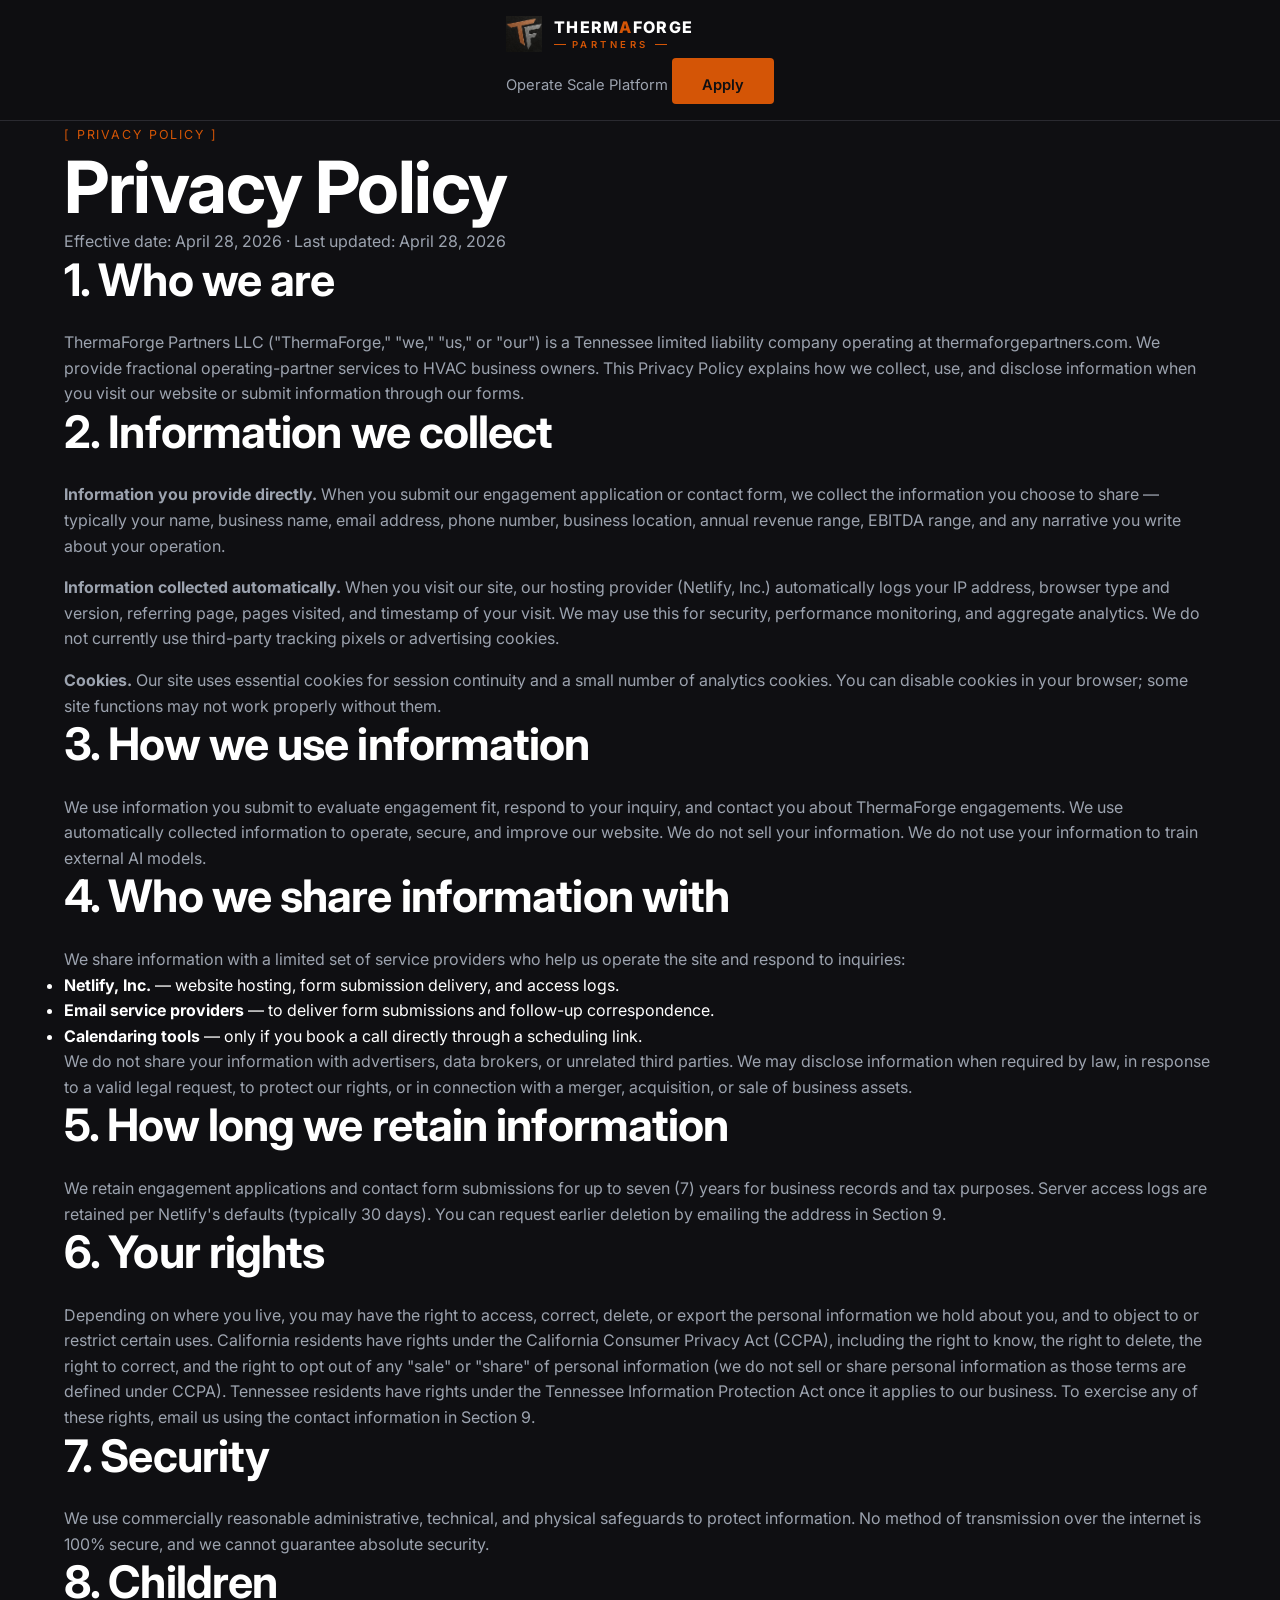
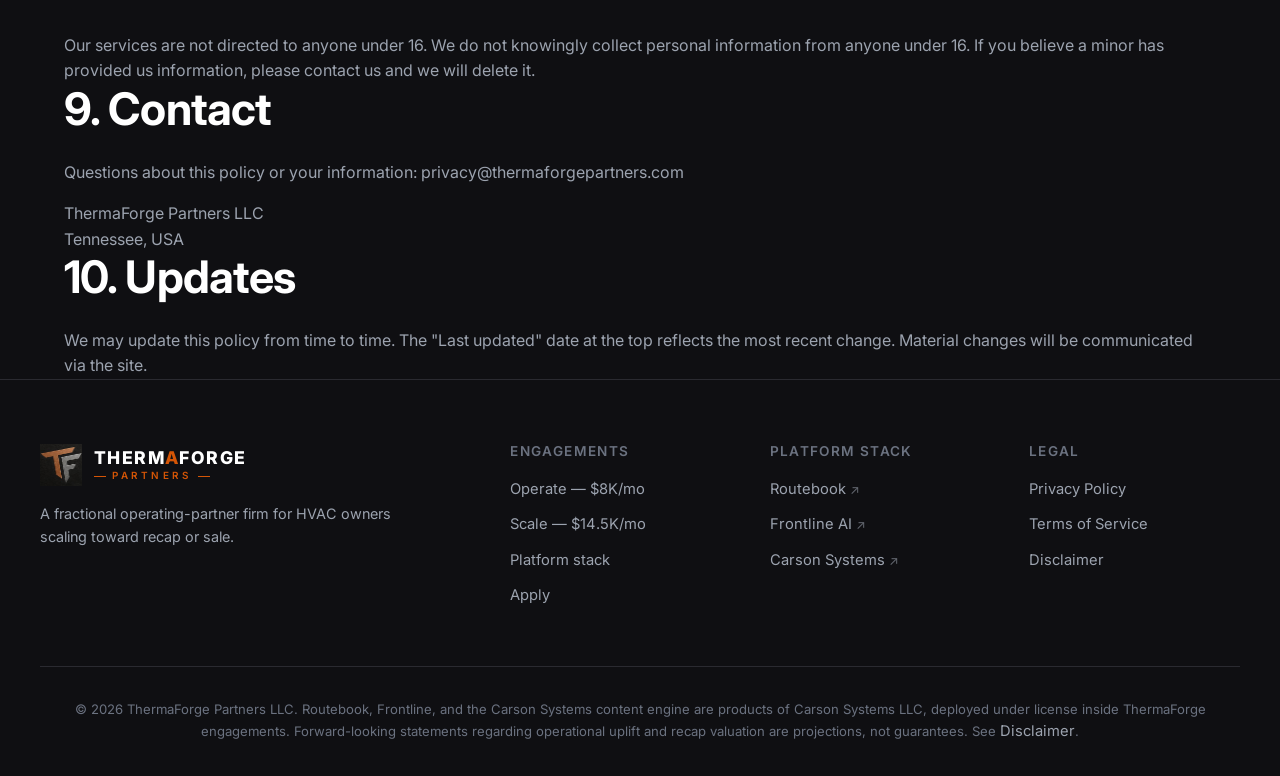
<file: privacy.html>
<!doctype html>
<html lang="en">
<head>
<meta charset="utf-8" />
<meta name="viewport" content="width=device-width, initial-scale=1" />
<title>Privacy Policy — ThermaForge Partners</title>
<meta name="description" content="How ThermaForge Partners handles information collected through our website and engagement application." />
<meta name="robots" content="noindex, follow" />
<link rel="icon" href="/assets/tf-monogram.png" />
<link rel="preconnect" href="https://fonts.googleapis.com" />
<link rel="preconnect" href="https://fonts.gstatic.com" crossorigin />
<link rel="stylesheet" href="https://fonts.googleapis.com/css2?family=Inter:wght@400;500;600;700;800&display=swap" />
<link rel="stylesheet" href="/styles.css" />
</head>
<body>

<header class="tf-nav">
  <div class="tf-container tf-nav-inner">
    <a href="/" class="tf-nav-logo">
      <img src="/assets/tf-monogram.png" alt="ThermaForge Partners" />
      <span class="tf-wordmark"><span class="tf-wordmark-main">THERM<span class="tf-a">A</span>FORGE</span><span class="tf-wordmark-sub">PARTNERS</span></span>
    </a>
    <nav class="tf-nav-links">
      <a href="/operate">Operate</a>
      <a href="/scale">Scale</a>
      <a href="/platform">Platform</a>
      <a href="/apply" class="tf-btn-primary tf-btn-sm">Apply</a>
    </nav>
  </div>
</header>

<main class="tf-legal">
<div class="tf-container">

<span class="tf-section-head">[ PRIVACY POLICY ]</span>
<h1>Privacy Policy</h1>
<p class="tf-legal-meta">Effective date: April 28, 2026 · Last updated: April 28, 2026</p>

<h2>1. Who we are</h2>
<p>ThermaForge Partners LLC ("ThermaForge," "we," "us," or "our") is a Tennessee limited liability company operating at thermaforgepartners.com. We provide fractional operating-partner services to HVAC business owners. This Privacy Policy explains how we collect, use, and disclose information when you visit our website or submit information through our forms.</p>

<h2>2. Information we collect</h2>
<p><strong>Information you provide directly.</strong> When you submit our engagement application or contact form, we collect the information you choose to share — typically your name, business name, email address, phone number, business location, annual revenue range, EBITDA range, and any narrative you write about your operation.</p>
<p><strong>Information collected automatically.</strong> When you visit our site, our hosting provider (Netlify, Inc.) automatically logs your IP address, browser type and version, referring page, pages visited, and timestamp of your visit. We may use this for security, performance monitoring, and aggregate analytics. We do not currently use third-party tracking pixels or advertising cookies.</p>
<p><strong>Cookies.</strong> Our site uses essential cookies for session continuity and a small number of analytics cookies. You can disable cookies in your browser; some site functions may not work properly without them.</p>

<h2>3. How we use information</h2>
<p>We use information you submit to evaluate engagement fit, respond to your inquiry, and contact you about ThermaForge engagements. We use automatically collected information to operate, secure, and improve our website. We do not sell your information. We do not use your information to train external AI models.</p>

<h2>4. Who we share information with</h2>
<p>We share information with a limited set of service providers who help us operate the site and respond to inquiries:</p>
<ul>
  <li><strong>Netlify, Inc.</strong> — website hosting, form submission delivery, and access logs.</li>
  <li><strong>Email service providers</strong> — to deliver form submissions and follow-up correspondence.</li>
  <li><strong>Calendaring tools</strong> — only if you book a call directly through a scheduling link.</li>
</ul>
<p>We do not share your information with advertisers, data brokers, or unrelated third parties. We may disclose information when required by law, in response to a valid legal request, to protect our rights, or in connection with a merger, acquisition, or sale of business assets.</p>

<h2>5. How long we retain information</h2>
<p>We retain engagement applications and contact form submissions for up to seven (7) years for business records and tax purposes. Server access logs are retained per Netlify's defaults (typically 30 days). You can request earlier deletion by emailing the address in Section 9.</p>

<h2>6. Your rights</h2>
<p>Depending on where you live, you may have the right to access, correct, delete, or export the personal information we hold about you, and to object to or restrict certain uses. California residents have rights under the California Consumer Privacy Act (CCPA), including the right to know, the right to delete, the right to correct, and the right to opt out of any "sale" or "share" of personal information (we do not sell or share personal information as those terms are defined under CCPA). Tennessee residents have rights under the Tennessee Information Protection Act once it applies to our business. To exercise any of these rights, email us using the contact information in Section 9.</p>

<h2>7. Security</h2>
<p>We use commercially reasonable administrative, technical, and physical safeguards to protect information. No method of transmission over the internet is 100% secure, and we cannot guarantee absolute security.</p>

<h2>8. Children</h2>
<p>Our services are not directed to anyone under 16. We do not knowingly collect personal information from anyone under 16. If you believe a minor has provided us information, please contact us and we will delete it.</p>

<h2>9. Contact</h2>
<p>Questions about this policy or your information: <a href="mailto:privacy@thermaforgepartners.com">privacy@thermaforgepartners.com</a></p>
<p>ThermaForge Partners LLC<br>Tennessee, USA</p>

<h2>10. Updates</h2>
<p>We may update this policy from time to time. The "Last updated" date at the top reflects the most recent change. Material changes will be communicated via the site.</p>

</div>
</main>

<footer class="tf-footer">
  <div class="tf-footer-grid">
    <div class="tf-footer-brand">
      <a href="/" class="tf-nav-logo">
        <img src="/assets/tf-monogram.png" alt="" />
        <span class="tf-wordmark"><span class="tf-wordmark-main">THERM<span class="tf-a">A</span>FORGE</span><span class="tf-wordmark-sub">PARTNERS</span></span>
      </a>
      <p>A fractional operating-partner firm for HVAC owners scaling toward recap or sale.</p>
    </div>
    <div>
      <h4>Engagements</h4>
      <ul>
        <li><a href="/operate">Operate — $8K/mo</a></li>
        <li><a href="/scale">Scale — $14.5K/mo</a></li>
        <li><a href="/platform">Platform stack</a></li>
        <li><a href="/apply">Apply</a></li>
      </ul>
    </div>
    <div>
      <h4>Platform stack</h4>
      <ul>
        <li><a href="https://runroutebook.com" target="_blank" rel="noopener">Routebook<span class="ext-link-arrow">↗</span></a></li>
        <li><a href="https://frontline.carson.systems" target="_blank" rel="noopener">Frontline AI<span class="ext-link-arrow">↗</span></a></li>
        <li><a href="https://carson.systems" target="_blank" rel="noopener">Carson Systems<span class="ext-link-arrow">↗</span></a></li>
      </ul>
    </div>
    <div>
      <h4>Legal</h4>
      <ul>
        <li><a href="/privacy">Privacy Policy</a></li>
        <li><a href="/terms">Terms of Service</a></li>
        <li><a href="/disclaimer">Disclaimer</a></li>
      </ul>
    </div>
  </div>
  <div class="tf-footer-bottom">
    © 2026 ThermaForge Partners LLC. Routebook, Frontline, and the Carson Systems content engine are products of Carson Systems LLC, deployed under license inside ThermaForge engagements. Forward-looking statements regarding operational uplift and recap valuation are projections, not guarantees. See <a href="/disclaimer">Disclaimer</a>.
  </div>
</footer>

</body>
</html>
</file>
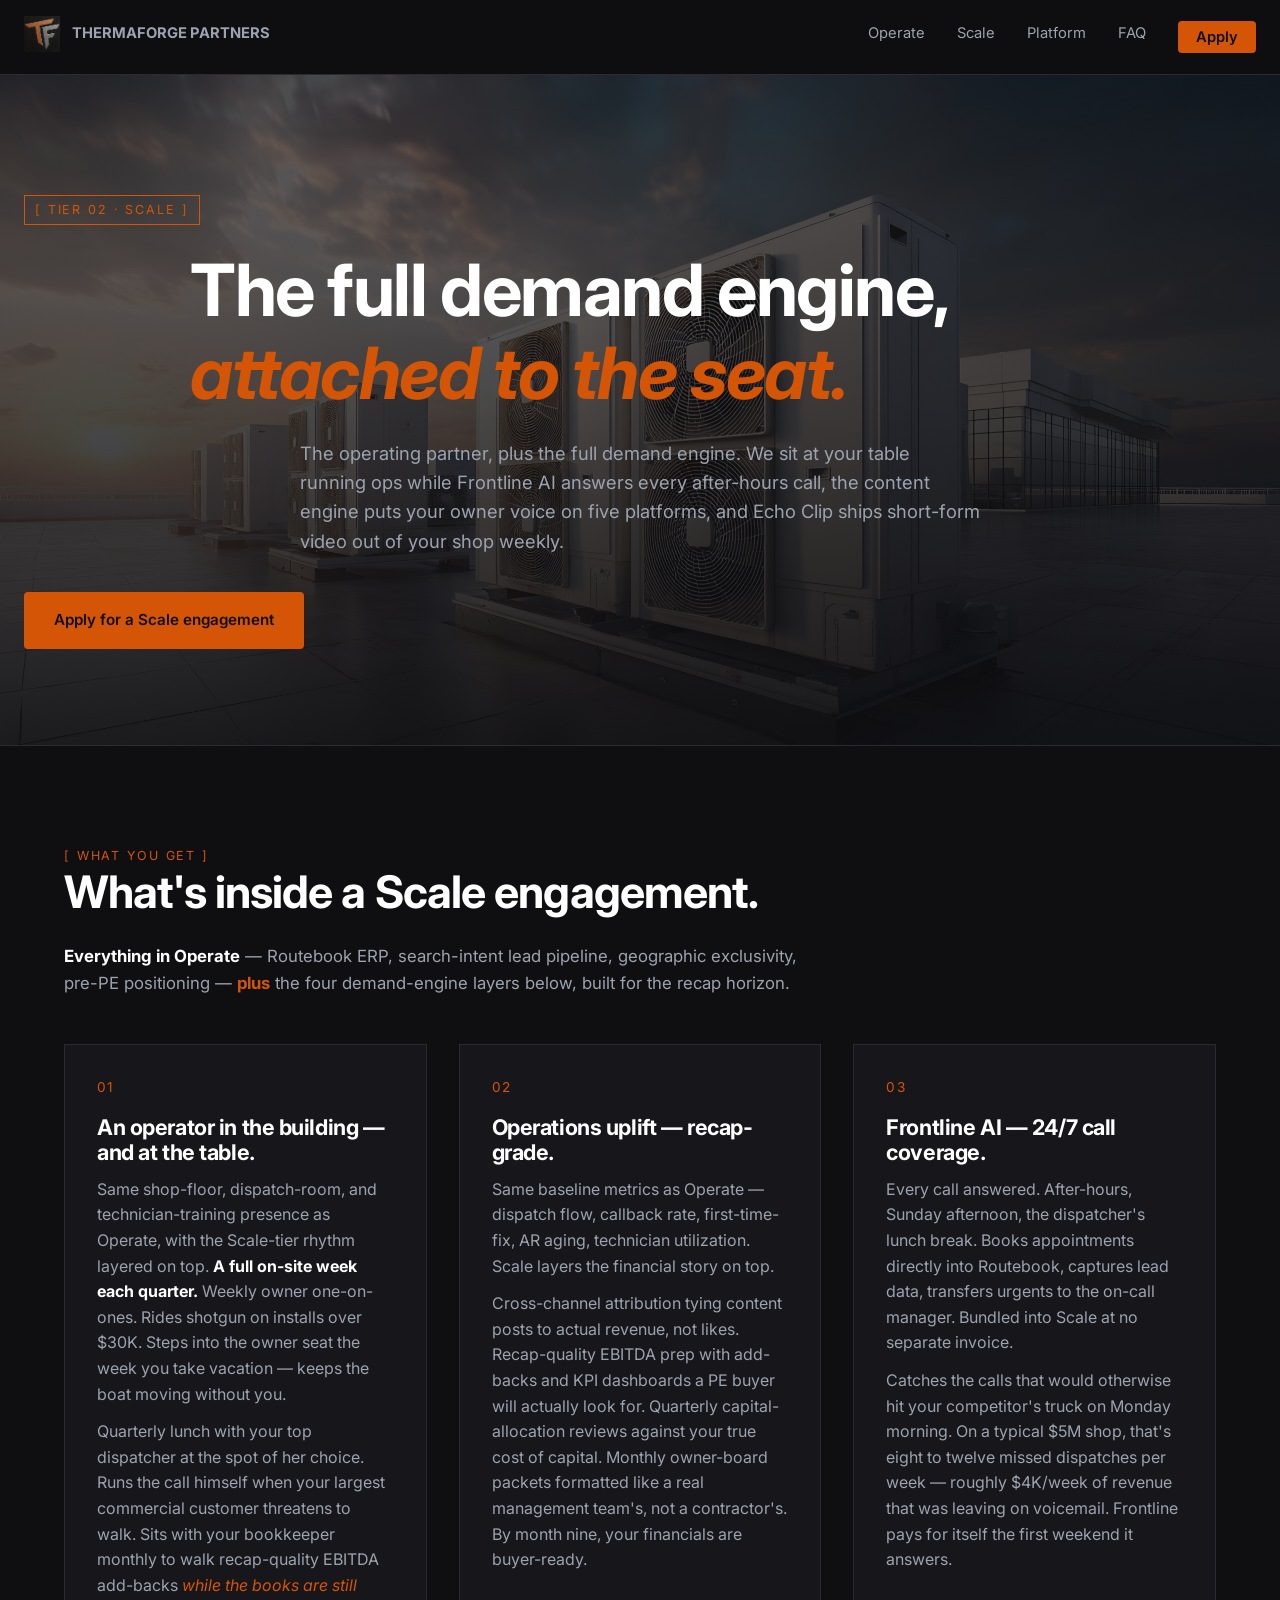
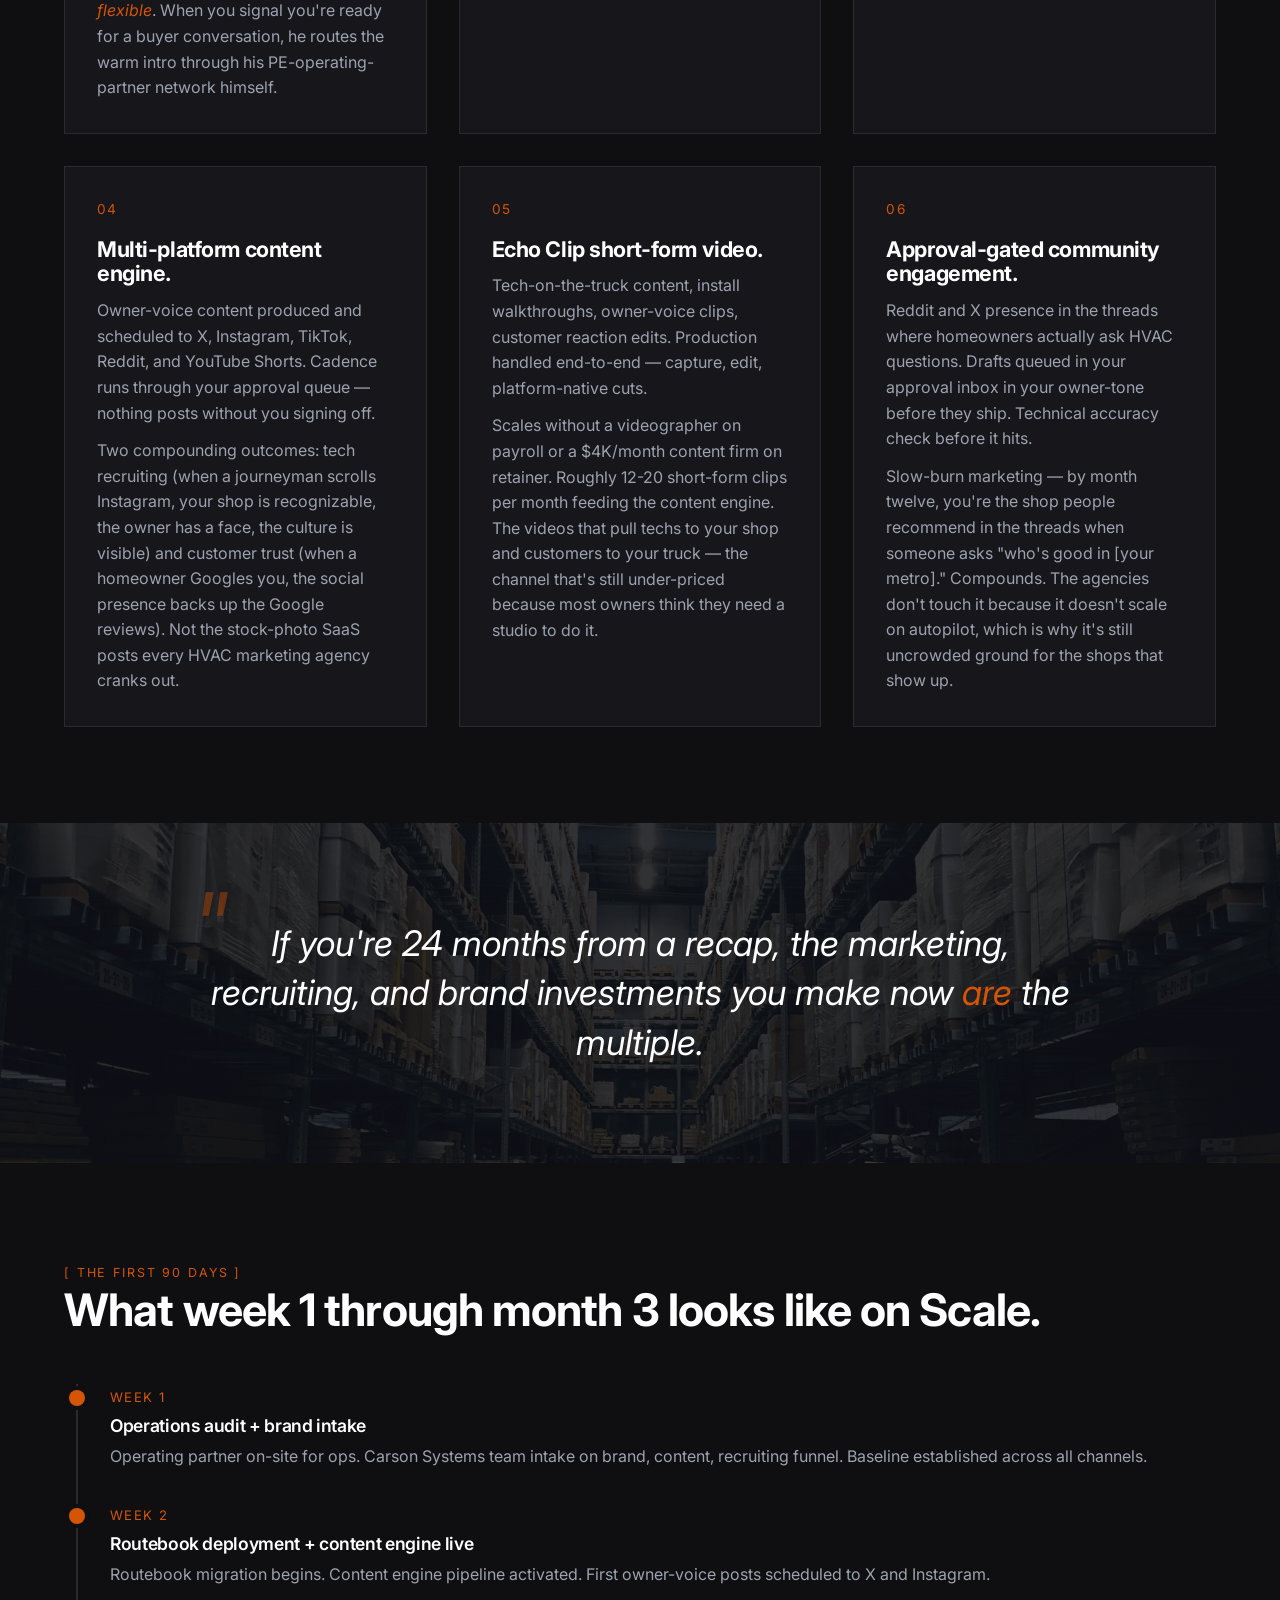
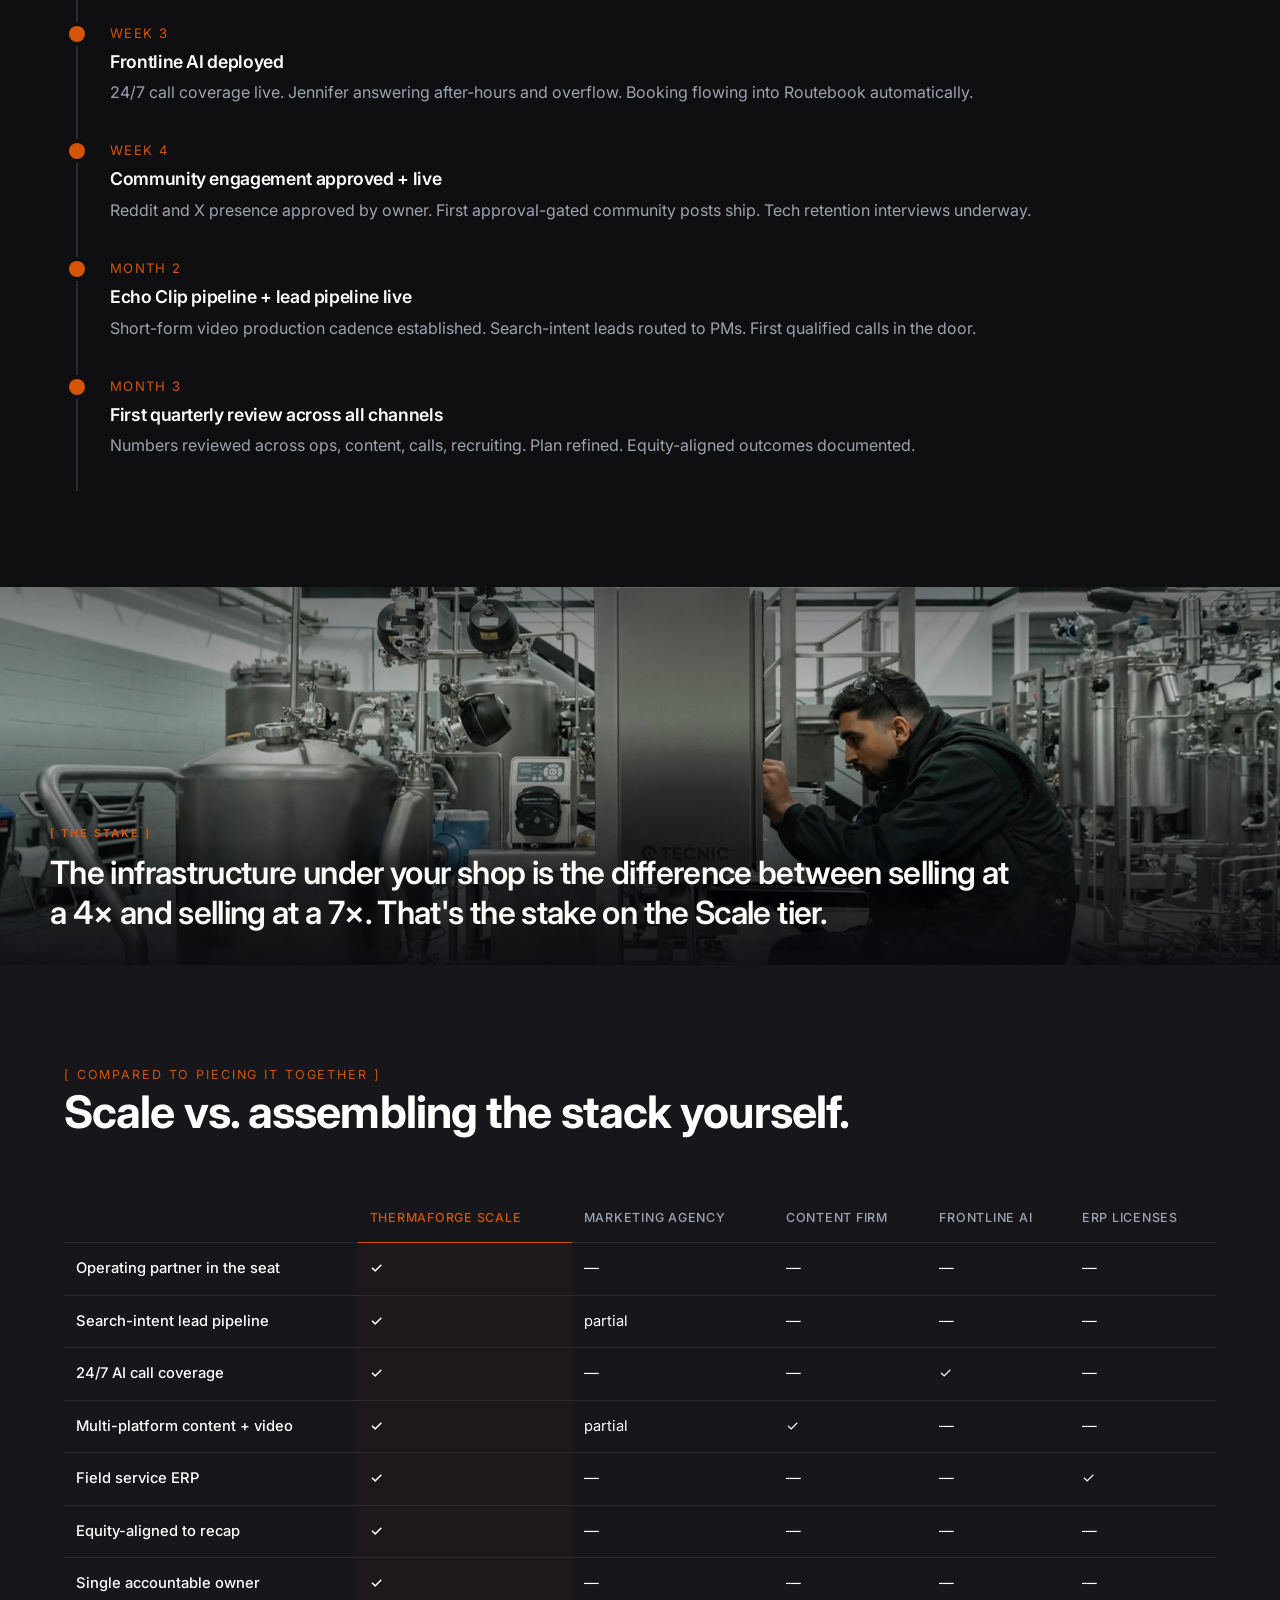
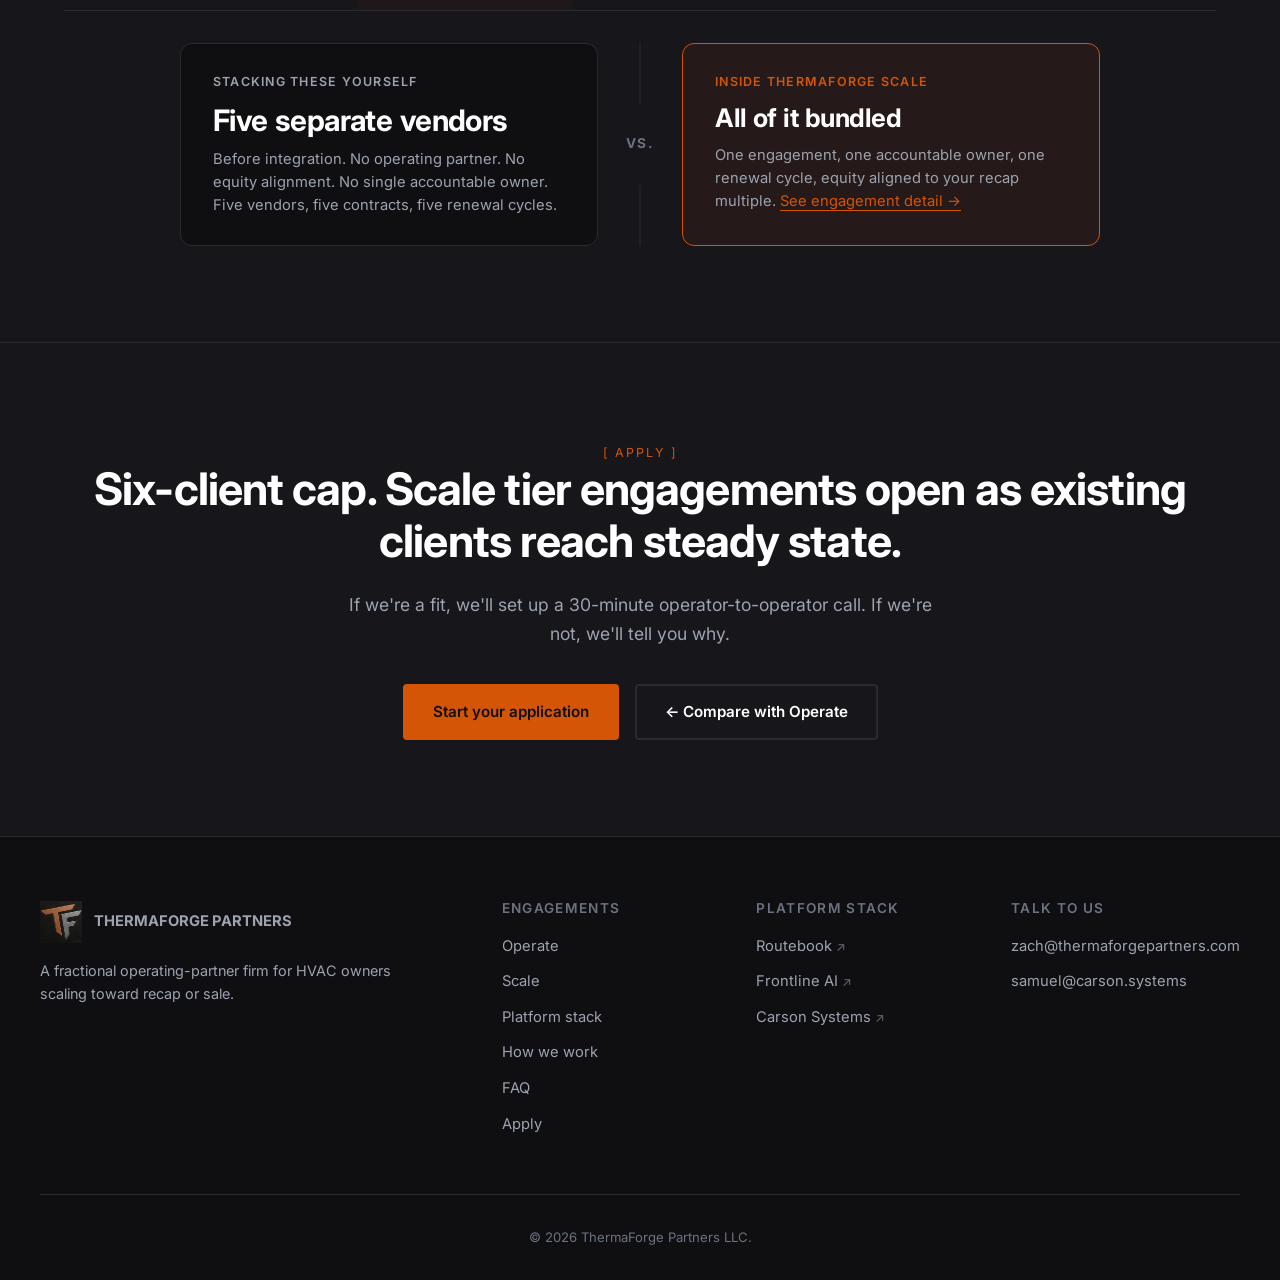
<file: scale.html>
<!DOCTYPE html>
<html lang="en">
<head>
<meta charset="UTF-8" />
<meta name="viewport" content="width=device-width, initial-scale=1.0" />
<title>ThermaForge Scale — Operating partner + demand engine</title>
<meta name="description" content="ThermaForge Scale: the full demand engine attached to the seat. Annual engagement. For $10M+ HVAC shops scaling brand and recruiting alongside ops." />
<meta property="og:title" content="ThermaForge Scale — Operating partner + demand engine" />
<meta property="og:description" content="The full demand engine, attached to the seat. For $10M+ HVAC shops near a recap horizon." />
<meta property="og:image" content="https://thermaforgepartners.com/assets/photos/hero-02-rooftop-array.jpg" />
<link rel="icon" href="/assets/tf-monogram.png" type="image/png" />
<link rel="preconnect" href="https://fonts.googleapis.com" />
<link rel="preconnect" href="https://fonts.gstatic.com" crossorigin />
<link rel="stylesheet" href="https://fonts.googleapis.com/css2?family=Inter:wght@400;500;600;700;800&display=swap" />
<link rel="stylesheet" href="/styles.css" />
</head>
<body>

<nav class="tf-nav">
  <a href="/" class="tf-nav-logo"><img src="/assets/tf-monogram.png" alt="" /><span>THERMAFORGE PARTNERS</span></a>
  <a href="/operate">Operate</a>
  <a href="/scale">Scale</a>
  <a href="/platform">Platform</a>
  <a href="/#faq">FAQ</a>
  <a href="/apply" class="tf-nav-cta">Apply</a>
</nav>

<section class="tf-tier-hero" style="background-image: url('/assets/photos/hero-02-rooftop-array.jpg');">
  <span class="tf-eyebrow">[ TIER 02 · SCALE ]</span>
  <h1>The full demand engine, <em>attached to the seat.</em></h1>
  <p class="tf-tier-subhead">
    The operating partner, plus the full demand engine. We sit at your table running ops while Frontline AI answers every after-hours call, the content engine puts your owner voice on five platforms, and Echo Clip ships short-form video out of your shop weekly.
  </p>
  <a href="/apply" class="tf-btn-primary">Apply for a Scale engagement</a>
</section>

<section class="tf-section">
  <div class="tf-container">
    <span class="tf-section-head">[ WHAT YOU GET ]</span>
    <h2>What's inside a Scale engagement.</h2>
    <p style="max-width: 760px; font-size: 1.05rem; color: var(--tf-text-muted); margin-bottom: 8px;">
      <strong style="color: var(--tf-text);">Everything in Operate</strong> — Routebook ERP, search-intent lead pipeline, geographic exclusivity, pre-PE positioning — <strong style="color: var(--tf-orange);">plus</strong> the four demand-engine layers below, built for the recap horizon.
    </p>
    <div class="tf-detail-grid">
      <div class="tf-detail-block">
        <span class="tf-block-num">01</span>
        <h3>An operator in the building — and at the table.</h3>
        <p>Same shop-floor, dispatch-room, and technician-training presence as Operate, with the Scale-tier rhythm layered on top. <strong style="color:var(--tf-text);">A full on-site week each quarter.</strong> Weekly owner one-on-ones. Rides shotgun on installs over $30K. Steps into the owner seat the week you take vacation — keeps the boat moving without you.</p>
        <p style="margin-top: 12px;">Quarterly lunch with your top dispatcher at the spot of her choice. Runs the call himself when your largest commercial customer threatens to walk. Sits with your bookkeeper monthly to walk recap-quality EBITDA add-backs <em>while the books are still flexible</em>. When you signal you're ready for a buyer conversation, he routes the warm intro through his PE-operating-partner network himself.</p>
      </div>
      <div class="tf-detail-block">
        <span class="tf-block-num">02</span>
        <h3>Operations uplift — recap-grade.</h3>
        <p>Same baseline metrics as Operate — dispatch flow, callback rate, first-time-fix, AR aging, technician utilization. Scale layers the financial story on top.</p>
        <p style="margin-top: 12px;">Cross-channel attribution tying content posts to actual revenue, not likes. Recap-quality EBITDA prep with add-backs and KPI dashboards a PE buyer will actually look for. Quarterly capital-allocation reviews against your true cost of capital. Monthly owner-board packets formatted like a real management team's, not a contractor's. By month nine, your financials are buyer-ready.</p>
      </div>
      <div class="tf-detail-block">
        <span class="tf-block-num">03</span>
        <h3>Frontline AI — 24/7 call coverage.</h3>
        <p>Every call answered. After-hours, Sunday afternoon, the dispatcher's lunch break. Books appointments directly into Routebook, captures lead data, transfers urgents to the on-call manager. Bundled into Scale at no separate invoice.</p>
        <p style="margin-top: 12px;">Catches the calls that would otherwise hit your competitor's truck on Monday morning. On a typical $5M shop, that's eight to twelve missed dispatches per week — roughly $4K/week of revenue that was leaving on voicemail. Frontline pays for itself the first weekend it answers.</p>
      </div>
      <div class="tf-detail-block">
        <span class="tf-block-num">04</span>
        <h3>Multi-platform content engine.</h3>
        <p>Owner-voice content produced and scheduled to X, Instagram, TikTok, Reddit, and YouTube Shorts. Cadence runs through your approval queue — nothing posts without you signing off.</p>
        <p style="margin-top: 12px;">Two compounding outcomes: tech recruiting (when a journeyman scrolls Instagram, your shop is recognizable, the owner has a face, the culture is visible) and customer trust (when a homeowner Googles you, the social presence backs up the Google reviews). Not the stock-photo SaaS posts every HVAC marketing agency cranks out.</p>
      </div>
      <div class="tf-detail-block">
        <span class="tf-block-num">05</span>
        <h3>Echo Clip short-form video.</h3>
        <p>Tech-on-the-truck content, install walkthroughs, owner-voice clips, customer reaction edits. Production handled end-to-end — capture, edit, platform-native cuts.</p>
        <p style="margin-top: 12px;">Scales without a videographer on payroll or a $4K/month content firm on retainer. Roughly 12-20 short-form clips per month feeding the content engine. The videos that pull techs to your shop and customers to your truck — the channel that's still under-priced because most owners think they need a studio to do it.</p>
      </div>
      <div class="tf-detail-block">
        <span class="tf-block-num">06</span>
        <h3>Approval-gated community engagement.</h3>
        <p>Reddit and X presence in the threads where homeowners actually ask HVAC questions. Drafts queued in your approval inbox in your owner-tone before they ship. Technical accuracy check before it hits.</p>
        <p style="margin-top: 12px;">Slow-burn marketing — by month twelve, you're the shop people recommend in the threads when someone asks "who's good in [your metro]." Compounds. The agencies don't touch it because it doesn't scale on autopilot, which is why it's still uncrowded ground for the shops that show up.</p>
      </div>
    </div>
  </div>
</section>

<section class="tf-pullquote" style="background-image: linear-gradient(rgba(15,15,18,0.85), rgba(15,15,18,0.85)), url('/assets/photos/pullquote-02.jpg');">
  <blockquote>
    If you're 24 months from a recap, the marketing, recruiting, and brand investments you make now <em>are</em> the multiple.
  </blockquote>
</section>

<section class="tf-section">
  <div class="tf-container">
    <span class="tf-section-head">[ THE FIRST 90 DAYS ]</span>
    <h2>What week 1 through month 3 looks like on Scale.</h2>
    <div class="tf-timeline-vertical">
      <div class="tf-week">
        <span class="tf-week-label">WEEK 1</span>
        <h4>Operations audit + brand intake</h4>
        <p>Operating partner on-site for ops. Carson Systems team intake on brand, content, recruiting funnel. Baseline established across all channels.</p>
      </div>
      <div class="tf-week">
        <span class="tf-week-label">WEEK 2</span>
        <h4>Routebook deployment + content engine live</h4>
        <p>Routebook migration begins. Content engine pipeline activated. First owner-voice posts scheduled to X and Instagram.</p>
      </div>
      <div class="tf-week">
        <span class="tf-week-label">WEEK 3</span>
        <h4>Frontline AI deployed</h4>
        <p>24/7 call coverage live. Jennifer answering after-hours and overflow. Booking flowing into Routebook automatically.</p>
      </div>
      <div class="tf-week">
        <span class="tf-week-label">WEEK 4</span>
        <h4>Community engagement approved + live</h4>
        <p>Reddit and X presence approved by owner. First approval-gated community posts ship. Tech retention interviews underway.</p>
      </div>
      <div class="tf-week">
        <span class="tf-week-label">MONTH 2</span>
        <h4>Echo Clip pipeline + lead pipeline live</h4>
        <p>Short-form video production cadence established. Search-intent leads routed to PMs. First qualified calls in the door.</p>
      </div>
      <div class="tf-week">
        <span class="tf-week-label">MONTH 3</span>
        <h4>First quarterly review across all channels</h4>
        <p>Numbers reviewed across ops, content, calls, recruiting. Plan refined. Equity-aligned outcomes documented.</p>
      </div>
    </div>
  </div>
</section>

<!-- Editorial photo band — break up the dark text walls between sections -->
<section style="position:relative; height:42vh; min-height:340px; background-image: linear-gradient(rgba(11,11,15,0.55) 0%, rgba(11,11,15,0.20) 35%, rgba(11,11,15,0.95) 100%), url('/assets/photos/industrial-machinery.jpg'); background-size: cover; background-position: center;">
  <div style="position:absolute; bottom:32px; left:50%; transform:translateX(-50%); max-width:1180px; width:calc(100% - 48px); color:#FAFAF7;">
    <div style="font-size:11px; font-weight:700; letter-spacing:0.18em; text-transform:uppercase; color:var(--tf-orange); margin-bottom:10px;">[ THE STAKE ]</div>
    <div style="font-size:clamp(1.3rem, 2.6vw, 2rem); font-weight:600; letter-spacing:-0.02em; line-height:1.25; max-width:48ch; text-shadow:0 2px 24px rgba(0,0,0,0.5);">
      The infrastructure under your shop is the difference between selling at a 4× and selling at a 7×. That's the stake on the Scale tier.
    </div>
  </div>
</section>

<section class="tf-section" style="background: var(--tf-bg-alt);">
  <div class="tf-container">
    <span class="tf-section-head">[ COMPARED TO PIECING IT TOGETHER ]</span>
    <h2>Scale vs. assembling the stack yourself.</h2>
    <div style="overflow-x: auto;">
      <table class="tf-comparison-table">
        <thead>
          <tr>
            <th></th>
            <th>ThermaForge Scale</th>
            <th>Marketing agency</th>
            <th>Content firm</th>
            <th>Frontline AI</th>
            <th>ERP licenses</th>
          </tr>
        </thead>
        <tbody>
          <tr><td>Operating partner in the seat</td><td>✓</td><td>—</td><td>—</td><td>—</td><td>—</td></tr>
          <tr><td>Search-intent lead pipeline</td><td>✓</td><td>partial</td><td>—</td><td>—</td><td>—</td></tr>
          <tr><td>24/7 AI call coverage</td><td>✓</td><td>—</td><td>—</td><td>✓</td><td>—</td></tr>
          <tr><td>Multi-platform content + video</td><td>✓</td><td>partial</td><td>✓</td><td>—</td><td>—</td></tr>
          <tr><td>Field service ERP</td><td>✓</td><td>—</td><td>—</td><td>—</td><td>✓</td></tr>
          <tr><td>Equity-aligned to recap</td><td>✓</td><td>—</td><td>—</td><td>—</td><td>—</td></tr>
          <tr><td>Single accountable owner</td><td>✓</td><td>—</td><td>—</td><td>—</td><td>—</td></tr>
        </tbody>
      </table>
    </div>

    <div class="tf-stack-savings">
      <div class="tf-stack-savings-row">
        <div class="tf-stack-savings-col stacked">
          <span class="label">Stacking these yourself</span>
          <span class="figure">Five separate vendors</span>
          <span class="note">Before integration. No operating partner. No equity alignment. No single accountable owner. Five vendors, five contracts, five renewal cycles.</span>
        </div>
        <div class="tf-stack-savings-divider">vs.</div>
        <div class="tf-stack-savings-col bundled">
          <span class="label">Inside ThermaForge Scale</span>
          <span class="figure">All of it bundled</span>
          <span class="note">One engagement, one accountable owner, one renewal cycle, equity aligned to your recap multiple. <a href="/#pricing" style="color: var(--tf-orange); border-bottom: 1px solid var(--tf-orange);">See engagement detail →</a></span>
        </div>
      </div>
    </div>
  </div>
</section>

<section class="tf-cta-section">
  <span class="tf-section-head">[ APPLY ]</span>
  <h2>Six-client cap. Scale tier engagements open as existing clients reach steady state.</h2>
  <p>If we're a fit, we'll set up a 30-minute operator-to-operator call. If we're not, we'll tell you why.</p>
  <div class="tf-cta-buttons">
    <a href="/apply" class="tf-btn-primary">Start your application</a>
    <a href="/operate" class="tf-btn-secondary">← Compare with Operate</a>
  </div>
</section>

<footer class="tf-footer">
  <div class="tf-footer-grid">
    <div class="tf-footer-brand">
      <a href="/" class="tf-nav-logo"><img src="/assets/tf-monogram.png" alt="" /><span>THERMAFORGE PARTNERS</span></a>
      <p>A fractional operating-partner firm for HVAC owners scaling toward recap or sale.</p>
    </div>
    <div>
      <h4>Engagements</h4>
      <ul>
        <li><a href="/operate">Operate</a></li>
        <li><a href="/scale">Scale</a></li>
        <li><a href="/platform">Platform stack</a></li>
        <li><a href="/#how-we-work">How we work</a></li>
        <li><a href="/#faq">FAQ</a></li>
        <li><a href="/apply">Apply</a></li>
      </ul>
    </div>
    <div>
      <h4>Platform stack</h4>
      <ul>
        <li><a href="https://runroutebook.com" target="_blank" rel="noopener">Routebook<span class="ext-link-arrow">↗</span></a></li>
        <li><a href="https://frontline.carson.systems" target="_blank" rel="noopener">Frontline AI<span class="ext-link-arrow">↗</span></a></li>
        <li><a href="https://carson.systems" target="_blank" rel="noopener">Carson Systems<span class="ext-link-arrow">↗</span></a></li>
      </ul>
    </div>
    <div>
      <h4>Talk to us</h4>
      <ul>
        <li><a href="mailto:zach@thermaforgepartners.com">zach@thermaforgepartners.com</a></li>
        <li><a href="mailto:samuel@carson.systems">samuel@carson.systems</a></li>
      </ul>
    </div>
  </div>
  <div class="tf-footer-bottom">© 2026 ThermaForge Partners LLC.</div>
</footer>

<script>
  (function(){
    const path = window.location.pathname.replace(/\/$/, '') || '/';
    document.querySelectorAll('.tf-nav a').forEach(a => {
      const href = a.getAttribute('href');
      if (href === path) a.classList.add('active');
    });
  })();
</script>

</body>
</html>
</file>
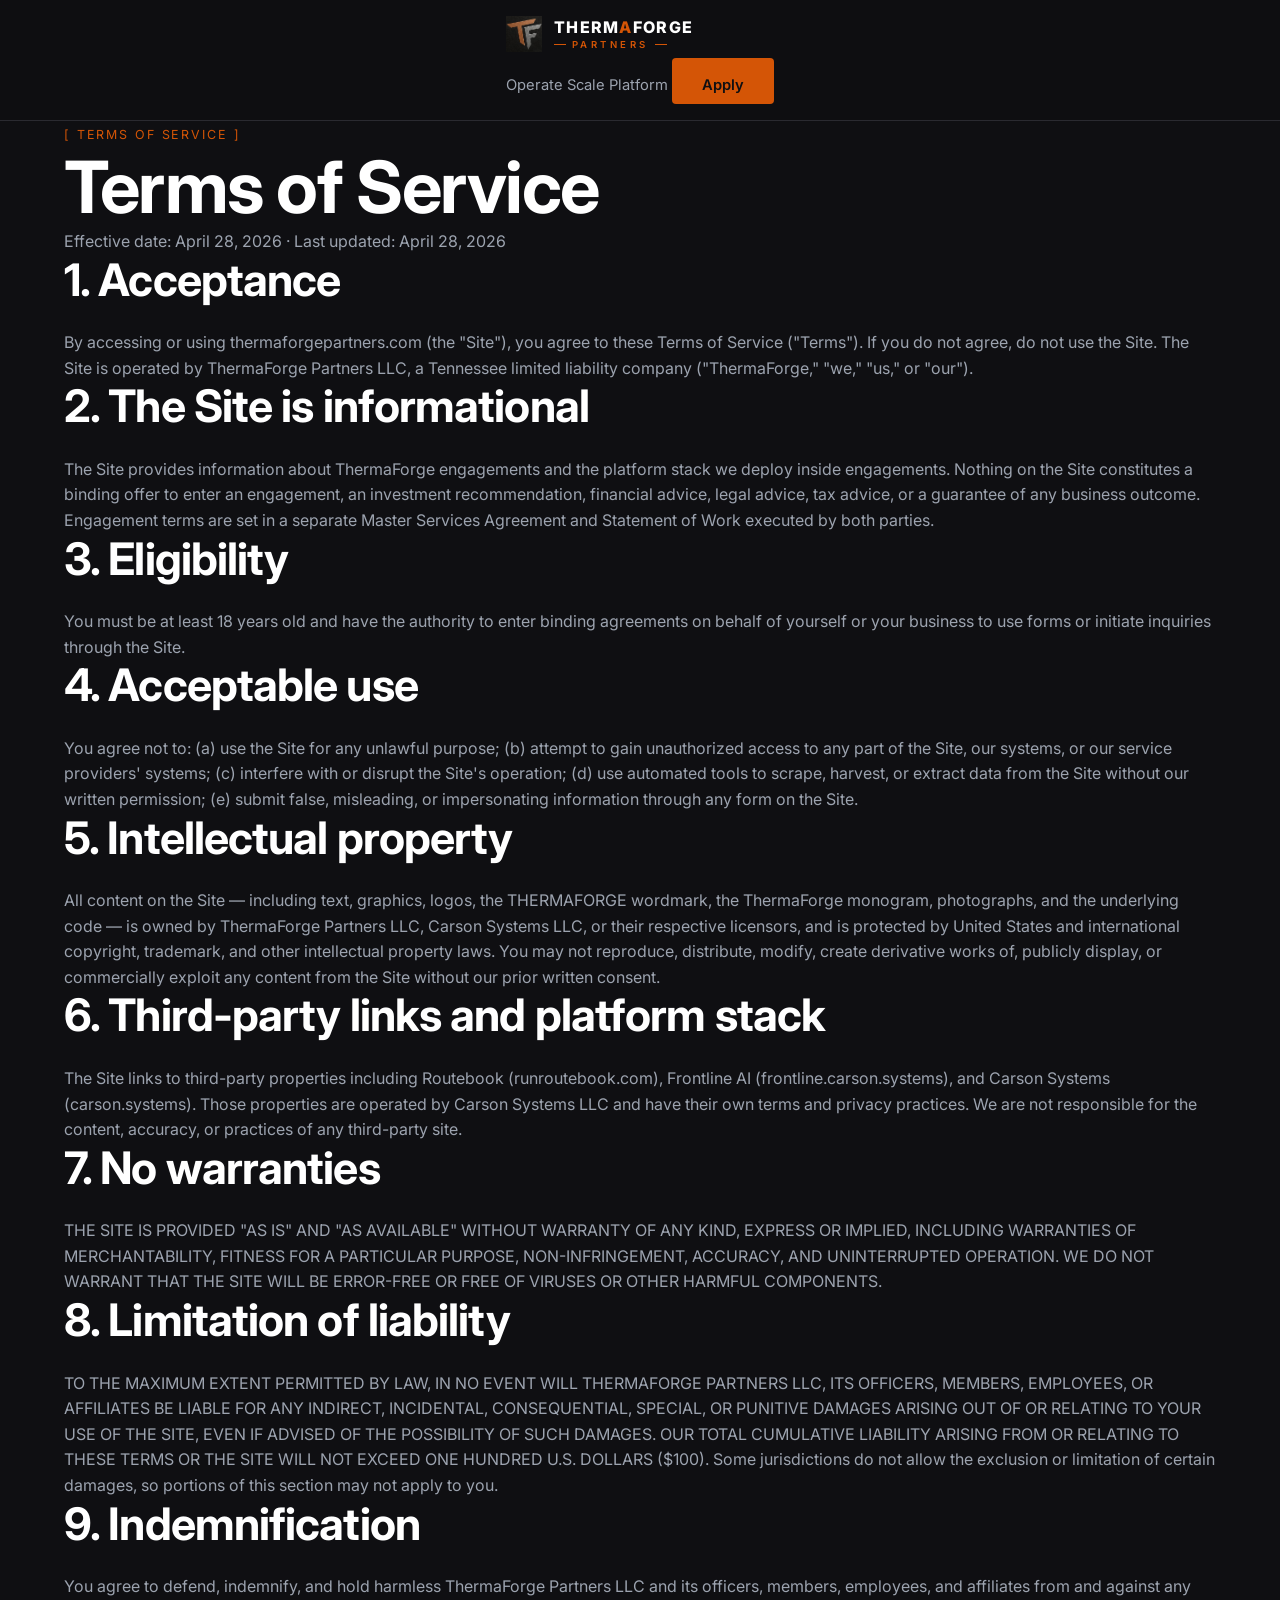
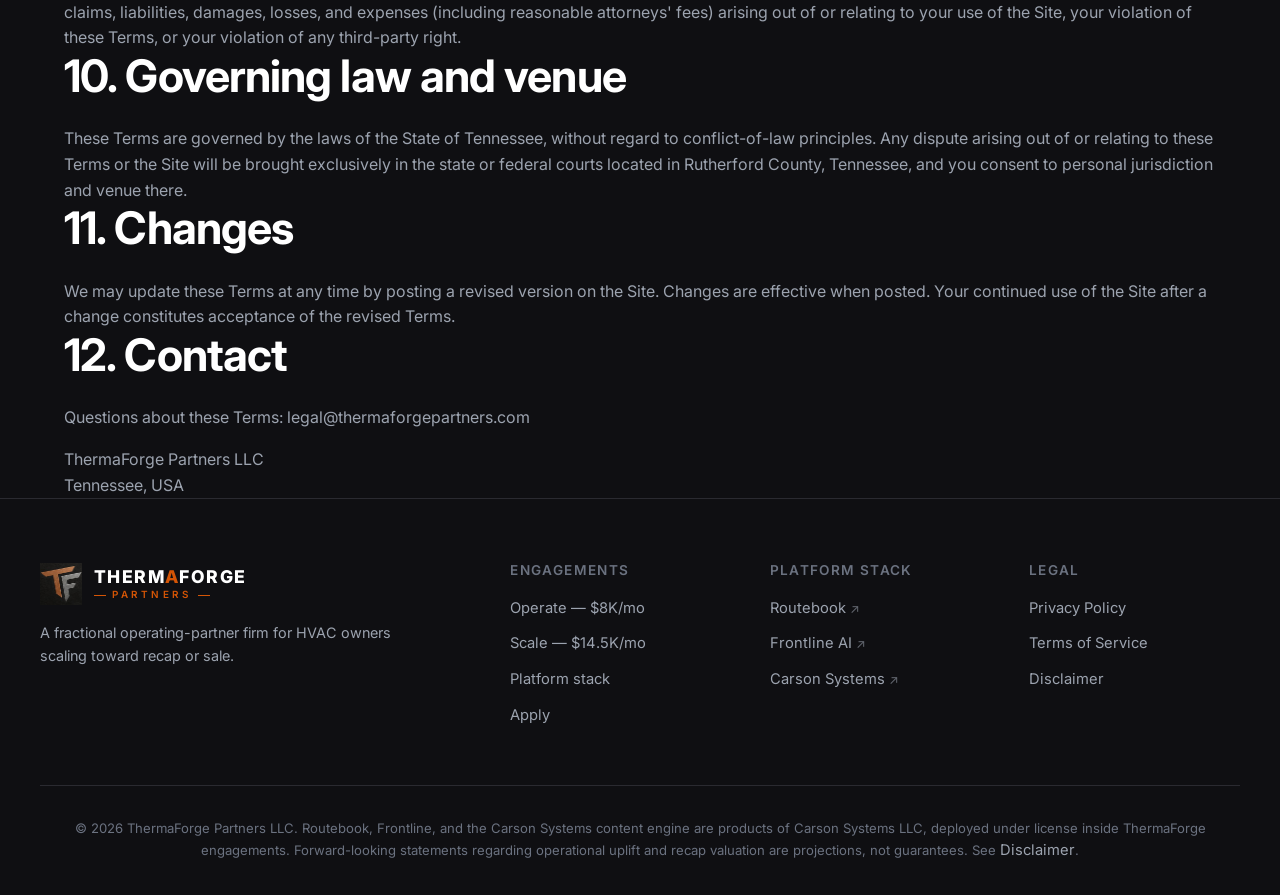
<file: terms.html>
<!doctype html>
<html lang="en">
<head>
<meta charset="utf-8" />
<meta name="viewport" content="width=device-width, initial-scale=1" />
<title>Terms of Service — ThermaForge Partners</title>
<meta name="description" content="Terms governing use of the ThermaForge Partners website." />
<meta name="robots" content="noindex, follow" />
<link rel="icon" href="/assets/tf-monogram.png" />
<link rel="preconnect" href="https://fonts.googleapis.com" />
<link rel="preconnect" href="https://fonts.gstatic.com" crossorigin />
<link rel="stylesheet" href="https://fonts.googleapis.com/css2?family=Inter:wght@400;500;600;700;800&display=swap" />
<link rel="stylesheet" href="/styles.css" />
</head>
<body>

<header class="tf-nav">
  <div class="tf-container tf-nav-inner">
    <a href="/" class="tf-nav-logo">
      <img src="/assets/tf-monogram.png" alt="ThermaForge Partners" />
      <span class="tf-wordmark"><span class="tf-wordmark-main">THERM<span class="tf-a">A</span>FORGE</span><span class="tf-wordmark-sub">PARTNERS</span></span>
    </a>
    <nav class="tf-nav-links">
      <a href="/operate">Operate</a>
      <a href="/scale">Scale</a>
      <a href="/platform">Platform</a>
      <a href="/apply" class="tf-btn-primary tf-btn-sm">Apply</a>
    </nav>
  </div>
</header>

<main class="tf-legal">
<div class="tf-container">

<span class="tf-section-head">[ TERMS OF SERVICE ]</span>
<h1>Terms of Service</h1>
<p class="tf-legal-meta">Effective date: April 28, 2026 · Last updated: April 28, 2026</p>

<h2>1. Acceptance</h2>
<p>By accessing or using thermaforgepartners.com (the "Site"), you agree to these Terms of Service ("Terms"). If you do not agree, do not use the Site. The Site is operated by ThermaForge Partners LLC, a Tennessee limited liability company ("ThermaForge," "we," "us," or "our").</p>

<h2>2. The Site is informational</h2>
<p>The Site provides information about ThermaForge engagements and the platform stack we deploy inside engagements. Nothing on the Site constitutes a binding offer to enter an engagement, an investment recommendation, financial advice, legal advice, tax advice, or a guarantee of any business outcome. Engagement terms are set in a separate Master Services Agreement and Statement of Work executed by both parties.</p>

<h2>3. Eligibility</h2>
<p>You must be at least 18 years old and have the authority to enter binding agreements on behalf of yourself or your business to use forms or initiate inquiries through the Site.</p>

<h2>4. Acceptable use</h2>
<p>You agree not to: (a) use the Site for any unlawful purpose; (b) attempt to gain unauthorized access to any part of the Site, our systems, or our service providers' systems; (c) interfere with or disrupt the Site's operation; (d) use automated tools to scrape, harvest, or extract data from the Site without our written permission; (e) submit false, misleading, or impersonating information through any form on the Site.</p>

<h2>5. Intellectual property</h2>
<p>All content on the Site — including text, graphics, logos, the THERMAFORGE wordmark, the ThermaForge monogram, photographs, and the underlying code — is owned by ThermaForge Partners LLC, Carson Systems LLC, or their respective licensors, and is protected by United States and international copyright, trademark, and other intellectual property laws. You may not reproduce, distribute, modify, create derivative works of, publicly display, or commercially exploit any content from the Site without our prior written consent.</p>

<h2>6. Third-party links and platform stack</h2>
<p>The Site links to third-party properties including Routebook (runroutebook.com), Frontline AI (frontline.carson.systems), and Carson Systems (carson.systems). Those properties are operated by Carson Systems LLC and have their own terms and privacy practices. We are not responsible for the content, accuracy, or practices of any third-party site.</p>

<h2>7. No warranties</h2>
<p>THE SITE IS PROVIDED "AS IS" AND "AS AVAILABLE" WITHOUT WARRANTY OF ANY KIND, EXPRESS OR IMPLIED, INCLUDING WARRANTIES OF MERCHANTABILITY, FITNESS FOR A PARTICULAR PURPOSE, NON-INFRINGEMENT, ACCURACY, AND UNINTERRUPTED OPERATION. WE DO NOT WARRANT THAT THE SITE WILL BE ERROR-FREE OR FREE OF VIRUSES OR OTHER HARMFUL COMPONENTS.</p>

<h2>8. Limitation of liability</h2>
<p>TO THE MAXIMUM EXTENT PERMITTED BY LAW, IN NO EVENT WILL THERMAFORGE PARTNERS LLC, ITS OFFICERS, MEMBERS, EMPLOYEES, OR AFFILIATES BE LIABLE FOR ANY INDIRECT, INCIDENTAL, CONSEQUENTIAL, SPECIAL, OR PUNITIVE DAMAGES ARISING OUT OF OR RELATING TO YOUR USE OF THE SITE, EVEN IF ADVISED OF THE POSSIBILITY OF SUCH DAMAGES. OUR TOTAL CUMULATIVE LIABILITY ARISING FROM OR RELATING TO THESE TERMS OR THE SITE WILL NOT EXCEED ONE HUNDRED U.S. DOLLARS ($100). Some jurisdictions do not allow the exclusion or limitation of certain damages, so portions of this section may not apply to you.</p>

<h2>9. Indemnification</h2>
<p>You agree to defend, indemnify, and hold harmless ThermaForge Partners LLC and its officers, members, employees, and affiliates from and against any claims, liabilities, damages, losses, and expenses (including reasonable attorneys' fees) arising out of or relating to your use of the Site, your violation of these Terms, or your violation of any third-party right.</p>

<h2>10. Governing law and venue</h2>
<p>These Terms are governed by the laws of the State of Tennessee, without regard to conflict-of-law principles. Any dispute arising out of or relating to these Terms or the Site will be brought exclusively in the state or federal courts located in Rutherford County, Tennessee, and you consent to personal jurisdiction and venue there.</p>

<h2>11. Changes</h2>
<p>We may update these Terms at any time by posting a revised version on the Site. Changes are effective when posted. Your continued use of the Site after a change constitutes acceptance of the revised Terms.</p>

<h2>12. Contact</h2>
<p>Questions about these Terms: <a href="mailto:legal@thermaforgepartners.com">legal@thermaforgepartners.com</a></p>
<p>ThermaForge Partners LLC<br>Tennessee, USA</p>

</div>
</main>

<footer class="tf-footer">
  <div class="tf-footer-grid">
    <div class="tf-footer-brand">
      <a href="/" class="tf-nav-logo">
        <img src="/assets/tf-monogram.png" alt="" />
        <span class="tf-wordmark"><span class="tf-wordmark-main">THERM<span class="tf-a">A</span>FORGE</span><span class="tf-wordmark-sub">PARTNERS</span></span>
      </a>
      <p>A fractional operating-partner firm for HVAC owners scaling toward recap or sale.</p>
    </div>
    <div>
      <h4>Engagements</h4>
      <ul>
        <li><a href="/operate">Operate — $8K/mo</a></li>
        <li><a href="/scale">Scale — $14.5K/mo</a></li>
        <li><a href="/platform">Platform stack</a></li>
        <li><a href="/apply">Apply</a></li>
      </ul>
    </div>
    <div>
      <h4>Platform stack</h4>
      <ul>
        <li><a href="https://runroutebook.com" target="_blank" rel="noopener">Routebook<span class="ext-link-arrow">↗</span></a></li>
        <li><a href="https://frontline.carson.systems" target="_blank" rel="noopener">Frontline AI<span class="ext-link-arrow">↗</span></a></li>
        <li><a href="https://carson.systems" target="_blank" rel="noopener">Carson Systems<span class="ext-link-arrow">↗</span></a></li>
      </ul>
    </div>
    <div>
      <h4>Legal</h4>
      <ul>
        <li><a href="/privacy">Privacy Policy</a></li>
        <li><a href="/terms">Terms of Service</a></li>
        <li><a href="/disclaimer">Disclaimer</a></li>
      </ul>
    </div>
  </div>
  <div class="tf-footer-bottom">
    © 2026 ThermaForge Partners LLC. Routebook, Frontline, and the Carson Systems content engine are products of Carson Systems LLC, deployed under license inside ThermaForge engagements. Forward-looking statements regarding operational uplift and recap valuation are projections, not guarantees. See <a href="/disclaimer">Disclaimer</a>.
  </div>
</footer>

</body>
</html>
</file>
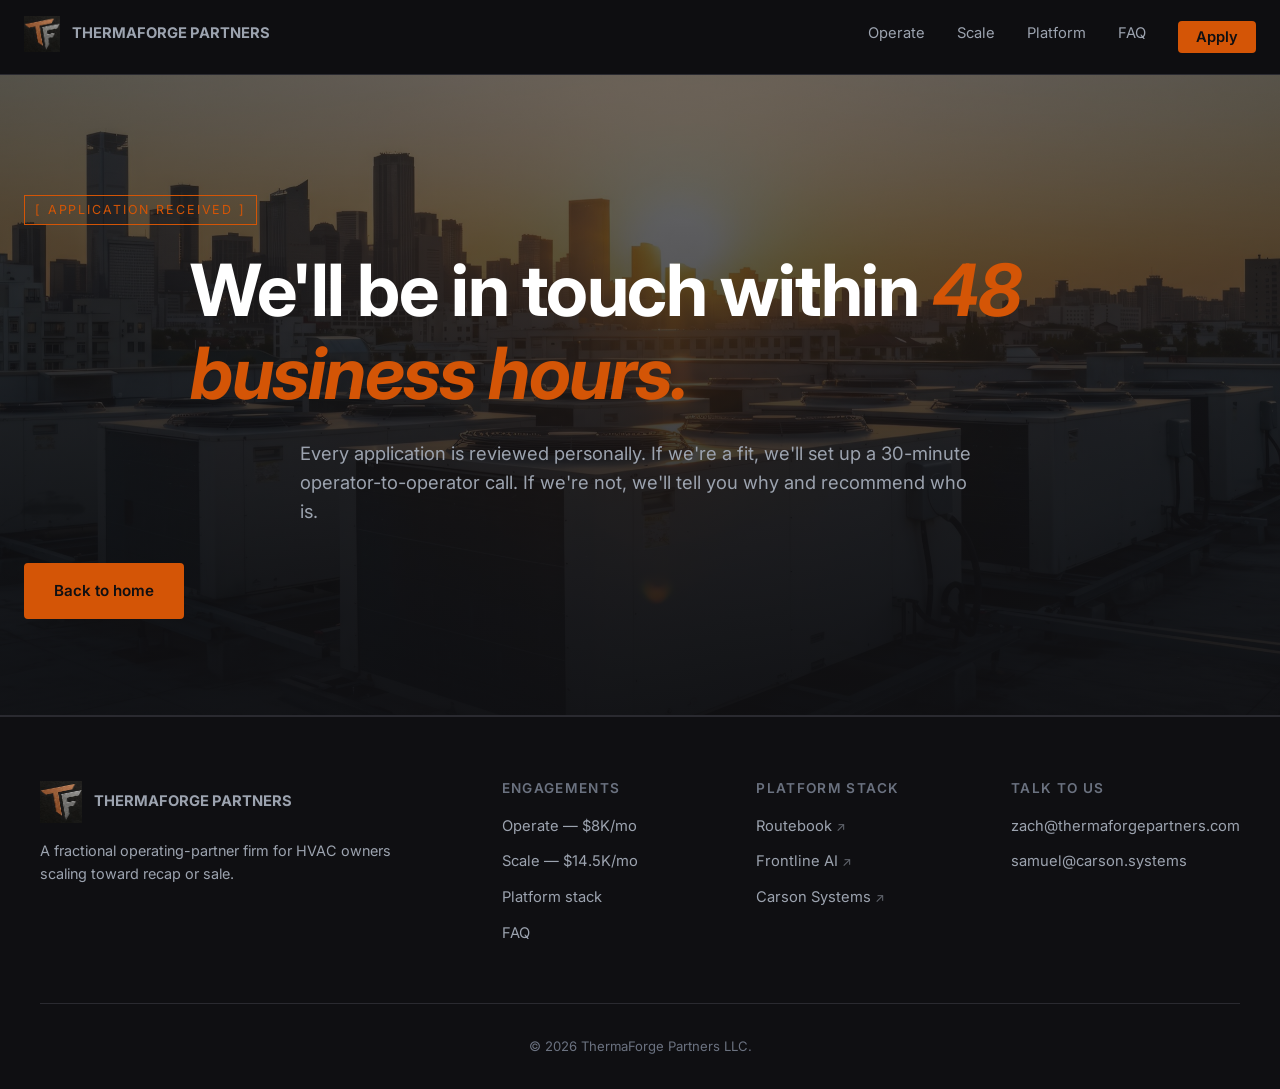
<file: thanks.html>
<!DOCTYPE html>
<html lang="en">
<head>
<meta charset="UTF-8" />
<meta name="viewport" content="width=device-width, initial-scale=1.0" />
<title>Application received — ThermaForge Partners</title>
<meta name="robots" content="noindex" />
<link rel="icon" href="/assets/tf-monogram.png" type="image/png" />
<link rel="preconnect" href="https://fonts.googleapis.com" />
<link rel="preconnect" href="https://fonts.gstatic.com" crossorigin />
<link rel="stylesheet" href="https://fonts.googleapis.com/css2?family=Inter:wght@400;500;600;700;800&display=swap" />
<link rel="stylesheet" href="/styles.css" />
</head>
<body>

<nav class="tf-nav">
  <a href="/" class="tf-nav-logo"><img src="/assets/tf-monogram.png" alt="" /><span>THERMAFORGE PARTNERS</span></a>
  <a href="/operate">Operate</a>
  <a href="/scale">Scale</a>
  <a href="/platform">Platform</a>
  <a href="/#faq">FAQ</a>
  <a href="/apply" class="tf-nav-cta">Apply</a>
</nav>

<section class="tf-tier-hero" style="background-image: url('/assets/photos/hero-01-rooftop-skyline.jpg'); min-height: 60vh;">
  <span class="tf-eyebrow">[ APPLICATION RECEIVED ]</span>
  <h1>We'll be in touch within <em>48 business hours.</em></h1>
  <p class="tf-tier-subhead">
    Every application is reviewed personally. If we're a fit, we'll set up a 30-minute operator-to-operator call. If we're not, we'll tell you why and recommend who is.
  </p>
  <a href="/" class="tf-btn-primary">Back to home</a>
</section>

<footer class="tf-footer">
  <div class="tf-footer-grid">
    <div class="tf-footer-brand">
      <a href="/" class="tf-nav-logo"><img src="/assets/tf-monogram.png" alt="" /><span>THERMAFORGE PARTNERS</span></a>
      <p>A fractional operating-partner firm for HVAC owners scaling toward recap or sale.</p>
    </div>
    <div>
      <h4>Engagements</h4>
      <ul>
        <li><a href="/operate">Operate — $8K/mo</a></li>
        <li><a href="/scale">Scale — $14.5K/mo</a></li>
        <li><a href="/platform">Platform stack</a></li>
        <li><a href="/#faq">FAQ</a></li>
      </ul>
    </div>
    <div>
      <h4>Platform stack</h4>
      <ul>
        <li><a href="https://runroutebook.com" target="_blank" rel="noopener">Routebook<span class="ext-link-arrow">↗</span></a></li>
        <li><a href="https://frontline.carson.systems" target="_blank" rel="noopener">Frontline AI<span class="ext-link-arrow">↗</span></a></li>
        <li><a href="https://carson.systems" target="_blank" rel="noopener">Carson Systems<span class="ext-link-arrow">↗</span></a></li>
      </ul>
    </div>
    <div>
      <h4>Talk to us</h4>
      <ul>
        <li><a href="mailto:zach@thermaforgepartners.com">zach@thermaforgepartners.com</a></li>
        <li><a href="mailto:samuel@carson.systems">samuel@carson.systems</a></li>
      </ul>
    </div>
  </div>
  <div class="tf-footer-bottom">© 2026 ThermaForge Partners LLC.</div>
</footer>

</body>
</html>
</file>
<file: styles.css>
/* THERMAFORGE PARTNERS — site stylesheet */
:root {
  --tf-orange: #D45506;
  --tf-orange-bright: #E66818;
  --tf-ember: #8B2500;
  --tf-bg: #0F0F12;
  --tf-bg-alt: #16161B;
  --tf-bg-card: #1A1A20;
  --tf-border: #2A2A30;
  --tf-text: #FFFFFF;
  --tf-text-muted: #9CA3AF;
  --tf-text-dim: #6B7280;
}

* { box-sizing: border-box; margin: 0; padding: 0; }

html { scroll-behavior: smooth; }

body {
  background: var(--tf-bg);
  color: var(--tf-text);
  font-family: 'Inter', -apple-system, BlinkMacSystemFont, system-ui, sans-serif;
  font-size: 16px;
  line-height: 1.6;
  -webkit-font-smoothing: antialiased;
  -moz-osx-font-smoothing: grayscale;
}

a { color: inherit; text-decoration: none; transition: color 0.15s ease; }
a:hover { color: var(--tf-orange); }

img { max-width: 100%; display: block; }

h1, h2, h3, h4 {
  font-family: 'Inter', system-ui, sans-serif;
  font-weight: 700;
  line-height: 1.15;
  letter-spacing: -0.02em;
}

h1 { font-size: clamp(2.4rem, 6vw, 4.5rem); }
h2 { font-size: clamp(1.8rem, 4vw, 2.8rem); margin-bottom: 1.5rem; }
h3 { font-size: 1.35rem; margin-bottom: 0.75rem; }
h4 { font-size: 1.1rem; margin-bottom: 0.5rem; font-family: 'Inter', sans-serif; font-weight: 600; }

p { color: var(--tf-text-muted); }
p + p { margin-top: 1rem; }

em { font-style: italic; color: var(--tf-orange); }

/* === LAYOUT === */
.tf-container { max-width: 1200px; margin: 0 auto; padding: 0 24px; }
.tf-section { padding: 96px 0; }

@media (max-width: 768px) {
  .tf-section { padding: 64px 0; }
  .tf-container { padding: 0 20px; }
}

/* === NAV === */
.tf-nav {
  position: sticky; top: 0; z-index: 100;
  background: rgba(15, 15, 18, 0.85);
  backdrop-filter: blur(12px);
  border-bottom: 1px solid var(--tf-border);
  padding: 16px 24px;
  display: flex; align-items: center; gap: 32px;
}

.tf-nav-logo {
  display: flex; align-items: center; gap: 12px;
  font-family: 'Inter', system-ui, sans-serif; font-weight: 700;
  margin-right: auto;
}
.tf-nav-logo img { width: 36px; height: 36px; flex: none; }
.tf-nav-logo:hover { color: var(--tf-orange); }

/* THERMAFORGE on top, PARTNERS underneath, copper-letter-spaced */
.tf-wordmark {
  display: flex;
  flex-direction: column;
  line-height: 1;
  gap: 5px;
}
.tf-wordmark-main {
  font-size: 1rem;
  font-weight: 800;
  letter-spacing: 0.08em;
  color: var(--tf-text);
}
.tf-wordmark-main .tf-a {
  color: var(--tf-orange);
}
.tf-wordmark-sub {
  font-size: 0.6rem;
  font-weight: 600;
  letter-spacing: 0.36em;
  color: var(--tf-orange);
  display: inline-flex;
  align-items: center;
  gap: 6px;
}
.tf-wordmark-sub::before,
.tf-wordmark-sub::after {
  content: '';
  display: inline-block;
  width: 12px;
  height: 1px;
  background: var(--tf-orange);
  flex: none;
}
@media (max-width: 480px) {
  .tf-wordmark-main { font-size: 0.86rem; letter-spacing: 0.06em; }
  .tf-wordmark-sub { font-size: 0.52rem; letter-spacing: 0.28em; }
  .tf-wordmark-sub::before,
  .tf-wordmark-sub::after { width: 8px; }
  .tf-nav-logo img { width: 30px; height: 30px; }
}

/* Footer wordmark scales the same pattern */
.tf-footer-brand .tf-wordmark-main { font-size: 1.1rem; }
.tf-footer-brand .tf-wordmark-sub { font-size: 0.62rem; }
.tf-footer-brand .tf-nav-logo img { width: 42px; height: 42px; }

.tf-nav a {
  font-size: 0.92rem; color: var(--tf-text-muted);
  padding-bottom: 4px; border-bottom: 2px solid transparent;
}
.tf-nav a:hover { color: var(--tf-text); }
.tf-nav a.active { color: var(--tf-orange); border-bottom-color: var(--tf-orange); }

/* Specificity bump: .tf-nav a (0,1,1) was beating .tf-nav-cta (0,1,0)
   on padding-bottom — Apply text was shifted toward the top of the box. */
.tf-nav a.tf-nav-cta {
  background: var(--tf-orange);
  color: var(--tf-bg) !important;
  padding: 9px 18px !important;
  border-radius: 4px;
  font-weight: 600;
  border-bottom: none !important;
  display: inline-flex;
  align-items: center;
  justify-content: center;
  line-height: 1;
}
.tf-nav a.tf-nav-cta:hover { background: var(--tf-orange-bright); color: var(--tf-bg) !important; }

@media (max-width: 768px) {
  .tf-nav { gap: 12px; padding: 14px 16px; flex-wrap: wrap; }
  /* mobile wordmark sizes handled in .tf-wordmark-main / .tf-wordmark-sub @ 480px */
  .tf-nav a:not(.tf-nav-cta) { font-size: 0.82rem; }
}

/* === BUTTONS === */
.tf-btn-primary {
  display: inline-block;
  background: var(--tf-orange); color: var(--tf-bg) !important;
  padding: 14px 28px; font-weight: 600; font-size: 0.95rem;
  border-radius: 4px; transition: all 0.2s ease;
  border: 2px solid var(--tf-orange);
}
.tf-btn-primary:hover { background: var(--tf-orange-bright); border-color: var(--tf-orange-bright); transform: translateY(-1px); }

.tf-btn-secondary {
  display: inline-block;
  background: transparent; color: var(--tf-text) !important;
  padding: 14px 28px; font-weight: 600; font-size: 0.95rem;
  border: 2px solid var(--tf-border); border-radius: 4px;
  transition: all 0.2s ease;
}
.tf-btn-secondary:hover { border-color: var(--tf-orange); color: var(--tf-orange) !important; }

/* === HERO (homepage crossfade) === */
.tf-hero {
  position: relative; overflow: hidden;
  min-height: 92vh;
  display: flex; align-items: center;
}
.tf-hero-bg { position: absolute; inset: 0; z-index: 1; }
.tf-hero-slide {
  position: absolute; inset: 0;
  background-size: cover; background-position: center;
  opacity: 0; animation: tfHeroFade 18s infinite;
  transform: scale(1.05);
  animation-fill-mode: both;
}
.tf-hero-slide:nth-child(1) { animation-delay: 0s; }
.tf-hero-slide:nth-child(2) { animation-delay: 6s; }
.tf-hero-slide:nth-child(3) { animation-delay: 12s; }
@keyframes tfHeroFade {
  0%, 5%   { opacity: 0; transform: scale(1.08); }
  8%, 33%  { opacity: 1; transform: scale(1.02); }
  36%, 100% { opacity: 0; transform: scale(1.0); }
}
.tf-hero-overlay {
  position: absolute; inset: 0; z-index: 2;
  background: linear-gradient(180deg,
    rgba(15,15,18,0.55) 0%,
    rgba(15,15,18,0.78) 50%,
    rgba(15,15,18,0.95) 100%);
}
.tf-hero-content { position: relative; z-index: 3; max-width: 900px; padding: 0 24px; margin: 0 auto; width: 100%; }

.tf-eyebrow {
  display: inline-block;
  font-family: 'Inter', monospace;
  font-size: 0.78rem; letter-spacing: 0.15em;
  color: var(--tf-orange); margin-bottom: 24px;
  padding: 4px 10px; border: 1px solid var(--tf-orange);
}

.tf-hero h1 { margin-bottom: 24px; }
.tf-hero h1 em { color: var(--tf-orange); font-style: italic; }
.tf-hero-sub { font-size: 1.15rem; max-width: 680px; margin-bottom: 36px; color: var(--tf-text-muted); }

.tf-hero-ctas { display: flex; gap: 16px; flex-wrap: wrap; }

@media (prefers-reduced-motion: reduce) {
  .tf-hero-slide { animation: none; opacity: 1; transform: none; }
  .tf-hero-slide:nth-child(2), .tf-hero-slide:nth-child(3) { display: none; }
}

/* === TIER PAGE HERO (static bg) === */
.tf-tier-hero {
  position: relative; padding: 120px 24px 96px;
  background-size: cover; background-position: center;
  border-bottom: 1px solid var(--tf-border);
}
.tf-tier-hero::before {
  content: ''; position: absolute; inset: 0;
  background: linear-gradient(180deg, rgba(15,15,18,0.6) 0%, rgba(15,15,18,0.92) 100%);
}
.tf-tier-hero > * { position: relative; z-index: 2; max-width: 900px; margin-left: auto; margin-right: auto; }
.tf-tier-hero h1 { margin-bottom: 24px; }
.tf-tier-subhead { font-size: 1.15rem; max-width: 680px; margin-bottom: 36px; color: var(--tf-text-muted); }

/* === SECTION HEADERS === */
.tf-section-head {
  font-family: 'Inter', monospace;
  font-size: 0.78rem; letter-spacing: 0.15em;
  color: var(--tf-orange); margin-bottom: 12px;
  text-transform: uppercase;
}

/* === DETAIL GRID === */
.tf-detail-grid {
  display: grid; grid-template-columns: repeat(auto-fit, minmax(320px, 1fr));
  gap: 32px; margin-top: 48px;
}
.tf-detail-block {
  background: var(--tf-bg-alt);
  border: 1px solid var(--tf-border);
  padding: 32px;
  position: relative;
  transition: all 0.25s ease;
}
.tf-detail-block:hover { border-color: var(--tf-orange); transform: translateY(-2px); }
.tf-block-num {
  display: block;
  font-family: 'Inter', monospace;
  font-size: 0.85rem; color: var(--tf-orange);
  margin-bottom: 16px; letter-spacing: 0.1em;
}
.tf-detail-block h3 { color: var(--tf-text); margin-bottom: 12px; }

/* === WHO WE ARE (homepage partners) === */
.tf-partners-grid {
  display: grid; grid-template-columns: repeat(auto-fit, minmax(380px, 1fr));
  gap: 32px; margin-top: 48px;
}
.tf-partner-card {
  background: var(--tf-bg-alt);
  border: 1px solid var(--tf-border);
  padding: 40px;
}
.tf-card-tag {
  font-family: 'Inter', monospace;
  font-size: 0.78rem; letter-spacing: 0.12em;
  color: var(--tf-orange); margin-bottom: 16px;
  text-transform: uppercase;
}
.tf-partner-card h3 {
  font-family: 'Inter', system-ui, sans-serif;
  font-size: 1.8rem; margin-bottom: 16px;
}
.tf-partner-card .tf-credibility {
  font-style: italic; color: var(--tf-text); margin-bottom: 20px;
  padding-bottom: 20px; border-bottom: 1px solid var(--tf-border);
}

/* === PLATFORM STACK CARDS === */
.tf-platform-grid {
  display: grid; grid-template-columns: repeat(auto-fit, minmax(320px, 1fr));
  gap: 24px; margin-top: 48px;
}
.tf-platform-card {
  background: var(--tf-bg-alt);
  border: 1px solid var(--tf-border);
  padding: 28px;
  position: relative;
  display: flex; flex-direction: column;
  /* Defensive cap — keeps every card the same width as the column */
  max-width: 680px;
  width: 100%;
  margin-left: auto;
  margin-right: auto;
  box-sizing: border-box;
  /* Prevent any inner content from forcing the card wider */
  min-width: 0;
  overflow: hidden;
}
.tf-platform-card > * { max-width: 100%; }
.tf-platform-card .tf-tier-badge {
  display: inline-block;
  font-family: 'Inter', monospace;
  font-size: 0.7rem; letter-spacing: 0.1em;
  padding: 4px 8px; border: 1px solid var(--tf-border);
  color: var(--tf-text-muted); margin-bottom: 16px;
  width: fit-content;
}
.tf-platform-card .tf-tier-badge.tf-scale-only { color: var(--tf-orange); border-color: var(--tf-orange); }
.tf-platform-card h3 { font-size: 1.25rem; }
.tf-platform-card .tf-producer-tag {
  font-size: 0.8rem; color: var(--tf-text-dim); margin-bottom: 12px;
}
.tf-platform-card .tf-card-body { flex: 1; margin-bottom: 16px; }
.tf-platform-card .tf-ext-link {
  font-size: 0.88rem; color: var(--tf-orange);
  border-top: 1px solid var(--tf-border); padding-top: 12px;
}
.tf-platform-card .tf-screenshot-placeholder {
  background: var(--tf-bg);
  border: 1px dashed var(--tf-border);
  padding: 32px 16px; margin: 16px 0;
  text-align: center; font-size: 0.82rem; color: var(--tf-text-dim);
  font-family: 'Inter', monospace;
}

/* === PRICING TIERS === */
.tf-tiers-grid {
  display: grid; grid-template-columns: repeat(auto-fit, minmax(360px, 1fr));
  gap: 32px; margin-top: 48px;
}
.tf-tier-card {
  background: var(--tf-bg-alt);
  border: 1px solid var(--tf-border);
  padding: 40px; display: flex; flex-direction: column;
  transition: all 0.25s ease;
}
.tf-tier-card:hover { border-color: var(--tf-orange); }
.tf-tier-card.tf-tier-featured { border-color: var(--tf-orange); }
.tf-tier-tag {
  font-family: 'Inter', monospace;
  font-size: 0.78rem; letter-spacing: 0.1em;
  color: var(--tf-orange); margin-bottom: 16px;
  text-transform: uppercase;
}
.tf-tier-card h3 {
  font-family: 'Inter', system-ui, sans-serif;
  font-size: 1.85rem; margin-bottom: 16px;
}
.tf-price {
  font-family: 'Inter', system-ui, sans-serif;
  font-size: 2.6rem; font-weight: 700;
  color: var(--tf-orange); line-height: 1;
}
.tf-price-suffix { font-size: 1rem; color: var(--tf-text-muted); margin-left: 4px; }
.tf-tier-meta {
  font-size: 0.85rem; color: var(--tf-text-dim);
  margin: 8px 0 24px; font-style: italic;
}
.tf-tier-card ul {
  list-style: none; margin: 24px 0;
  padding: 24px 0; border-top: 1px solid var(--tf-border);
}
.tf-tier-card li {
  padding-left: 28px; position: relative; margin-bottom: 12px;
  color: var(--tf-text-muted);
}
.tf-tier-card li::before {
  content: '→'; position: absolute; left: 0;
  color: var(--tf-orange); font-weight: 700;
}
.tf-best-fit {
  margin-top: auto; padding: 16px; background: var(--tf-bg);
  border-left: 3px solid var(--tf-orange);
  font-size: 0.88rem; color: var(--tf-text-muted);
}
.tf-best-fit strong { color: var(--tf-text); display: block; margin-bottom: 4px; }
.tf-tier-card .tf-btn-primary { margin-top: 24px; width: 100%; text-align: center; }

/* === 90-DAY TIMELINE === */
.tf-timeline-vertical {
  margin-top: 48px;
  border-left: 2px solid var(--tf-border);
  padding-left: 32px;
  margin-left: 12px;
}
.tf-week {
  position: relative; padding-bottom: 32px;
}
.tf-week::before {
  content: ''; position: absolute; left: -41px; top: 6px;
  width: 16px; height: 16px;
  background: var(--tf-orange); border-radius: 50%;
  box-shadow: 0 0 0 4px var(--tf-bg);
}
.tf-week-label {
  display: inline-block;
  font-family: 'Inter', monospace;
  font-size: 0.82rem; color: var(--tf-orange);
  letter-spacing: 0.1em; margin-bottom: 8px;
}
.tf-week h4 { color: var(--tf-text); }

/* === PULL QUOTE === */
.tf-pullquote {
  padding: 96px 24px;
  background-size: cover; background-position: center;
  position: relative;
  text-align: center;
}
.tf-pullquote blockquote {
  font-family: 'Inter', system-ui, sans-serif;
  font-style: italic;
  font-size: clamp(1.4rem, 3vw, 2.2rem);
  line-height: 1.4;
  max-width: 880px; margin: 0 auto;
  color: var(--tf-text);
  position: relative;
}
.tf-pullquote blockquote::before {
  content: '"'; position: absolute; top: -40px; left: -10px;
  font-size: 6rem; color: var(--tf-orange); opacity: 0.4;
  line-height: 1;
}

/* === COMPARISON TABLE === */
.tf-comparison-table {
  width: 100%; margin-top: 32px;
  border-collapse: collapse;
  font-size: 0.92rem;
}
.tf-comparison-table th, .tf-comparison-table td {
  padding: 14px 12px; text-align: left;
  border-bottom: 1px solid var(--tf-border);
}
.tf-comparison-table th {
  font-family: 'Inter', monospace;
  font-size: 0.78rem; letter-spacing: 0.06em;
  color: var(--tf-text-muted); text-transform: uppercase;
  font-weight: 500;
}
.tf-comparison-table th:nth-child(2) {
  color: var(--tf-orange); border-bottom-color: var(--tf-orange);
}
.tf-comparison-table td:nth-child(2) {
  background: rgba(212, 85, 6, 0.04);
  color: var(--tf-text); font-weight: 500;
}
.tf-comparison-table td:first-child { color: var(--tf-text); font-weight: 500; }

@media (max-width: 768px) {
  .tf-comparison-table { font-size: 0.82rem; }
  .tf-comparison-table th, .tf-comparison-table td { padding: 10px 6px; }
}

/* === FAQ === */
.tf-faq { max-width: 880px; margin: 0 auto; }
.tf-faq details {
  border-bottom: 1px solid var(--tf-border);
  padding: 20px 0;
  cursor: pointer;
}
.tf-faq summary {
  list-style: none; cursor: pointer;
  font-weight: 500; font-size: 1.05rem;
  padding-right: 32px; position: relative;
}
.tf-faq summary::-webkit-details-marker { display: none; }
.tf-faq summary::after {
  content: '+'; position: absolute; right: 0; top: 50%;
  transform: translateY(-50%); font-size: 1.4rem;
  color: var(--tf-orange); transition: transform 0.2s ease;
}
.tf-faq details[open] summary::after { content: '−'; }
.tf-faq details > p { margin-top: 12px; color: var(--tf-text-muted); }
.tf-faq details > p + p { margin-top: 12px; }

/* === CTA SECTION === */
.tf-cta-section {
  text-align: center;
  padding: 96px 24px;
  background: var(--tf-bg-alt);
  border-top: 1px solid var(--tf-border);
}
.tf-cta-section h2 { margin-bottom: 24px; }
.tf-cta-section p { max-width: 600px; margin: 0 auto 36px; font-size: 1.1rem; }
.tf-cta-buttons { display: flex; gap: 16px; justify-content: center; flex-wrap: wrap; }

/* === FORM === */
.tf-form { max-width: 720px; margin: 0 auto; }
.tf-form fieldset {
  border: 1px solid var(--tf-border);
  padding: 28px; margin-bottom: 24px;
  background: var(--tf-bg-alt);
}
.tf-form legend {
  font-family: 'Inter', system-ui, sans-serif;
  color: var(--tf-orange);
  padding: 0 12px; font-size: 1.05rem;
}
.tf-form label {
  display: block; margin-bottom: 18px;
  font-size: 0.92rem; color: var(--tf-text-muted);
}
.tf-form input, .tf-form select, .tf-form textarea {
  width: 100%; background: var(--tf-bg);
  border: 1px solid var(--tf-border);
  color: var(--tf-text);
  padding: 12px; margin-top: 6px;
  font-family: inherit; font-size: 0.95rem;
  transition: border-color 0.15s ease;
}
.tf-form input:focus, .tf-form select:focus, .tf-form textarea:focus {
  border-color: var(--tf-orange); outline: none;
}
.tf-form textarea { resize: vertical; min-height: 100px; }
.tf-form button[type="submit"] { width: 100%; padding: 16px; font-size: 1rem; }
.form-disclaimer {
  font-size: 0.85rem; color: var(--tf-text-dim);
  margin-top: 16px; text-align: center;
}
.hidden-honeypot { display: none !important; }

/* === FOOTER === */
.tf-footer {
  background: var(--tf-bg);
  border-top: 1px solid var(--tf-border);
  padding: 64px 24px 32px;
  margin-top: 0;
}
.tf-footer-grid {
  max-width: 1200px; margin: 0 auto;
  display: grid;
  grid-template-columns: 2fr 1fr 1fr 1fr;
  gap: 48px; padding-bottom: 48px;
  border-bottom: 1px solid var(--tf-border);
}
.tf-footer-brand { max-width: 360px; }
.tf-footer-brand .tf-nav-logo { margin-bottom: 16px; }
.tf-footer-brand p { font-size: 0.9rem; }
.tf-footer h4 {
  font-family: 'Inter', sans-serif;
  font-size: 0.85rem; letter-spacing: 0.1em;
  color: var(--tf-text-dim); text-transform: uppercase;
  margin-bottom: 16px;
}
.tf-footer ul { list-style: none; }
.tf-footer li { margin-bottom: 10px; }
.tf-footer a { font-size: 0.92rem; color: var(--tf-text-muted); }
.tf-footer a:hover { color: var(--tf-orange); }
.ext-link-arrow {
  display: inline-block; margin-left: 4px; font-size: 0.85em;
  opacity: 0.6; transition: opacity 0.2s ease, transform 0.2s ease;
}
a:hover .ext-link-arrow { opacity: 1; transform: translate(2px, -2px); }

.tf-footer-bottom {
  max-width: 1200px; margin: 32px auto 0;
  font-size: 0.82rem; color: var(--tf-text-dim);
  text-align: center;
}

@media (max-width: 768px) {
  .tf-footer-grid { grid-template-columns: 1fr; gap: 32px; }
}

/* === DIVIDER === */
.tf-divider {
  height: 1px; background: var(--tf-border);
  max-width: 1200px; margin: 0 auto;
}
.tf-divider-orange {
  height: 2px;
  background: linear-gradient(90deg, transparent, var(--tf-orange), transparent);
  margin: 0 auto;
}

/* ── Platform stack — full-width expandable rows (homepage) ───────────
   Replaces the 3-col grid that left ugly blank space when one card
   expanded. Each card is now a full-width row; expansion slides down
   in place, never reflowing siblings. */
.tf-platform-grid {
  display: grid;
  grid-template-columns: 1fr;
  gap: 14px;
  margin-top: 48px;
  max-width: 1080px;
  margin-left: auto;
  margin-right: auto;
}
.tf-platform-card-expand {
  background: var(--tf-bg-alt);
  border: 1px solid var(--tf-border);
  transition: border-color 0.2s ease, background 0.2s ease;
  position: relative;
}
.tf-platform-card-expand:hover { border-color: var(--tf-orange); }
.tf-platform-card-expand[open] {
  border-color: var(--tf-orange);
  background: var(--tf-bg-card);
}
.tf-platform-card-summary {
  list-style: none;
  cursor: pointer;
  padding: 22px 28px;
  display: grid;
  grid-template-columns: auto 1fr auto;
  gap: 22px;
  align-items: center;
}
.tf-platform-card-summary::-webkit-details-marker { display: none; }
.tf-platform-card-summary .tf-tier-badge {
  display: inline-block;
  font-family: 'Inter', monospace;
  font-size: 0.68rem;
  font-weight: 600;
  letter-spacing: 0.1em;
  padding: 6px 10px;
  border: 1px solid var(--tf-border);
  color: var(--tf-text-muted);
  margin: 0;
  width: fit-content;
  white-space: nowrap;
  align-self: center;
}
.tf-platform-card-summary .tf-tier-badge.tf-scale-only,
.tf-platform-card-summary .tf-tier-badge:has(+ * + h3) {
  /* default already handled */
}
.tf-platform-card-expand .tf-tier-badge.tf-scale-only,
.tf-platform-card-expand .tf-tier-badge[class*="scale-only"] {
  color: var(--tf-orange);
  border-color: var(--tf-orange);
}
.tf-platform-card-summary h3 {
  font-size: 1.15rem;
  margin: 0 0 4px;
  font-weight: 600;
  color: var(--tf-text);
}
.tf-platform-card-summary .tf-summary-tag {
  display: block;
  font-size: 0.78rem;
  font-weight: 500;
  color: var(--tf-text-dim);
  letter-spacing: 0;
  margin-top: 2px;
}
.tf-platform-card-summary .tf-card-tagline {
  font-size: 0.92rem;
  color: var(--tf-text-muted);
  margin: 0;
  line-height: 1.45;
}
.tf-platform-card-summary .tf-expand-cue {
  display: inline-flex;
  align-items: center;
  gap: 6px;
  font-family: 'Inter', monospace;
  font-size: 0.72rem;
  letter-spacing: 0.08em;
  color: var(--tf-orange);
  text-transform: uppercase;
  align-self: center;
  white-space: nowrap;
}
.tf-platform-card-summary .tf-cue-arrow {
  display: inline-block;
  transition: transform 0.2s ease;
  font-size: 0.9rem;
}
.tf-platform-card-expand[open] .tf-platform-card-summary .tf-cue-arrow {
  transform: rotate(90deg);
}
.tf-platform-card-body {
  padding: 0 28px 28px;
  border-top: 1px solid var(--tf-border);
  margin-top: 0;
  padding-top: 24px;
  animation: tfExpandFade 0.3s ease;
}
.tf-platform-card-body h4 {
  margin-top: 18px;
  margin-bottom: 6px;
  font-size: 0.92rem;
  font-weight: 600;
  letter-spacing: 0.02em;
  color: var(--tf-text);
}
.tf-platform-card-body h4:first-child { margin-top: 0; }
.tf-platform-card-body p {
  font-size: 0.96rem;
  line-height: 1.6;
  color: var(--tf-text-muted);
  margin: 0 0 8px;
}
.tf-platform-card-body .tf-ext-link {
  display: inline-block;
  margin-top: 14px;
  padding-top: 14px;
  border-top: 1px solid var(--tf-border);
  font-size: 0.88rem;
  color: var(--tf-orange);
  font-weight: 500;
}
.tf-moat-callout {
  margin: 20px 0 4px;
  padding: 20px 24px;
  background: rgba(212, 85, 6, 0.06);
  border-left: 2px solid var(--tf-orange);
  border-radius: 0 4px 4px 0;
}
.tf-moat-callout .tf-moat-label {
  display: block;
  font-family: 'Inter', monospace;
  font-size: 0.72rem;
  font-weight: 700;
  letter-spacing: 0.16em;
  color: var(--tf-orange);
  margin-bottom: 8px;
}
.tf-moat-callout h4 { margin-top: 0; font-size: 1rem; color: var(--tf-text); }
.tf-moat-callout p:last-child { margin-bottom: 0; }
@keyframes tfExpandFade {
  from { opacity: 0; transform: translateY(-4px); }
  to { opacity: 1; transform: translateY(0); }
}
@media (max-width: 720px) {
  .tf-platform-card-summary {
    grid-template-columns: 1fr;
    gap: 8px;
    padding: 18px 20px;
  }
  .tf-platform-card-summary .tf-tier-badge { justify-self: start; }
  .tf-platform-card-summary .tf-expand-cue { justify-self: start; }
  .tf-platform-card-body { padding: 16px 20px 22px; }
}

/* ── Platform.html visuals — real CSS-built mockups, legible at desktop ── */
.tf-screenshot {
  background: var(--tf-bg);
  border: 1px solid var(--tf-border);
  border-radius: 10px;
  padding: 0;
  margin: 22px 0;
  overflow: hidden;
  position: relative;
}
.tf-screenshot-chrome {
  display: flex;
  align-items: center;
  gap: 8px;
  padding: 14px 18px;
  background: var(--tf-bg-card);
  border-bottom: 1px solid var(--tf-border);
}
.tf-screenshot-chrome .dot {
  width: 11px; height: 11px; border-radius: 50%;
  background: var(--tf-border);
  flex: none;
}
.tf-screenshot-chrome .dot:nth-child(1) { background: #6a4848; }
.tf-screenshot-chrome .dot:nth-child(2) { background: #6a614a; }
.tf-screenshot-chrome .dot:nth-child(3) { background: #4a6a4d; }
.tf-screenshot-chrome .label {
  margin-left: 14px;
  font-size: 0.85rem;
  color: var(--tf-text-muted);
  font-weight: 500;
}
.tf-screenshot-body { padding: 24px; }

/* Routebook dashboard mock */
.tf-mock-dashboard {
  display: grid;
  grid-template-columns: repeat(3, 1fr);
  gap: 14px;
}
.tf-mock-kpi {
  background: var(--tf-bg-card);
  border: 1px solid var(--tf-border);
  border-radius: 8px;
  padding: 18px 20px;
}
.tf-mock-kpi .kpi-label {
  font-size: 0.85rem;
  color: var(--tf-text-muted);
  margin-bottom: 8px;
  font-weight: 500;
}
.tf-mock-kpi .kpi-value {
  font-size: 1.8rem;
  font-weight: 700;
  color: var(--tf-text);
  font-variant-numeric: tabular-nums;
  letter-spacing: -0.02em;
  line-height: 1.1;
}
.tf-mock-kpi .kpi-delta {
  font-size: 0.92rem;
  margin-top: 6px;
  font-weight: 600;
  font-variant-numeric: tabular-nums;
}
.tf-mock-kpi .kpi-delta.up { color: #4ade80; }
.tf-mock-kpi .kpi-delta.down { color: #f87171; }
.tf-mock-dispatch {
  grid-column: 1 / -1;
  margin-top: 8px;
  background: var(--tf-bg-card);
  border: 1px solid var(--tf-border);
  border-radius: 8px;
  overflow: hidden;
}
.tf-mock-dispatch-row {
  display: grid;
  grid-template-columns: 80px repeat(5, 1fr);
  gap: 1px;
  background: var(--tf-border);
}
.tf-mock-dispatch-row .cell {
  background: var(--tf-bg-card);
  padding: 14px 12px;
  font-size: 0.92rem;
  color: var(--tf-text-muted);
  font-weight: 500;
}
.tf-mock-dispatch-row .cell.h {
  color: var(--tf-orange);
  font-weight: 700;
  font-size: 0.85rem;
  background: var(--tf-bg);
}
.tf-mock-dispatch-row .cell.t {
  color: var(--tf-orange-bright);
  font-weight: 700;
  font-size: 0.88rem;
}
.tf-mock-dispatch-row .cell.j {
  background: rgba(212, 85, 6, 0.20);
  color: var(--tf-text);
  border-left: 3px solid var(--tf-orange);
  font-weight: 600;
}
.tf-mock-dispatch-row .cell.j2 {
  background: rgba(74, 222, 128, 0.18);
  color: var(--tf-text);
  border-left: 3px solid #4ade80;
  font-weight: 600;
}
@media (max-width: 720px) {
  .tf-mock-dashboard { grid-template-columns: 1fr; }
  .tf-mock-dispatch-row { grid-template-columns: 64px repeat(5, 1fr); }
  .tf-mock-dispatch-row .cell { padding: 10px 6px; font-size: 0.78rem; }
}

/* Pipeline flow diagram */
.tf-mock-pipeline {
  background: var(--tf-bg-card);
  border-radius: 10px;
  padding: 28px 22px;
  display: grid;
  grid-template-columns: 1fr auto 1fr auto 1fr auto 1fr;
  gap: 12px;
  align-items: stretch;
}
.tf-pipeline-stage {
  background: var(--tf-bg);
  border: 1px solid var(--tf-border);
  border-radius: 8px;
  padding: 18px 16px;
  text-align: center;
  display: flex;
  flex-direction: column;
  justify-content: center;
}
.tf-pipeline-stage .icon {
  font-size: 0.75rem;
  font-weight: 700;
  letter-spacing: 0.08em;
  color: var(--tf-orange);
  text-transform: uppercase;
  margin-bottom: 10px;
}
.tf-pipeline-stage .body {
  font-size: 0.95rem;
  color: var(--tf-text);
  font-weight: 600;
  line-height: 1.35;
  letter-spacing: -0.01em;
}
.tf-pipeline-stage .body small {
  display: block;
  font-size: 0.82rem;
  color: var(--tf-text-muted);
  font-weight: 400;
  margin-top: 6px;
  letter-spacing: 0;
}
.tf-pipeline-stage.active {
  border-color: var(--tf-orange);
  background: rgba(212, 85, 6, 0.08);
  box-shadow: 0 0 0 3px rgba(212, 85, 6, 0.10);
}
.tf-pipeline-arrow {
  width: 28px;
  height: 2px;
  background: var(--tf-border);
  position: relative;
  align-self: center;
}
.tf-pipeline-arrow::after {
  content: '';
  position: absolute;
  right: -5px; top: -4px;
  width: 10px; height: 10px;
  border-top: 2px solid var(--tf-border);
  border-right: 2px solid var(--tf-border);
  transform: rotate(45deg);
}
@media (max-width: 880px) {
  .tf-mock-pipeline {
    grid-template-columns: 1fr;
    gap: 0;
  }
  .tf-pipeline-arrow {
    width: 2px; height: 22px;
    margin: 8px auto;
    transform: rotate(0);
  }
  .tf-pipeline-arrow::after {
    right: -4px; top: auto; bottom: -5px;
    transform: rotate(135deg);
  }
}

/* Frontline call interface mock */
.tf-mock-call {
  background: var(--tf-bg-card);
  border-radius: 10px;
  padding: 24px;
  display: grid;
  grid-template-columns: 1fr;
  gap: 18px;
}
.tf-call-header {
  display: flex;
  align-items: center;
  gap: 16px;
  padding-bottom: 18px;
  border-bottom: 1px solid var(--tf-border);
}
.tf-call-avatar {
  width: 52px; height: 52px;
  border-radius: 50%;
  background: rgba(212, 85, 6, 0.20);
  border: 2px solid var(--tf-orange);
  display: flex; align-items: center; justify-content: center;
  font-weight: 700;
  font-size: 1.3rem;
  color: var(--tf-orange);
  flex: none;
}
.tf-call-meta { flex: 1; min-width: 0; }
.tf-call-meta .name { font-size: 1.05rem; font-weight: 600; color: var(--tf-text); }
.tf-call-meta .sub { font-size: 0.88rem; color: var(--tf-text-muted); margin-top: 4px; }
.tf-call-status {
  display: inline-flex; align-items: center; gap: 8px;
  padding: 6px 14px;
  background: rgba(74, 222, 128, 0.14);
  border: 1px solid rgba(74, 222, 128, 0.42);
  border-radius: 999px;
  font-size: 0.78rem;
  letter-spacing: 0.04em;
  text-transform: uppercase;
  color: #4ade80;
  font-weight: 600;
  flex: none;
}
.tf-call-status::before {
  content: '';
  width: 8px; height: 8px;
  border-radius: 50%;
  background: #4ade80;
  box-shadow: 0 0 0 0 rgba(74, 222, 128, 0.7);
  animation: tfCallPulse 1.8s ease infinite;
}
@keyframes tfCallPulse {
  0% { box-shadow: 0 0 0 0 rgba(74, 222, 128, 0.55); }
  100% { box-shadow: 0 0 0 10px rgba(74, 222, 128, 0); }
}
.tf-call-transcript {
  font-size: 0.95rem;
  line-height: 1.55;
  color: var(--tf-text);
}
.tf-call-transcript .line {
  display: grid;
  grid-template-columns: 100px 1fr;
  gap: 16px;
  margin-bottom: 14px;
  align-items: start;
}
.tf-call-transcript .speaker {
  font-size: 0.78rem;
  font-weight: 700;
  letter-spacing: 0.05em;
  text-transform: uppercase;
  color: var(--tf-orange);
  padding-top: 2px;
}
.tf-call-transcript .speaker.cust { color: var(--tf-text-muted); }
.tf-call-transcript .text {
  color: var(--tf-text);
  font-weight: 400;
}
.tf-call-actions {
  display: grid;
  grid-template-columns: repeat(3, 1fr);
  gap: 10px;
  padding-top: 16px;
  border-top: 1px solid var(--tf-border);
}
.tf-call-action {
  background: var(--tf-bg);
  border: 1px solid var(--tf-border);
  border-radius: 6px;
  padding: 12px 10px;
  text-align: center;
  font-size: 0.85rem;
  color: var(--tf-text-muted);
  font-weight: 500;
}
.tf-call-action.primary {
  background: rgba(212, 85, 6, 0.14);
  border-color: var(--tf-orange);
  color: var(--tf-orange);
  font-weight: 600;
}
@media (max-width: 720px) {
  .tf-call-header { flex-wrap: wrap; }
  .tf-call-status { margin-left: auto; }
  .tf-call-transcript .line { grid-template-columns: 1fr; gap: 4px; }
  .tf-call-actions { grid-template-columns: 1fr; }
}

/* ── Slot counter badge — real scarcity, six-client cap surfaced ─────── */
.tf-slot-badge {
  display: inline-flex;
  align-items: center;
  gap: 10px;
  padding: 9px 18px;
  border: 1px solid rgba(212, 85, 6, 0.42);
  background: rgba(212, 85, 6, 0.08);
  border-radius: 999px;
  font-size: 0.84rem;
  color: var(--tf-text-muted);
  font-family: 'Inter', sans-serif;
  margin-top: 22px;
}
.tf-slot-badge .dot {
  width: 8px; height: 8px;
  background: var(--tf-orange);
  border-radius: 50%;
  animation: tfSlotPulse 2.4s ease-in-out infinite;
  flex: none;
}
.tf-slot-badge strong { color: var(--tf-orange-bright); font-weight: 700; }
@keyframes tfSlotPulse {
  0%, 100% { box-shadow: 0 0 0 0 rgba(212, 85, 6, 0.5); }
  50% { box-shadow: 0 0 0 8px rgba(212, 85, 6, 0); }
}

/* ── Mock: content engine schedule grid ──────────────────────────────── */
.tf-mock-content {
  display: grid;
  grid-template-columns: repeat(auto-fit, minmax(180px, 1fr));
  gap: 8px;
}
.tf-mock-content .content-tile {
  background: var(--tf-bg-card);
  border: 1px solid var(--tf-border);
  border-radius: 4px;
  padding: 12px;
  font-size: 0.78rem;
}
.tf-mock-content .content-tile .platform {
  font-family: 'Inter', monospace;
  font-size: 0.66rem;
  letter-spacing: 0.1em;
  text-transform: uppercase;
  color: var(--tf-orange);
  font-weight: 600;
  margin-bottom: 6px;
}
.tf-mock-content .content-tile .post {
  color: var(--tf-text);
  line-height: 1.4;
  margin-bottom: 8px;
  font-weight: 500;
}
.tf-mock-content .content-tile .status {
  font-size: 0.68rem;
  color: var(--tf-text-dim);
}
.tf-mock-content .content-tile.published {
  border-color: rgba(74, 222, 128, 0.4);
  background: rgba(74, 222, 128, 0.04);
}
.tf-mock-content .content-tile.published .status {
  color: #4ade80;
  font-weight: 600;
}

/* ── Mock: Echo Clip video output row ────────────────────────────────── */
.tf-mock-clips {
  display: grid;
  grid-template-columns: repeat(4, 1fr);
  gap: 10px;
}
.tf-mock-clips .clip {
  background: var(--tf-bg-card);
  border: 1px solid var(--tf-border);
  border-radius: 6px;
  overflow: hidden;
  display: flex;
  flex-direction: column;
}
.tf-mock-clips .clip .frame {
  aspect-ratio: 9 / 12;
  background: linear-gradient(135deg, #2a2a30 0%, #1a1a20 100%);
  display: flex;
  align-items: center;
  justify-content: center;
  position: relative;
  border-bottom: 1px solid var(--tf-border);
}
.tf-mock-clips .clip .frame::before {
  content: '';
  position: absolute;
  inset: 0;
  background:
    repeating-linear-gradient(45deg, transparent 0 8px, rgba(212,85,6,0.04) 8px 16px);
}
.tf-mock-clips .clip .play {
  width: 32px; height: 32px;
  border-radius: 50%;
  background: rgba(212, 85, 6, 0.92);
  color: var(--tf-bg);
  display: flex;
  align-items: center;
  justify-content: center;
  font-size: 0.85rem;
  position: relative;
  z-index: 1;
}
.tf-mock-clips .clip .meta {
  display: flex;
  justify-content: space-between;
  font-family: 'Inter', monospace;
  font-size: 0.62rem;
  letter-spacing: 0.04em;
  padding: 6px 8px 4px;
  color: var(--tf-text-dim);
}
.tf-mock-clips .clip .meta .dest { color: var(--tf-orange); font-weight: 600; }
.tf-mock-clips .clip .title {
  font-size: 0.74rem;
  color: var(--tf-text);
  padding: 0 8px 10px;
  font-weight: 500;
  line-height: 1.3;
}
.tf-clips-summary {
  margin-top: 10px;
  padding: 8px 12px;
  background: var(--tf-bg-card);
  border: 1px solid var(--tf-border);
  border-radius: 4px;
  font-family: 'Inter', monospace;
  font-size: 0.68rem;
  letter-spacing: 0.06em;
  color: var(--tf-text-muted);
  text-align: center;
}
@media (max-width: 720px) {
  .tf-mock-clips { grid-template-columns: repeat(2, 1fr); }
}

/* ── Mock: community engagement approval queue ───────────────────────── */
.tf-mock-thread {
  background: var(--tf-bg-card);
  border-radius: 6px;
  padding: 16px;
}
.tf-mock-thread .thread-meta {
  display: flex;
  gap: 10px;
  font-size: 0.72rem;
  color: var(--tf-text-dim);
  margin-bottom: 8px;
  flex-wrap: wrap;
}
.tf-mock-thread .thread-meta .sub {
  color: var(--tf-orange);
  font-weight: 600;
  font-family: 'Inter', monospace;
}
.tf-mock-thread .thread-title {
  color: var(--tf-text);
  font-size: 0.92rem;
  font-weight: 600;
  line-height: 1.4;
  margin-bottom: 14px;
  padding-bottom: 14px;
  border-bottom: 1px solid var(--tf-border);
}
.tf-mock-thread .thread-reply {
  background: rgba(212, 85, 6, 0.04);
  border: 1px solid rgba(212, 85, 6, 0.3);
  border-radius: 4px;
  padding: 12px 14px;
}
.tf-mock-thread .reply-tag {
  display: inline-block;
  font-family: 'Inter', monospace;
  font-size: 0.62rem;
  letter-spacing: 0.08em;
  text-transform: uppercase;
  color: var(--tf-orange);
  font-weight: 600;
  margin-bottom: 8px;
}
.tf-mock-thread .reply-body {
  font-size: 0.84rem;
  color: var(--tf-text-muted);
  line-height: 1.55;
  margin-bottom: 12px;
}
.tf-mock-thread .reply-actions {
  display: flex;
  gap: 6px;
}
.tf-mock-thread .action {
  flex: 1;
  text-align: center;
  padding: 7px 10px;
  background: var(--tf-bg);
  border: 1px solid var(--tf-border);
  border-radius: 4px;
  font-size: 0.74rem;
  font-weight: 500;
  color: var(--tf-text-muted);
}
.tf-mock-thread .action.approve {
  background: rgba(74, 222, 128, 0.12);
  border-color: rgba(74, 222, 128, 0.4);
  color: #4ade80;
}

/* ── THE NAME section — dark outlined cards, monumental, side-by-side ── */
.tf-name-section {
  padding: 130px 0 110px;
  background:
    radial-gradient(circle at 20% 0%, rgba(212, 85, 6, 0.06), transparent 50%),
    radial-gradient(circle at 80% 100%, rgba(212, 85, 6, 0.04), transparent 50%),
    var(--tf-bg);
  position: relative;
  overflow: hidden;
}
.tf-name-section::before {
  content: '';
  position: absolute;
  top: 0; left: 50%;
  transform: translateX(-50%);
  width: min(960px, 90%);
  height: 1px;
  background: linear-gradient(90deg, transparent, rgba(212, 85, 6, 0.55), transparent);
}
.tf-name-section .tf-container {
  text-align: center;
  position: relative;
}
.tf-name-section .tf-section-head { color: var(--tf-orange); }
.tf-name-section h2 {
  font-size: clamp(3rem, 9vw, 6.5rem);
  font-weight: 800;
  letter-spacing: -0.04em;
  line-height: 0.95;
  margin: 16px 0 22px;
  color: var(--tf-text);
}
.tf-name-section > .tf-container > p {
  font-size: clamp(1.05rem, 1.6vw, 1.3rem);
  color: var(--tf-text-muted);
  font-style: italic;
  margin: 0 auto 80px;
  max-width: 540px;
}

/* The two cards, side-by-side on desktop */
.tf-name-grid {
  display: grid;
  grid-template-columns: 1fr 1fr;
  gap: 28px;
  max-width: 1100px;
  margin: 0 auto;
  text-align: left;
}
.tf-name-block {
  position: relative;
  padding: 56px 44px 48px;
  background: linear-gradient(180deg, rgba(26, 26, 32, 0.95) 0%, rgba(15, 15, 18, 0.95) 100%);
  border: 1px solid var(--tf-border);
  border-radius: 16px;
  overflow: hidden;
  transition: border-color 0.3s ease, transform 0.3s ease, box-shadow 0.3s ease;
}
/* Top copper accent stroke that fades in/out across the edge */
.tf-name-block::before {
  content: '';
  position: absolute;
  top: 0; left: 0; right: 0;
  height: 3px;
  background: linear-gradient(90deg, transparent, var(--tf-orange) 30%, var(--tf-orange-bright) 50%, var(--tf-orange) 70%, transparent);
  z-index: 1;
}
/* Subtle inner heat-glow */
.tf-name-block::after {
  content: '';
  position: absolute;
  top: -30%; right: -20%;
  width: 70%; height: 70%;
  background: radial-gradient(circle, rgba(212, 85, 6, 0.10), transparent 65%);
  pointer-events: none;
  z-index: 0;
}
.tf-name-block:hover {
  border-color: rgba(212, 85, 6, 0.45);
  transform: translateY(-3px);
  box-shadow: 0 14px 40px rgba(0, 0, 0, 0.35), 0 0 0 1px rgba(212, 85, 6, 0.2);
}
.tf-name-block > * { position: relative; z-index: 2; }
.tf-name-block .tf-name-tag {
  display: block;
  font-size: clamp(2.4rem, 4.4vw, 3.6rem);
  font-weight: 900;
  letter-spacing: -0.03em;
  line-height: 1;
  color: var(--tf-orange);
  margin-bottom: 26px;
  text-transform: none;
  text-shadow: 0 0 24px rgba(212, 85, 6, 0.25);
}
.tf-name-block h3 {
  font-size: clamp(1.3rem, 2.2vw, 1.7rem);
  font-weight: 700;
  letter-spacing: -0.02em;
  line-height: 1.25;
  color: var(--tf-text);
  margin-bottom: 22px;
  max-width: 26ch;
}
.tf-name-block p {
  font-size: clamp(1rem, 1.4vw, 1.08rem);
  line-height: 1.7;
  color: var(--tf-text-muted);
  margin: 0;
}
.tf-name-block em {
  font-style: normal;
  color: var(--tf-orange);
  font-weight: 600;
}

/* Closing block stays centered, monumental tagline */
.tf-name-conclusion {
  max-width: 760px;
  margin: 100px auto 0;
  padding-top: 60px;
  border-top: 1px solid var(--tf-border);
  text-align: center;
  position: relative;
}
.tf-name-conclusion::before {
  content: '';
  position: absolute;
  top: -1px; left: 50%;
  transform: translateX(-50%);
  width: 80px;
  height: 2px;
  background: var(--tf-orange);
}
.tf-name-conclusion p {
  font-size: 1.08rem;
  line-height: 1.65;
  color: var(--tf-text-muted);
  margin: 0 0 36px;
}
.tf-name-conclusion .tf-name-tagline {
  font-size: clamp(1.5rem, 3vw, 2.2rem);
  font-weight: 700;
  letter-spacing: -0.02em;
  line-height: 1.2;
  color: var(--tf-text);
  margin: 0;
}

@media (max-width: 880px) {
  .tf-name-section { padding: 80px 0 64px; }
  .tf-name-grid {
    grid-template-columns: 1fr;
    gap: 20px;
  }
  .tf-name-block { padding: 40px 28px 36px; }
  .tf-name-conclusion { margin-top: 64px; padding-top: 44px; }
}

/* ── Platform cards: real-photo treatment ────────────────────────────── */
.tf-card-photo {
  margin: 22px 0 14px;
  border-radius: 10px;
  overflow: hidden;
  position: relative;
  aspect-ratio: 4 / 3;
  background: var(--tf-bg);
}
.tf-card-photo img {
  width: 100%;
  height: 100%;
  object-fit: cover;
  filter: contrast(1.06) saturate(0.92) brightness(0.95);
  transition: transform 0.5s ease, filter 0.3s ease;
}
.tf-platform-card:hover .tf-card-photo img {
  transform: scale(1.04);
  filter: contrast(1.08) saturate(0.96) brightness(1);
}
.tf-card-photo::after {
  content: '';
  position: absolute;
  inset: 0;
  background: linear-gradient(to top, rgba(15, 15, 18, 0.75) 0%, transparent 50%);
  pointer-events: none;
}
.tf-card-photo-caption {
  position: absolute;
  left: 18px;
  right: 18px;
  bottom: 14px;
  z-index: 1;
  color: var(--tf-text);
  font-size: 0.95rem;
  font-weight: 500;
  letter-spacing: -0.01em;
  line-height: 1.4;
  text-shadow: 0 2px 12px rgba(0, 0, 0, 0.6);
}
@media (max-width: 720px) {
  .tf-card-photo { aspect-ratio: 4 / 3; }
  .tf-card-photo-caption { font-size: 0.88rem; left: 14px; right: 14px; bottom: 12px; }
}

/* ── Scale: stacked-vs-bundled value framing (replaces sticker-shock pricing row) ─── */
.tf-stack-savings {
  margin-top: 32px;
  max-width: 920px;
  margin-left: auto;
  margin-right: auto;
}
.tf-stack-savings-row {
  display: grid;
  grid-template-columns: 1fr auto 1fr;
  gap: 24px;
  align-items: stretch;
}
.tf-stack-savings-col {
  padding: 28px 32px;
  border-radius: 12px;
  display: flex;
  flex-direction: column;
  gap: 12px;
}
.tf-stack-savings-col.stacked {
  background: var(--tf-bg);
  border: 1px solid var(--tf-border);
}
.tf-stack-savings-col.bundled {
  background: rgba(212, 85, 6, 0.08);
  border: 1px solid var(--tf-orange);
}
.tf-stack-savings-col .label {
  font-size: 0.78rem;
  font-weight: 600;
  letter-spacing: 0.1em;
  text-transform: uppercase;
  color: var(--tf-text-muted);
}
.tf-stack-savings-col.bundled .label { color: var(--tf-orange); }
.tf-stack-savings-col .figure {
  font-size: 1.85rem;
  font-weight: 700;
  letter-spacing: -0.02em;
  color: var(--tf-text);
  font-variant-numeric: tabular-nums;
  line-height: 1.1;
}
.tf-stack-savings-col.bundled .figure {
  font-size: 1.6rem;
  color: var(--tf-text);
}
.tf-stack-savings-col .note {
  font-size: 0.92rem;
  color: var(--tf-text-muted);
  line-height: 1.55;
}
.tf-stack-savings-divider {
  display: flex;
  align-items: center;
  justify-content: center;
  font-size: 0.85rem;
  font-weight: 700;
  letter-spacing: 0.1em;
  text-transform: uppercase;
  color: var(--tf-text-dim);
  padding: 0 4px;
  position: relative;
}
.tf-stack-savings-divider::before,
.tf-stack-savings-divider::after {
  content: '';
  position: absolute;
  left: 50%;
  width: 1px;
  background: var(--tf-border);
  transform: translateX(-50%);
}
.tf-stack-savings-divider::before { top: 0; height: 30%; }
.tf-stack-savings-divider::after { bottom: 0; height: 30%; }
@media (max-width: 880px) {
  .tf-stack-savings-row {
    grid-template-columns: 1fr;
    gap: 14px;
  }
  .tf-stack-savings-divider {
    padding: 0;
    height: 24px;
  }
  .tf-stack-savings-divider::before,
  .tf-stack-savings-divider::after { display: none; }
}

/* ── Routebook embedded mock — mobile fallbacks ──────────────────────── */
@media (max-width: 760px) {
  [data-rb-kpi-row] { grid-template-columns: 1fr !important; }
  [data-rb-dispatch] { overflow-x: auto; -webkit-overflow-scrolling: touch; }
  [data-rb-dispatch] > div { min-width: 720px; }
}

/* ── Content engine 5-platform tile grid — mobile fallback ───────────── */
@media (max-width: 760px) {
  /* Find the 5-col platform tile grid (inside multi-platform content engine card) */
  .tf-platform-card div[style*="grid-template-columns:repeat(5, 1fr)"] {
    grid-template-columns: repeat(3, 1fr) !important;
  }
}
@media (max-width: 480px) {
  .tf-platform-card div[style*="grid-template-columns:repeat(5, 1fr)"] {
    grid-template-columns: repeat(2, 1fr) !important;
  }
}

@keyframes tfFrontlinePulse {
  0%, 100% { box-shadow: 0 0 0 0 rgba(31, 122, 61, 0.55); }
  50% { box-shadow: 0 0 0 6px rgba(31, 122, 61, 0); }
}
</file>
<file: assets/onboarding.css>
/* THERMAFORGE × FRONTLINE — onboarding console */
.onboarding-body {
  background:
    radial-gradient(circle at 18% 8%, rgba(212, 85, 6, 0.16), transparent 34rem),
    radial-gradient(circle at 88% 24%, rgba(212, 85, 6, 0.08), transparent 28rem),
    var(--tf-bg);
}

.skip-link {
  position: fixed;
  left: 16px;
  top: 12px;
  z-index: 999;
  transform: translateY(-160%);
  background: var(--tf-orange);
  color: var(--tf-bg) !important;
  padding: 10px 14px;
  border-radius: 4px;
  font-weight: 700;
}
.skip-link:focus { transform: translateY(0); outline: 3px solid #fff; }

.onboarding-nav { box-shadow: 0 12px 40px rgba(0, 0, 0, 0.3); }
.onboarding-shell { max-width: 1280px; margin: 0 auto; padding: 56px 24px 92px; }

.onboarding-hero {
  position: relative;
  overflow: hidden;
  border: 1px solid rgba(212, 85, 6, 0.35);
  background: linear-gradient(135deg, rgba(26, 26, 32, 0.96), rgba(8, 8, 10, 0.96));
  min-height: 360px;
  padding: clamp(28px, 5vw, 58px);
  display: grid;
  grid-template-columns: minmax(0, 1fr) 320px;
  gap: 32px;
  align-items: end;
  box-shadow: 0 24px 90px rgba(0, 0, 0, 0.42);
}

.command-grid {
  position: absolute;
  inset: 0;
  background-image:
    linear-gradient(rgba(212, 85, 6, 0.11) 1px, transparent 1px),
    linear-gradient(90deg, rgba(212, 85, 6, 0.11) 1px, transparent 1px);
  background-size: 42px 42px;
  mask-image: linear-gradient(90deg, rgba(0, 0, 0, 0.7), transparent 78%);
  opacity: 0.38;
}

.hero-lockup, .hero-status-card { position: relative; z-index: 1; }
.hero-lockup { display: grid; grid-template-columns: 94px minmax(0, 1fr); gap: 24px; align-items: start; }
.inline-monogram {
  width: 94px;
  height: 94px;
  border: 1px solid rgba(212, 85, 6, 0.4);
  background: rgba(0, 0, 0, 0.24);
  display: grid;
  place-items: center;
  box-shadow: inset 0 0 28px rgba(212, 85, 6, 0.08);
}
.inline-monogram svg { width: 76px; height: 64px; filter: drop-shadow(0 10px 16px rgba(0, 0, 0, 0.4)); }
.tf-mark-copper { fill: var(--tf-orange); }
.tf-mark-steel { fill: #d8d8d8; }
.tf-mark-shadow { fill: #6d7277; opacity: 0.78; }

.brand-kicker {
  color: var(--tf-text);
  font-weight: 800;
  letter-spacing: 0.18em;
  font-size: 0.83rem;
  margin-bottom: 18px;
}
.brand-kicker span { color: var(--tf-orange); margin-left: 10px; }
.onboarding-hero h1 { max-width: 12ch; font-size: clamp(2.25rem, 5.2vw, 4.9rem); }
.hero-subcopy { max-width: 760px; margin-top: 20px; font-size: 1.06rem; color: #c7c9ce; }
.hero-status-card {
  border-left: 3px solid var(--tf-orange);
  background: rgba(15, 15, 18, 0.78);
  padding: 24px;
  align-self: stretch;
  display: flex;
  flex-direction: column;
  justify-content: end;
  gap: 8px;
}
.status-label, .rail-heading, .step-eyebrow, .summary-card span, .review-grid span, .next-steps h3, .contact-strip span:first-child {
  color: var(--tf-orange);
  font-size: 0.74rem;
  text-transform: uppercase;
  letter-spacing: 0.14em;
  font-weight: 800;
}
.hero-status-card strong { font-size: 1.35rem; color: var(--tf-text); }
.hero-status-card span:last-child { color: var(--tf-text-muted); }

.console-layout { display: grid; grid-template-columns: 300px minmax(0, 1fr); gap: 24px; margin-top: 24px; align-items: start; }
.progress-rail, .console-card {
  border: 1px solid var(--tf-border);
  background: rgba(22, 22, 27, 0.92);
  box-shadow: 0 18px 60px rgba(0, 0, 0, 0.28);
}
.progress-rail { position: sticky; top: 92px; padding: 24px; }
.stepper { list-style: none; margin: 20px 0 26px; padding: 0; display: grid; gap: 12px; }
.stepper button {
  width: 100%;
  text-align: left;
  border: 1px solid var(--tf-border);
  background: rgba(15, 15, 18, 0.72);
  color: var(--tf-text-muted);
  padding: 14px;
  border-radius: 0;
  cursor: pointer;
  display: grid;
  grid-template-columns: 30px 1fr;
  gap: 12px;
  align-items: center;
  font-family: inherit;
}
.stepper button:hover, .stepper button:focus-visible { border-color: var(--tf-orange); color: var(--tf-text); outline: none; }
.stepper button[aria-current="step"] { background: rgba(212, 85, 6, 0.13); border-color: var(--tf-orange); color: var(--tf-text); }
.step-number { width: 30px; height: 30px; border: 1px solid currentColor; display: grid; place-items: center; font-size: 0.78rem; font-weight: 800; }
.step-label { display: block; font-weight: 800; }
.step-meta { display: block; font-size: 0.76rem; color: var(--tf-text-dim); margin-top: 2px; }
.rail-note { border-top: 1px solid var(--tf-border); padding-top: 20px; }
.rail-note strong { display: block; color: var(--tf-text); font-size: 1.45rem; margin: 8px 0; }
.rail-note p { font-size: 0.9rem; }

.console-card { min-height: 660px; padding: clamp(24px, 4vw, 42px); }
.console-header { display: flex; justify-content: space-between; gap: 20px; align-items: center; margin-bottom: 26px; }
.meter { flex: 0 1 280px; height: 8px; background: rgba(255, 255, 255, 0.08); overflow: hidden; }
.meter span { display: block; height: 100%; width: 25%; background: linear-gradient(90deg, var(--tf-orange), var(--tf-orange-bright)); transition: width 0.25s ease; }
.step-panel h2 { font-size: clamp(1.8rem, 3vw, 2.8rem); }
.panel-lede { max-width: 760px; font-size: 1.02rem; margin-bottom: 28px; color: #c9cbd0; }
.form-grid { display: grid; grid-template-columns: repeat(2, minmax(0, 1fr)); gap: 18px; }
.onboarding-form label, .checklist legend {
  color: var(--tf-text);
  font-weight: 800;
  font-size: 0.92rem;
}
.onboarding-form input[type="text"], .onboarding-form input:not([type]), .onboarding-form textarea {
  width: 100%;
  margin-top: 8px;
  background: rgba(10, 10, 12, 0.82);
  border: 1px solid var(--tf-border);
  color: var(--tf-text);
  padding: 13px 14px;
  font: inherit;
  border-radius: 0;
}
.onboarding-form textarea { min-height: 118px; resize: vertical; }
.form-grid label:nth-child(5) { grid-column: span 2; }
.onboarding-form input:focus, .onboarding-form textarea:focus, .copy-button:focus-visible, .form-actions button:focus-visible {
  outline: 3px solid rgba(212, 85, 6, 0.45);
  outline-offset: 2px;
  border-color: var(--tf-orange);
}
.operator-note, .instruction-card, .routing-number-card, .review-grid article, .summary-card, .next-steps, .contact-strip {
  border: 1px solid rgba(212, 85, 6, 0.22);
  background: rgba(15, 15, 18, 0.64);
}
.operator-note { margin-top: 22px; padding: 18px; color: var(--tf-text-muted); }
.operator-note strong { color: var(--tf-orange); }
.routing-number-card { padding: 24px; display: grid; grid-template-columns: 1fr auto; gap: 10px 18px; align-items: center; margin-bottom: 18px; }
.routing-number-card span { color: var(--tf-orange); text-transform: uppercase; letter-spacing: 0.14em; font-size: 0.74rem; font-weight: 800; }
.routing-number-card strong { color: var(--tf-text); font-size: clamp(2rem, 5vw, 4.2rem); letter-spacing: 0.02em; line-height: 1; }
.copy-button {
  grid-row: span 2;
  background: var(--tf-orange);
  color: var(--tf-bg);
  border: 2px solid var(--tf-orange);
  padding: 13px 18px;
  font-weight: 800;
  cursor: pointer;
}
.copy-button:hover { background: var(--tf-orange-bright); border-color: var(--tf-orange-bright); }
.copy-feedback { grid-column: 1 / -1; margin: 0; color: var(--tf-text-muted); font-size: 0.9rem; }
.instruction-card { padding: 20px; margin-bottom: 18px; }
.instruction-card h3 { color: var(--tf-text); }
#forwarding-instructions { min-height: 108px; }
.checklist { border: 1px solid var(--tf-border); padding: 18px; display: grid; gap: 12px; margin: 0; }
.checklist legend { padding: 0 8px; color: var(--tf-orange); }
.checklist label { display: flex; gap: 12px; align-items: flex-start; color: var(--tf-text-muted); font-weight: 600; line-height: 1.5; }
.checklist input { width: 18px; height: 18px; margin-top: 2px; accent-color: var(--tf-orange); flex: none; }
.milestone-list { grid-template-columns: repeat(2, minmax(0, 1fr)); }
.review-grid, .confirmation-grid { display: grid; grid-template-columns: repeat(2, minmax(0, 1fr)); gap: 16px; margin-top: 18px; }
.review-grid article, .summary-card, .next-steps { padding: 20px; }
.review-grid p, .summary-card p { margin-top: 8px; }
.summary-card strong { display: block; font-size: 1.4rem; color: var(--tf-text); margin-top: 8px; }
.next-steps { margin-top: 18px; }
.next-steps ol { color: var(--tf-text-muted); padding-left: 22px; display: grid; gap: 10px; margin-top: 14px; }
.contact-strip { margin-top: 18px; padding: 16px; display: flex; gap: 14px; flex-wrap: wrap; align-items: center; }
.contact-strip a { color: var(--tf-text); border-bottom: 1px solid var(--tf-orange); }
.form-actions { display: flex; justify-content: space-between; gap: 14px; margin-top: 34px; flex-wrap: wrap; }
.form-actions button { cursor: pointer; }
.complete-button { margin-left: auto; }
[hidden] { display: none !important; }

@media (max-width: 980px) {
  .onboarding-hero, .console-layout { grid-template-columns: 1fr; }
  .progress-rail { position: static; }
  .onboarding-hero h1 { max-width: 14ch; }
}

@media (max-width: 680px) {
  .onboarding-shell { padding: 28px 16px 68px; }
  .hero-lockup { grid-template-columns: 1fr; }
  .form-grid, .milestone-list, .review-grid, .confirmation-grid { grid-template-columns: 1fr; }
  .form-grid label:nth-child(5) { grid-column: auto; }
  .routing-number-card { grid-template-columns: 1fr; }
  .copy-button { grid-row: auto; }
  .console-header { display: block; }
  .meter { margin-top: 12px; }
}
</file>
